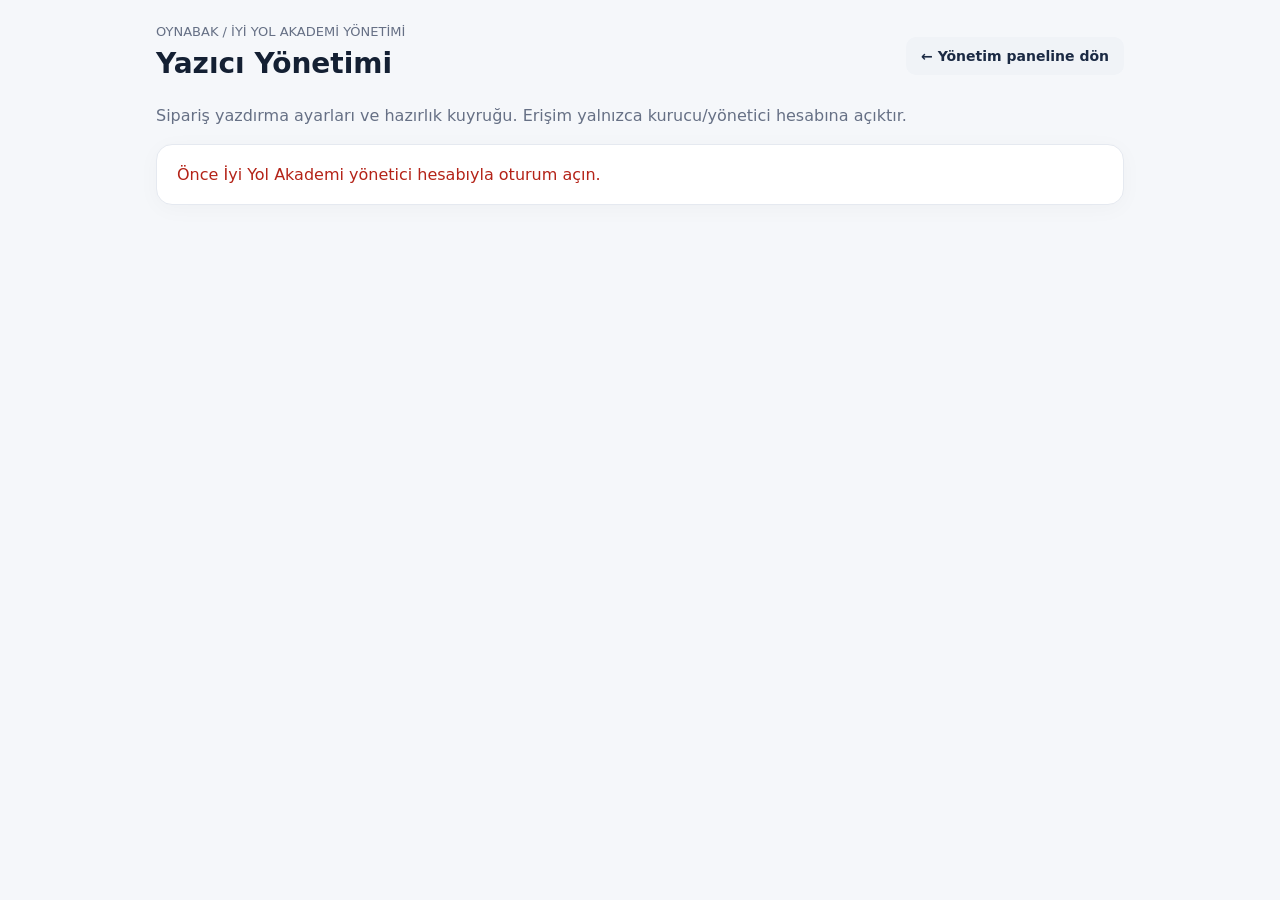
<file: printer-admin.html>
<!doctype html>
<html lang="tr"><head><meta charset="utf-8"><meta name="viewport" content="width=device-width,initial-scale=1">
<title>OynaBak · Yazıcı Yönetimi</title>
<style>
:root{font-family:Inter,system-ui,-apple-system,sans-serif;color:#142033;background:#f5f7fa}
*{box-sizing:border-box}body{margin:0}main{max-width:1000px;margin:auto;padding:24px 16px 60px}
header{display:flex;justify-content:space-between;align-items:center;gap:16px;flex-wrap:wrap}
h1{font-size:28px;margin:8px 0}p{color:#667085;line-height:1.5}.card{background:white;border:1px solid #e5e9f0;border-radius:16px;padding:20px;margin:16px 0;box-shadow:0 4px 22px #10182808}
.grid{display:grid;grid-template-columns:repeat(auto-fit,minmax(210px,1fr));gap:14px}
label{display:grid;gap:6px;font-weight:650;font-size:13px}select,input{padding:12px;border:1px solid #cdd5df;border-radius:10px;background:white;color:#142033;max-width:100%;font:inherit}
button,.btn{border:0;border-radius:10px;padding:11px 15px;background:#192b44;color:#fff;font:700 14px system-ui;cursor:pointer;text-decoration:none}
button:disabled{opacity:.5;cursor:not-allowed}.light{background:#f0f3f7;color:#1b2a44}.muted{color:#667085;font-size:13px}
.notice{background:#fff8e6;border:1px solid #f5daa0;border-radius:10px;padding:12px;color:#704b0b;font-size:13px}
.status{font-weight:700}.item{border-top:1px solid #edf0f3;padding:12px 0;display:flex;justify-content:space-between;gap:12px;flex-wrap:wrap}
pre{overflow:auto;background:#f7f9fc;padding:12px;border-radius:10px;white-space:pre-wrap}
#error{color:#b42318;font-weight:700}.ok{color:#067647}
</style></head><body><main>
<header><div><div class="muted">OYNABAK / İYİ YOL AKADEMİ YÖNETİMİ</div><h1>Yazıcı Yönetimi</h1></div><a class="btn light" href="/#panel">← Yönetim paneline dön</a></header>
<p>Sipariş yazdırma ayarları ve hazırlık kuyruğu. Erişim yalnızca kurucu/yönetici hesabına açıktır.</p>
<div id="message" class="card">Güvenli oturum kontrol ediliyor…</div>
<div id="content" hidden>
<div class="card"><label>İşletme<select id="venue"></select></label></div>
<div class="card"><h2 style="margin-top:0">Windows Akıllı Uygulama Denetimi Engeli İçin Tarayıcıdan Yazdırma</h2>
<p>İmzasız Windows EXE programı engelleniyorsa OynaBak'ın tarayıcı yazdırma merkezini kullanın. Bu yöntem özel EXE veya Windows güvenliğini kapatmayı gerektirmez.</p>
<a href="./printer-browser.html" target="_blank" rel="noopener noreferrer" class="btn">Tarayıcı Yazdırma Merkezini Aç</a>
<div class="notice">Tarayıcı yöntemi, her fiş için Windows yazdırma penceresinden çalışan onayı gerektirir; tam otomatik sessiz baskı değildir. Yazıcı Windows'ta kurulmuş ve doğru varsayılan yazıcı olarak seçilmiş olmalıdır. Aynı işletmede eski otomatik EXE bağlantısını eşzamanlı çalıştırmayın.</div>
</div>
<div class="card"><h2 style="margin-top:0">Windows Hızlı Yazıcı Kurulumu</h2>
<p>İşletmenin Windows bilgisayarına Node.js kurmadan tek programla yazıcı bağlayın. Yazıcı Ethernet kablosuyla aynı ağa bağlı olmalı.</p>
<div class="notice">Ücretsiz bağlantı yöntemi: resmî Node.js LTS kurulumu + OynaBak bağlantı dosyası. Ücretli sertifika veya imzasız özel EXE gerektirmez. Windows güvenliğini kapatmayın.</div>
<a href="https://github.com/iyiyolakademi-cpu/oynabak/releases/tag/printer-free-v1" target="_blank" rel="noopener noreferrer" class="btn">Ücretsiz Yazıcı Bağlantısını İndir</a>
<p class="muted">Önce <a href="https://nodejs.org/en/download" target="_blank" rel="noopener noreferrer">resmî Node.js LTS</a> kurulur. ZIP dosyası ayıklanır, <b>KURULUM-BASLAT.cmd</b> çift tıklanır. Cihaz Eşleştir → Yazıcıyı Seç → Test Fişi → Etkinleştir. ZIP henüz yayımlanmadıysa önce derleme tamamlanmalıdır.</p>
</div>
<div class="card"><h2 style="margin-top:0">Yazıcı ayarları</h2>
<div class="notice">Gerçek yazıcı testi tamamlanmadan otomatik yazdırmayı etkinleştirmeyin. Cihaz eşleştirme ve test sonrası yalnızca İyi Yol Akademi yöneticisi etkinleştirebilir.</div>
<form id="settings" style="margin-top:18px">
<div class="grid">
<label>Bağlantı türü<select name="connection_type"><option value="ethernet">Ethernet / Ağ</option></select></label>
<label>Kağıt genişliği<select name="paper_width_mm"><option value="80">80 mm</option><option value="58">58 mm</option></select></label>
<label>Fiş yönlendirmesi<select name="station"><option value="all">Tüm ürünler (QR siparişleri)</option></select></label>
</div>
<div class="notice" style="margin-top:14px">Gerçek yazıcıdan deneme fişi çıkmadan otomatik yazdırmayı açmayın. İşletme bilgisayarında KURULUM-BASLAT.cmd çalıştırıp kâğıt ve Türkçe karakterleri doğrulayın.</div>
<div style="display:grid;gap:10px;margin:14px 0">
<label style="display:flex;gap:9px;align-items:center"><input type="checkbox" name="enabled" id="printerEnabled"> Yazıcı servisini etkinleştir</label>
<label style="display:flex;gap:9px;align-items:center"><input type="checkbox" name="auto_print" id="printerAuto"> Müşteri QR siparişi verdiğinde doğrudan yazıcıya gönder</label>
<label style="display:flex;gap:9px;align-items:center"><input type="checkbox" id="physicalTest"> Gerçek test fişini aldım, kâğıdı ve Türkçe karakterleri kontrol ettim</label>
</div>
<button type="submit" id="save">Yazıcı Ayarlarını Kaydet</button>
</form></div>
<div class="card"><h2 style="margin-top:0">Otomatik Kasa + Mutfak (2 Ayrı Yazıcı)</h2>
<div class="notice">Bu modda aynı QR siparişi için iki ayrı iş oluşturulur: <b>Mutfak fişi</b> ve <b>Kasa fişi</b>. İşler birbirinden bağımsız tamamlanır. Eski tek yazıcı agentini kapatın, iki yazıcı kurulumunu kullanın.</div>
<p>Windows bilgisayara ücretsiz, resmi Node.js LTS kurun. <b>KASA-MUTFAK-KURULUM.cmd</b> ile kasa ve mutfak yazıcılarını ayrı ayrı eşleştirin. Her ikisinden de gerçek test fişi aldıktan sonra iki yazıcı modunu açın.</p>
<p><a class="btn light" href="https://github.com/iyiyolakademi-cpu/oynabak/releases/tag/printer-dual-free-v1" target="_blank" rel="noopener noreferrer">2 Yazıcı Ücretsiz Kurulumu</a></p>
<label style="display:flex;gap:9px;align-items:center;margin:12px 0"><input type="checkbox" id="dualMode"> Kasa + Mutfak iki ayrı otomatik yazıcı modu</label>
<div style="display:flex;gap:10px;flex-wrap:wrap"><button id="saveDual" type="button">2 Yazıcı Ayarını Kaydet</button><button class="light" id="refreshDual" type="button">Kasa ve Mutfak Kuyruğunu Yenile</button></div>
<p class="muted">Önce yukarıdaki genel yazıcı ayarlarında servisi etkinleştirin ve otomatik yazdırmayı açın. İki gerçek test fişini doğrulayın; ardından bu modu etkinleştirin. Yazdırılmamış işleri olan aktif iki yazıcı modu kapatılamaz.</p>
<div id="dualJobs"></div>
</div>
<div class="card"><h2 style="margin-top:0">Eşleştirilmiş Yazıcı Cihazları</h2>
<p class="muted">Her bilgisayara yalnızca seçili işletmenin sipariş kuyruğunu açan özel cihaz anahtarı verilir. Anahtar yalnızca oluşturulurken görüntülenir.</p>
<div class="grid"><label>Cihaz adı<input id="deviceName" placeholder="Ör. Mutfak bilgisayarı" maxlength="80" value="Mutfak bilgisayarı"></label>
<div style="align-self:end"><button id="pairDevice" type="button">+ Cihaz Eşleştir</button></div></div>
<div id="secretBox" hidden class="notice" style="margin-top:12px"><b>Cihaz anahtarı – şimdi kopyala ve güvenle sakla:</b><pre id="deviceToken"></pre><button id="copyToken" type="button">Anahtarı Kopyala</button><p class="muted">Bu anahtar tekrar gösterilmeyecek. Kimseyle paylaşmayın.</p></div>
<div id="deviceList" style="margin-top:12px"></div></div>
<div class="card"><h2 style="margin-top:0">Yazdırma kuyruğu</h2><p class="muted">Yalnızca yönetici görebilir. Yazdırma işlemi bu sayfadan başlatılmaz.</p>
<button id="refresh" type="button" class="light">Kuyruğu yenile</button><div id="jobs"></div></div>
</div>
</main>
<script src="assets/supabase-client.bundle.js"></script>
<script>
'use strict';
const db=window.supabase?.createClient('https://qacmubkcierbpxmdtsph.supabase.co','sb_publishable_RU5vtZxlqK2dMD-LWuwUaA_Eak6b9cj');
const $=id=>document.getElementById(id);
const esc=x=>String(x??'').replace(/[&<>"']/g,c=>({'&':'&amp;','<':'&lt;','>':'&gt;','"':'&quot;',"'":'&#39;'}[c]));
let venueList=[],selected='';
function notice(s,bad=false){$('message').hidden=false;$('message').textContent=s;$('message').style.color=bad?'#b42318':'#067647'}
async function verify(){
 if(!db)throw Error('Supabase bağlantısı kurulamadı.');
 const {data:session,error:se}=await db.auth.getUser();
 if(se||!session?.user)throw Error('Önce İyi Yol Akademi yönetici hesabıyla oturum açın.');
 const {data:me,error:meErr}=await db.rpc('ob_me');
 if(meErr||me?.role!=='admin')throw Error('Bu bölüme yalnızca İyi Yol Akademi kurucu/yönetici hesabı erişebilir.');
 const {data:admin,error:ae}=await db.rpc('ob_admin_data');
 if(ae)throw Error(ae.message);
 venueList=admin?.venues||[];
 $('venue').innerHTML=venueList.map(v=>'<option value="'+esc(v.id)+'">'+esc(v.name)+'</option>').join('');
 if(!venueList.length)throw Error('Henüz işletme bulunamadı.');
 $('content').hidden=false;
 notice('Yönetici oturumu doğrulandı. Otomatik yazdırma devre dışı.');
 await load();
}
async function load(){
 selected=$('venue').value;
 $('secretBox').hidden=true;
 $('deviceToken').textContent='';
 const [settings,jobs]=await Promise.all([
  db.from('ob_printer_settings').select('venue_id,connection_type,paper_width_mm,station,enabled,auto_print').eq('venue_id',selected).maybeSingle(),
  db.from('ob_print_jobs').select('id,order_request_id,table_no,status,station,created_at,payload,last_error').eq('venue_id',selected).order('created_at',{ascending:false}).limit(30)
 ]);
 if(settings.error)throw Error(settings.error.message);
 if(jobs.error)throw Error(jobs.error.message);
 await loadDevices();
 await loadDual();
 const s=settings.data||{};
 for(const name of ['connection_type','paper_width_mm','station']){
  $('settings').elements[name].value=String(s[name]??({connection_type:'ethernet',paper_width_mm:80,station:'all'}[name]));
 }
 $('printerEnabled').checked=Boolean(s.enabled);
 $('printerAuto').checked=Boolean(s.auto_print);
 $('physicalTest').checked=false;
 if(s.enabled||s.auto_print)notice('Dikkat: Bu işletme için eski yapılandırmada yazdırma açık görünüyor. Bu ekran etkinleştirme yapmaz.',true);
 const list=jobs.data||[];
 $('jobs').innerHTML=list.length?list.map(j=>'<div class="item"><div><b>Masa '+esc(j.table_no)+'</b> · '+esc(j.station)+'<div class="muted">'+esc(new Date(j.created_at).toLocaleString('tr-TR'))+'</div></div><div><strong class="status">'+esc(j.status)+'</strong> '+(['printing','failed','printed'].includes(j.status)?'<button class="light" type="button" data-retry="'+esc(j.id)+'">Kontrollü tekrar</button>':'')+'</div></div>').join(''):'<p>Henüz yazdırma görevi yok.</p>';
}
async function loadDevices(){
 const {data,error}=await db.rpc('ob_print_admin_devices',{p_venue_id:selected});
 if(error)throw Error(error.message);
 const rows=Array.isArray(data)?data:[];
 $('deviceList').innerHTML=rows.length?rows.map(d=>'<div class="item"><div><b>'+esc(d.name)+'</b><div class="muted">'+(d.active?'Aktif':'İptal edildi')+' · Son iletişim: '+(d.last_seen_at?esc(new Date(d.last_seen_at).toLocaleString('tr-TR')):'Henüz yok')+'</div></div>'+(d.active?'<button type="button" class="light" data-revoke="'+esc(d.id)+'">Erişimi Kapat</button>':'')+'</div>').join(''):'<p class="muted">Bu işletmede henüz eşleştirilmiş cihaz yok.</p>';
}
async function isDeviceRecentlyOnline(){
 const {data,error}=await db.rpc('ob_print_admin_devices',{p_venue_id:selected});
 if(error)throw Error(error.message);
 const cutoff=Date.now()-10*60*1000;
 return Array.isArray(data)&&data.some(d=>d.active&&d.last_seen_at&&new Date(d.last_seen_at).getTime()>cutoff);
}
$('pairDevice').addEventListener('click',async()=>{
 const button=$('pairDevice');button.disabled=true;
 try{
  const p_name=$('deviceName').value.trim();
  if(!p_name)throw Error('Cihaz adı gerekli.');
  const {data,error}=await db.rpc('ob_print_admin_pair',{p_venue_id:selected,p_name});
  if(error)throw Error(error.message);
  $('deviceToken').textContent=data.device_token;
  $('secretBox').hidden=false;
  await loadDevices();
  notice('Cihaz anahtarı oluşturuldu. Yalnızca bir kez gösterilir.');
 }catch(e){notice(e.message,true)}finally{button.disabled=false}
});
$('copyToken').addEventListener('click',async()=>{
 try{await navigator.clipboard.writeText($('deviceToken').textContent);notice('Anahtar kopyalandı. Güvenli saklayın.')}
 catch(e){notice('Panoya kopyalama başarısız. Anahtarı elle kopyalayın.',true)}
});
$('deviceList').addEventListener('click',async(e)=>{
 const id=e.target.closest('[data-revoke]')?.dataset.revoke;
 if(!id||!confirm('Bu cihazın OynaBak yazdırma erişimi hemen kapatılsın mı?'))return;
 const {data,error}=await db.rpc('ob_print_admin_revoke',{p_id:id});
 if(error||!data){notice(error?.message||'Cihaz bulunamadı.',true);return}
 await loadDevices();notice('Cihaz erişimi kapatıldı.');
});
$('jobs').addEventListener('click',async(e)=>{
 const id=e.target.closest('[data-retry]')?.dataset.retry;
 if(!id)return;
 if(!confirm('DİKKAT: Fiş daha önce basılmış olabilir. Fiziksel yazıcıyı ve siparişi kontrol ettiniz mi?'))return;
 const reason=prompt('Tekrar yazdırma gerekçesi (en az 5 karakter):');
 if(reason===null)return;
 if(reason.trim().length<5){notice('Gerekçe en az 5 karakter olmalı.',true);return}
 const {data,error}=await db.rpc('ob_print_admin_retry',{p_job_id:id,p_reason:reason.trim()});
 if(error||!data){notice(error?.message||'Yeniden kuyruğa alınamadı',true);return}
 notice('Kontrollü tekrar kaydedildi. İş kuyruğuna eklendi.');
 await load();
});


let dualEnabled=false;
async function loadDual(){
 const {data,error}=await db.rpc('ob_dual_admin_status',{p_venue_id:selected});
 if(error)throw Error(error.message);
 dualEnabled=Boolean(data?.enabled);
 $('dualMode').checked=dualEnabled;
 const outputs=Array.isArray(data?.outputs)?data.outputs:[];
 $('dualJobs').innerHTML=outputs.length?outputs.map(o=>{
  const station=o.station==='kitchen'?'MUTFAK':'KASA';
  const date=new Date(o.created_at).toLocaleString('tr-TR');
  const needs=['printing','failed','printed'].includes(o.status);
  return '<div class="item"><div><b>'+station+' · Masa '+esc(o.table_no)+'</b>'+
    '<div class="muted">'+esc(date)+' · '+esc(o.status)+(o.last_error?' · '+esc(o.last_error):'')+'</div></div>'+
    '<div>'+(needs?'<button type="button" class="light" data-dual-retry="'+esc(o.id)+'">Yalnız '+station+' fişini tekrar bas</button>':'')+'</div></div>';
 }).join(''):'<p class="muted">Bu işletmede henüz iki yazıcıya ait yazdırma görevi yok.</p>';
}
$('saveDual').addEventListener('click',async()=>{
 const enabled=$('dualMode').checked;
 const b=$('saveDual');b.disabled=true;
 try{
  if(enabled){
   if(!$('printerEnabled').checked||!$('printerAuto').checked)
    throw Error('Önce genel Yazıcı Ayarları bölümünden servis ve otomatik yazdırmayı kaydedin.');
   if(!$('physicalTest').checked)
    throw Error('Mutfak VE kasa için gerçek fiziksel test fişlerini aldıysan yukarıdaki fiziksel test kutusunu işaretle.');
   if(!await isDeviceRecentlyOnline())
    throw Error('İşletmedeki OynaBak yazdırma bilgisayarı çevrimiçi görünmüyor.');
   if(!confirm('İKİ YAZICI fiziksel olarak test edildi mi? Eski tek yazıcı programı kapalı mı? Onayla: Kasa ve mutfak ikisine de otomatik fiş gönderilecek.'))return;
  }else if(!confirm('İki yazıcı modunu devre dışı bırakmak istiyor musun? Bekleyen işler varsa reddedilecektir.'))return;
  const {data,error}=await db.rpc('ob_dual_admin_config',{p_venue_id:selected,p_enabled:enabled});
  if(error||!data)throw Error(error?.message||'İki yazıcı ayarı kaydedilemedi.');
  notice(enabled?'Kasa + mutfak otomatik baskısı etkinleştirildi.':'İki yazıcı modu kapatıldı.');
  await loadDual();
 }catch(err){$('dualMode').checked=dualEnabled;notice(err.message,true)}
 finally{b.disabled=false}
});
$('refreshDual').addEventListener('click',()=>loadDual().catch(e=>notice(e.message,true)));
$('dualJobs').addEventListener('click',async event=>{
 const id=event.target.closest('[data-dual-retry]')?.dataset.dualRetry;
 if(!id)return;
 if(!confirm('DİKKAT: Fiş daha önce basılmış olabilir. İlgili yazıcıdan çıkan fiziksel fişi kontrol ettiniz mi?'))return;
 const reason=prompt('Yalnız bu yazıcıya tekrar basma gerekçesi (en az 5 karakter):');
 if(reason===null)return;
 if(reason.trim().length<5){notice('Gerekçe en az 5 karakter olmalı.',true);return}
 const {data,error}=await db.rpc('ob_dual_admin_retry',{p_output_id:id,p_reason:reason.trim()});
 if(error||!data){notice(error?.message||'Tekrar baskı kaydedilemedi',true);return}
 notice('Yalnız seçilen yazıcıya kontrollü tekrar baskı kuyruğa alındı.');
 await loadDual();
});

$('venue').addEventListener('change',()=>load().catch(e=>notice(e.message,true)));
$('refresh').addEventListener('click',()=>load().catch(e=>notice(e.message,true)));
$('settings').addEventListener('submit',async e=>{
 e.preventDefault();
 const b=$('save');b.disabled=true;
 try{
  const f=new FormData($('settings'));
  const {data:user,error:ue}=await db.auth.getUser();if(ue||!user?.user)throw Error('Oturum bulunamadı.');
  const enable=Boolean(f.get('enabled')),auto=Boolean(f.get('auto_print'));
  if(auto&&!enable)throw Error('Otomatik yazdırma için yazıcı servisi etkin olmalı.');
  if(enable){
   if(!await isDeviceRecentlyOnline())throw Error('Bu işletmede son 10 dakikada çevrimiçi olmuş eşleştirilmiş cihaz yok. Yerel servisi çalıştırın.');
   if(!$('physicalTest').checked)throw Error('Önce gerçek test fişini kontrol ettiğinizi işaretleyin.');
   if(!confirm('Gerçek yazıcı testini doğruladınız. Bu işletmenin siparişleri yazıcıya gönderilsin mi?'))return;
  }
  const payload={venue_id:selected,connection_type:String(f.get('connection_type')),paper_width_mm:Number(f.get('paper_width_mm')),station:String(f.get('station')),enabled:enable,auto_print:auto,updated_at:new Date().toISOString(),updated_by:user.user.id};
  const {error}=await db.from('ob_printer_settings').upsert(payload,{onConflict:'venue_id'});
  if(error)throw Error(error.message);
  notice(auto?'Otomatik yazdırma yalnızca seçilen işletme için etkin.':enable?'Yazıcı servisi etkin, otomatik baskı kapalı.':'Ayarlar kaydedildi. Otomatik yazdırma kapalı.');
  await load();
 }catch(err){notice(err.message,true)}finally{b.disabled=false}
});
verify().catch(e=>notice(e.message,true));
</script></body></html>
</file>
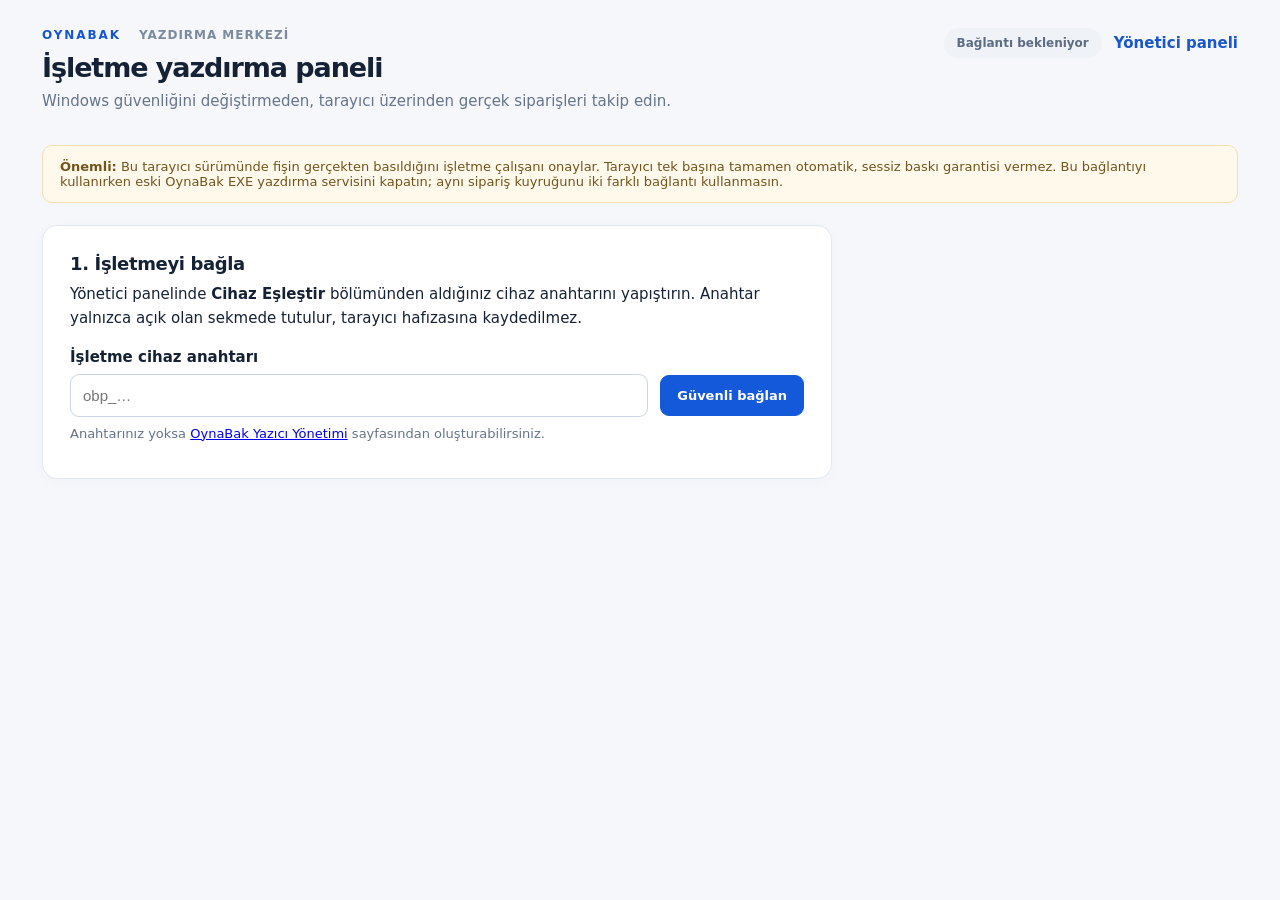
<file: printer-browser.html>
<!doctype html>
<html lang="tr">
<head>
<meta charset="utf-8">
<meta name="viewport" content="width=device-width,initial-scale=1">
<meta name="robots" content="noindex,nofollow">
<meta http-equiv="Content-Security-Policy" content="default-src 'none'; script-src 'self'; style-src 'self'; connect-src https://qacmubkcierbpxmdtsph.supabase.co; img-src 'self' data:; base-uri 'none'; form-action 'none'; frame-ancestors 'none'">
<title>OynaBak Yazdırma Merkezi | Tarayıcı</title>
<link rel="stylesheet" href="./printer-browser.css">
</head>
<body>
<main class="app" id="app">
  <header>
    <div><div class="brand">OYNABAK <span>YAZDIRMA MERKEZİ</span></div>
      <h1>İşletme yazdırma paneli</h1>
      <p class="muted">Windows güvenliğini değiştirmeden, tarayıcı üzerinden gerçek siparişleri takip edin.</p></div>
    <div class="top-actions"><span class="pill muted-pill" id="state">Bağlantı bekleniyor</span>
      <a href="./printer-admin.html" target="_blank" rel="noopener">Yönetici paneli</a></div>
  </header>
  <div class="notice" role="note"><strong>Önemli:</strong> Bu tarayıcı sürümünde fişin gerçekten basıldığını işletme çalışanı onaylar. Tarayıcı tek başına tamamen otomatik, sessiz baskı garantisi vermez. Bu bağlantıyı kullanırken eski OynaBak EXE yazdırma servisini kapatın; aynı sipariş kuyruğunu iki farklı bağlantı kullanmasın.</div>

  <section class="panel login" id="pairing">
    <h2>1. İşletmeyi bağla</h2>
    <p>Yönetici panelinde <strong>Cihaz Eşleştir</strong> bölümünden aldığınız cihaz anahtarını yapıştırın. Anahtar yalnızca açık olan sekmede tutulur, tarayıcı hafızasına kaydedilmez.</p>
    <label for="token">İşletme cihaz anahtarı</label>
    <div class="input-row"><input id="token" type="password" spellcheck="false" autocomplete="off" placeholder="obp_…">
      <button id="pair" class="primary">Güvenli bağlan</button></div>
    <p class="small muted">Anahtarınız yoksa <a href="./printer-admin.html" target="_blank" rel="noopener">OynaBak Yazıcı Yönetimi</a> sayfasından oluşturabilirsiniz.</p>
  </section>

  <section id="business" hidden>
    <div class="panel overview">
      <div><p class="eyebrow">BAĞLI İŞLETME</p><h2 id="venue">—</h2><p class="muted" id="device">—</p></div>
      <div class="side"><span class="pill" id="auto-state">—</span><button id="disconnect" class="light">Bağlantıyı kes</button></div>
    </div>
    <div class="metrics">
      <article class="panel"><div class="number" id="printed">—</div><div class="muted">Bugün gönderilen fiş</div></article>
      <article class="panel"><div class="number" id="pending">—</div><div class="muted">Bekleyen fiş</div></article>
      <article class="panel"><div class="number" id="failed">—</div><div class="muted">Hatalı fiş</div></article>
      <article class="panel"><div class="number" id="review">—</div><div class="muted">Kontrol gereken</div></article>
    </div>
    <div class="split">
      <section class="panel">
        <div class="panel-title"><div><h2>Son siparişler</h2><p class="muted small">Yalnızca eşleştirilmiş işletmeye ait gerçek kayıtlar</p></div><button id="refresh" class="light">Yenile</button></div>
        <div class="tablewrap"><table><thead><tr><th>Zaman</th><th>Masa</th><th>Ürünler</th><th>Durum</th></tr></thead><tbody id="rows"><tr><td colspan="4">Henüz sipariş yok.</td></tr></tbody></table></div>
        <p class="small muted" id="updated">Henüz güncellenmedi</p>
      </section>
      <aside class="panel controls">
        <h2>Yazdırma işlemleri</h2>
        <p class="muted">Bu bilgisayarda yazıcı sürücüsünü kurup Windows'ta varsayılan yazıcı olarak seçin.</p>
        <button id="test" class="light wide">Fiziksel test fişi aç</button>
        <button id="claim" class="primary wide">Sıradaki siparişi hazırla</button>
        <p class="small muted">Önce test fişini Windows yazdırma penceresinden basın. Gerçek kâğıdı doğrulayın. Bir sipariş hazırlanırken sayfayı kapatmayın.</p>
        <div class="divider"></div>
        <p class="small" id="instructions">Siparişler ancak yönetici panelinden otomatik yazdırma/kuyruk etkinleştirildiğinde alınabilir. Bu tarayıcı yönteminde operatör onayı gerekir.</p>
      </aside>
    </div>
  </section>
  <p class="alert" id="alert" role="status" aria-live="polite"></p>
</main>

<div class="overlay" id="print-modal" hidden>
  <div class="print-dialog">
    <div class="dialog-header"><div><h2 id="print-heading">Yazdırılacak fiş</h2><p id="print-context" class="small muted">Gerçek basımı kontrol edin</p></div></div>
    <div class="receipt" id="receipt"></div>
    <div class="print-actions">
      <button id="print-now" class="primary">Yazdırma penceresini aç</button>
      <button id="confirm" class="success" hidden>Fiş kâğıda çıktı, onayla</button>
      <button id="close-modal" class="light">Kapat</button>
    </div>
    <p id="print-warning" class="small muted"></p>
  </div>
</div>
<script src="./printer-browser.js" defer></script>
</body>
</html>
</file>
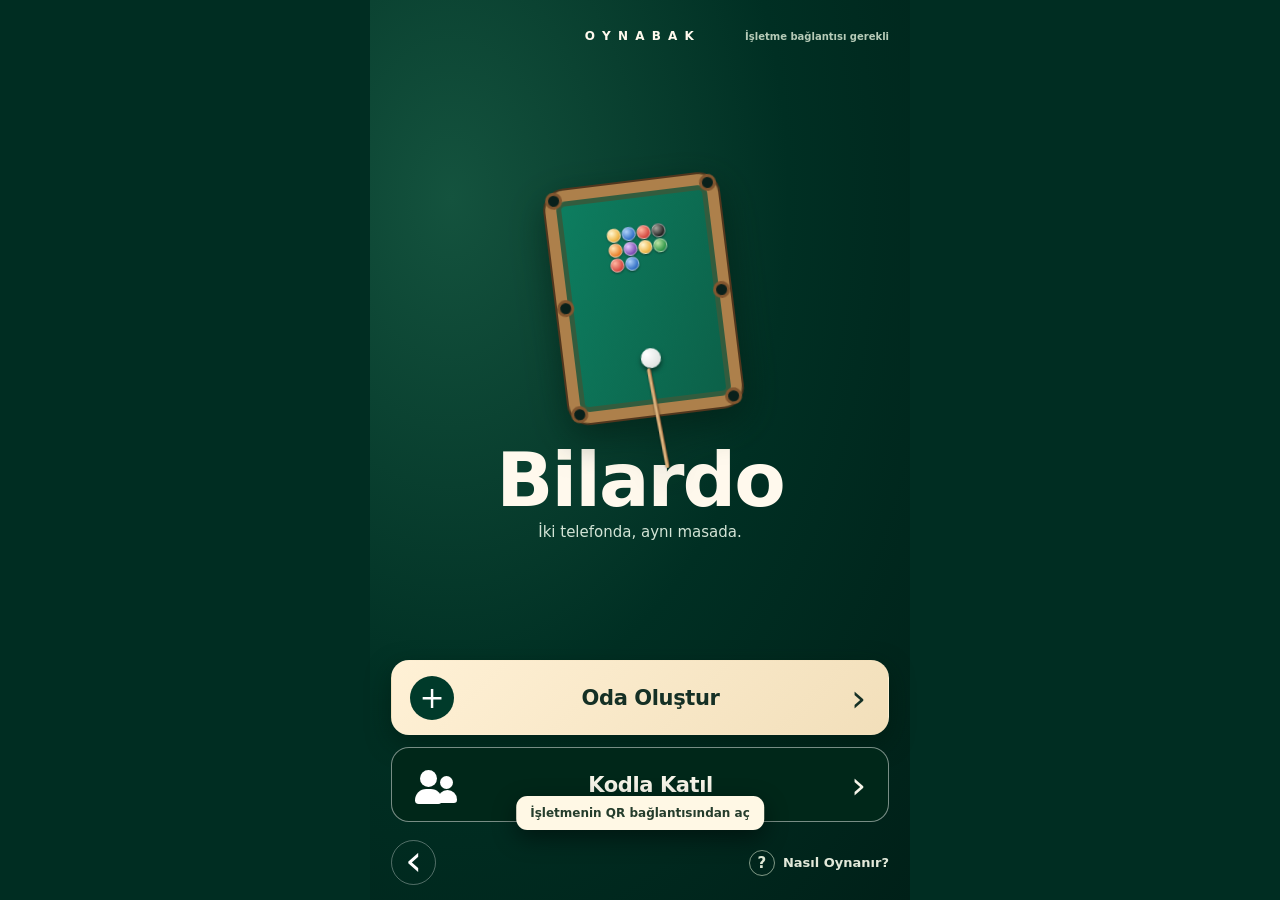
<file: games/bilardo.html>
<!doctype html>
<html lang="tr">
<head>
<meta charset="utf-8">
<meta name="viewport" content="width=device-width,initial-scale=1,viewport-fit=cover">
<meta name="theme-color" content="#003226">
<meta name="robots" content="noindex,nofollow">
<title>Bilardo · OynaBak</title>
<link rel="stylesheet" href="./bilardo.css?v=20261030-scorefix9">
<script src="../assets/supabase-client.bundle.js"></script>
<script defer src="./bilardo.js?v=20261030-scorefix9"></script>
</head>
<body>
<main>
<section id="lobby" class="lobby">
 <div id="welcome" class="welcome">
  <header class="brand-head"><strong>O Y N A B A K</strong><span id="network">Bağlanıyor</span></header>
  <div class="welcome-center">
   <div class="cover-art" aria-hidden="true">
    <div class="cover-table"><span class="cover-pocket tl"></span><span class="cover-pocket tr"></span><span class="cover-pocket bl"></span><span class="cover-pocket br"></span><span class="cover-pocket ml"></span><span class="cover-pocket mr"></span>
     <div class="cover-rack">
      <span class="cover-ball yellow"></span><span class="cover-ball blue"></span><span class="cover-ball red"></span><span class="cover-ball black"></span><span class="cover-ball orange"></span><span class="cover-ball purple"></span><span class="cover-ball yellow"></span><span class="cover-ball green"></span><span class="cover-ball red"></span><span class="cover-ball blue"></span>
     </div>
     <span class="cover-cueball"></span><span class="cover-stick"></span>
    </div>
   </div>
   <h1>Bilardo</h1><p>İki telefonda, aynı masada.</p>
  </div>
  <div class="welcome-bottom">
   <div class="actions">
    <button id="createChoose" class="cta primary" type="button"><span class="cta-icon">+</span><strong>Oda Oluştur</strong><span class="cta-arrow">›</span></button>
    <button id="joinChoose" class="cta outlined" type="button"><span class="players-mark" aria-hidden="true"><i></i><i></i></span><strong>Kodla Katıl</strong><span class="cta-arrow">›</span></button>
   </div>
   <button id="resume" class="resume" type="button" hidden>Son masama dön</button>
   <footer><a id="back" href="../#play" aria-label="Oyun listesine geri dön">‹</a><button id="rulesOpen" type="button"><span class="help-dot">?</span> Nasıl Oynanır?</button></footer>
  </div>
 </div>
 <div id="setup" class="setup" hidden>
  <header><button id="setupBack" aria-label="Geri dön" type="button">‹</button><strong>OYNABAK / BİLARDO</strong><small>2 KİŞİ</small></header>
  <div class="setup-heading"><div class="setup-ball" aria-hidden="true">8</div><span>CANLI BİLARDO</span><h2 id="setupTitle">Yeni masa oluştur</h2><p id="setupDesc">Masanı oluştur, 4 haneli kodunu arkadaşına gönder.</p></div>
  <div class="setup-card">
   <label for="name">OYUNCU ADIN</label><input id="name" type="text" minlength="2" maxlength="18" placeholder="Adını yaz" autocomplete="nickname">
   <form id="createForm"><p>Bir kişi kırmızı, diğeri mavi toplarla oynar.</p><button type="submit">Oda Oluştur <span>→</span></button></form>
   <form id="joinForm" hidden><label for="code">4 HANELİ ODA KODU</label><input id="code" type="text" maxlength="4" inputmode="numeric" pattern="[0-9]{4}" placeholder="0000" autocomplete="one-time-code"><p>Arkadaşından aldığın kodu yaz.</p><button type="submit">Masaya Katıl <span>→</span></button></form>
  </div><p class="setup-small">Telefonu çevirmeden, dikey ekranda oyna.</p>
 </div>
</section>
<section id="game" class="game" hidden>
 <div class="table-shell">
  <div class="table-wrap">
   <canvas id="table" aria-label="Dikey bilardo masası. Beyaz topu geriye doğru sürükleyip bırakarak vur."></canvas>
   <div id="waiting" class="table-wait"><strong>Rakip bekleniyor</strong><p>4 haneli kodunu arkadaşınla paylaş.</p></div>
   <div id="ballHint" class="ball-hint" hidden>Beyaz topu yerleştirmek için masaya dokun.</div>
  </div>
  <div class="game-header" aria-live="polite">
   <button id="copy" type="button" class="room" aria-label="Oda kodunu kopyala"><small>ODA</small><strong id="roomLabel">----</strong></button>
   <div class="game-status"><strong id="status">Rakip bekleniyor</strong><small id="presence">Bağlanıyor</small></div>
  </div>
  <div class="players" aria-hidden="true">
   <div class="person opp"><span class="colour-dot blue"></span><span><small>RAKİP</small><strong id="oppName">Bekleniyor</strong></span><b id="oppScore">7</b></div>
   <div class="person me"><span class="colour-dot red"></span><span><small>SEN</small><strong id="myName">Oyuncu</strong></span><b id="myScore">7</b></div>
  </div>
  <div id="turnAnnouncement" class="turn-announcement" role="status" aria-live="polite" aria-atomic="true" hidden><strong id="turnAnnouncementText">Sıra sende</strong><span id="turnAnnouncementColor">MAVİ OYNUYOR</span></div>
  <div class="side-score" aria-label="Kalan mavi ve kırmızı toplar">
    <strong id="bluePotted" class="score-blue">0</strong>
    <span class="score-separator">·</span>
    <strong id="redPotted" class="score-red">0</strong>
  </div>
  <button id="leave" class="side-exit" type="button" aria-label="Bilardo oyunundan çık">EXIT</button>
  <div class="controls"><div class="control-copy"><strong id="turnLabel">Rakip bekleniyor</strong><span id="actionHint">İki oyuncu katılınca başlayacak.</span></div><div class="power"><span>GÜÇ</span><div class="track"><div id="powerFill"></div></div></div></div>
 </div>
</section>
</main>
<div id="toast" class="toast" role="alert" hidden></div>
<div id="rulesModal" class="rules-overlay" hidden><div class="rules-box" role="dialog" aria-modal="true" aria-labelledby="rulesTitle">
 <div class="rules-head"><span>BİLARDO · OYNABAK</span><button id="rulesClose" type="button" aria-label="Kapat">×</button></div>
 <h2 id="rulesTitle">Nasıl Oynanır?</h2>
 <p>OynaBak Bilardo, iki kişilik 8-top oyununun kırmızı-mavi uyarlamasıdır. Telefonu çevirmeden beyaz topu geriye çekip bırakarak vuruş yaparsın.</p>
 <ol>
  <li><strong>Kırmızı ve Mavi:</strong> Bir oyuncu 7 kırmızı, diğeri 7 mavi topu toplar. Oyuna ilk başlayan oyuncu açılış vuruşunu yapar.</li>
  <li><strong>Geçerli vuruş:</strong> Açılış hariç önce kendi rengindeki topa temas etmelisin. Ardından bir top cebe girmeli veya herhangi bir top banta değmelidir.</li>
  <li><strong>Sıra:</strong> Kurallara uygun şekilde kendi topunu cebe sokarsan yeniden oynarsın. Sokamazsan sıra rakibe geçer.</li>
  <li><strong>Faul:</strong> Beyaz topu cebe sokmak, yanlış renge veya siyah 8'e erken vurmak, hiçbir topa değmemek ya da temas sonrasında cep/bant olmaması fauldür.</li>
  <li><strong>Faul sonrası:</strong> Sıra rakibe geçer ve rakip beyaz topu masadaki boş bir yere yerleştirerek devam eder.</li>
  <li><strong>Siyah 8:</strong> Kendi rengindeki 7 topu bitirdikten sonra oynarsın. Önce masada gireceği cebi seç. 8'i yanlış cebe, erken veya faulle sokarsan kaybedersin.</li>
  <li><strong>İki telefon:</strong> Masanın kenar rengi sırası gelen oyuncuyu gösterir. O oyuncuda “Sıra sende”, diğerinde “Sıra onda” yazar.</li>
 </ol>
 <p class="rules-note">Bu, mobil oynanışa uyarlanmış 8-top modudur; profesyonel turnuvalardaki tüm açılış seçenekleri ve her vuruşta cep beyanı bulunmaz; siyah 8 için cep seçimi zorunludur.</p>
 <button id="rulesDone" type="button">Anladım</button>
 </div></div>
<div id="winnerModal" class="winner-overlay" hidden><div class="winner-box"><div class="winner-ball">8</div><h2 id="winnerTitle">Maç tamamlandı</h2><p id="winnerText"></p><button id="winnerExit" type="button">Oyunlara dön</button></div></div>
</body>
</html>
</file>
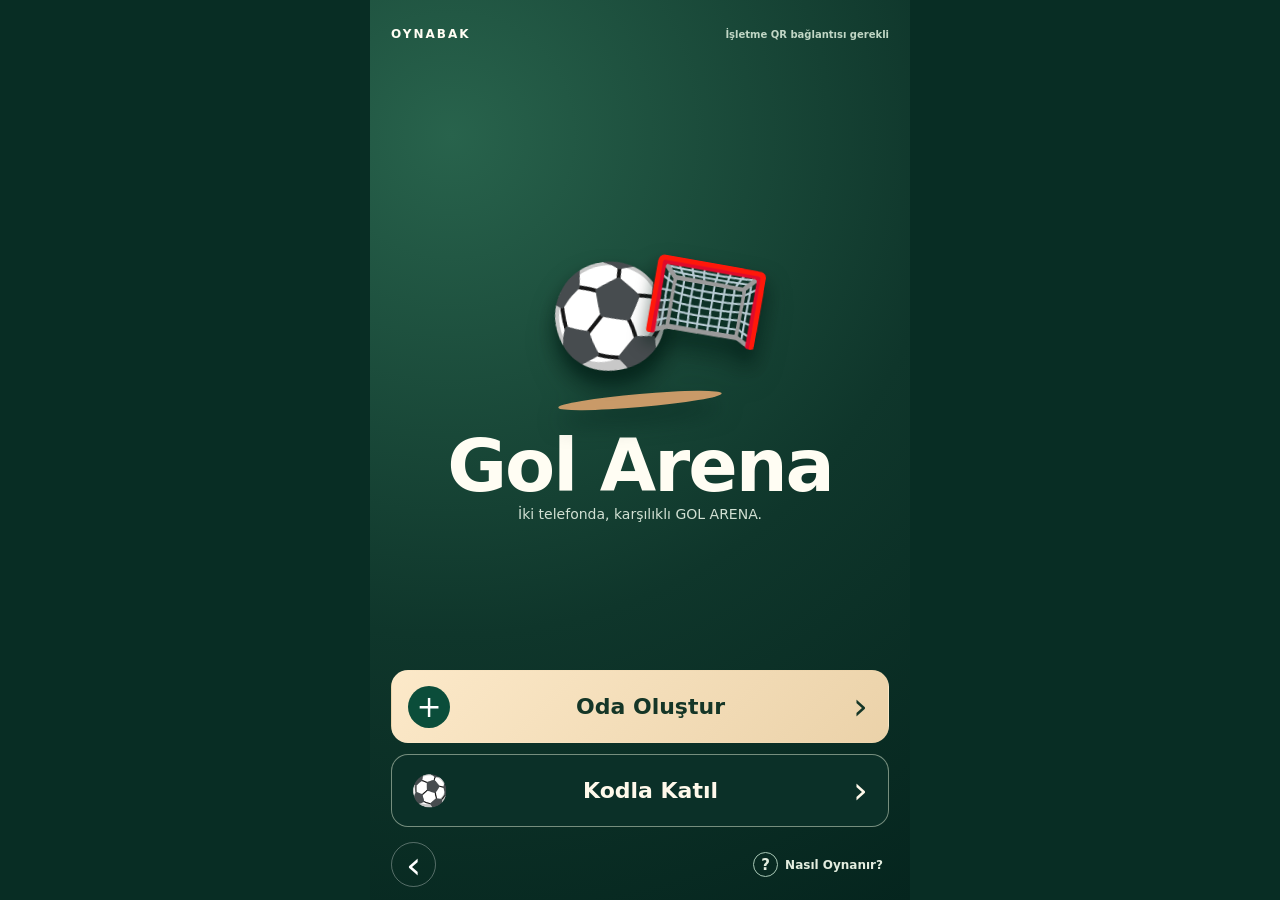
<file: games/gol-arena.html>
<!doctype html>
<html lang="tr">
<head>
<meta charset="utf-8">
<meta name="viewport" content="width=device-width,initial-scale=1,viewport-fit=cover">
<meta name="theme-color" content="#0e352b">
<meta name="robots" content="noindex,nofollow">
<title>Gol Arena · OynaBak</title>
<link rel="stylesheet" href="./gol-arena.css?v=20261030-turnsync5">
<script src="../assets/supabase-client.bundle.js"></script>
<script defer src="./gol-arena.js?v=20261030-turnsync5"></script>
</head>
<body>
<main>
 <section id="lobby" class="lobby">
  <div id="welcome" class="welcome">
   <header class="lobby-header"><b>OYNABAK</b><span id="network">Bağlanıyor</span></header>
   <div class="welcome-hero">
    <div class="chess-art" aria-hidden="true"><span class="art-light">⚽</span><span class="art-dark">🥅</span><span class="art-board"></span></div>
    <h1>Gol Arena</h1><p>İki telefonda, karşılıklı GOL ARENA.</p>
   </div>
   <div class="welcome-actions">
    <button id="chooseCreate" class="lobby-action primary" type="button"><span class="action-icon">+</span><strong>Oda Oluştur</strong><span class="chevron">›</span></button>
    <button id="chooseJoin" class="lobby-action secondary" type="button"><span class="action-icon users">⚽</span><strong>Kodla Katıl</strong><span class="chevron">›</span></button>
    <button id="resume" type="button" class="resume" hidden>Son oyuna dön</button>
   </div>
   <footer class="lobby-footer"><a id="back" href="../#play" aria-label="Oyunlara geri dön">‹</a><button id="rulesOpen" type="button"><span class="question">?</span> Nasıl Oynanır?</button></footer>
  </div>
  <div id="setup" class="setup" hidden>
   <header><button id="setupBack" type="button" aria-label="Geri">‹</button><b>OYNABAK / GOL ARENA</b><span>2 KİŞİ</span></header>
   <div class="setup-intro"><div class="setup-symbol">⚽</div><small>CANLI GOL ARENA</small><h2 id="setupTitle">Oda oluştur</h2><p id="setupDescription">Oda kodunu paylaş, karşılıklı futbol oyna.</p></div>
   <div class="setup-card">
    <label for="playerName">OYUNCU ADIN</label>
    <input id="playerName" type="text" maxlength="18" minlength="2" placeholder="Adını yaz" autocomplete="nickname">
    <form id="createForm"><p>Mavi ve kırmızı takımlar otomatik belirlenir.</p>
<label for="goalTarget">MAÇ UZUNLUĞU</label><select id="goalTarget"><option value="3">İlk 3 Gol</option><option value="5">İlk 5 Gol</option></select><button type="submit">Oda Oluştur <span>→</span></button></form>
    <form id="joinForm" hidden><label for="roomCode">4 HANELİ KOD</label><input id="roomCode" type="text" inputmode="numeric" maxlength="4" pattern="[0-9]{4}" placeholder="0000" autocomplete="one-time-code"><p>Arkadaşının oluşturduğu oda kodunu yaz.</p><button type="submit">Masaya Katıl <span>→</span></button></form>
   </div>
   <p class="setup-note">Mavi ve kırmızı takım oyuncuları kendi sahalarını alttan görür.</p>
  </div>
 </section>
 <section id="game" class="game" hidden>
 <header class="game-bar">
  <button id="copyRoom" class="room-code" type="button"><small>ODA</small><b id="roomLabel">----</b></button>
  <div class="game-label"><b>Gol Arena</b><span id="presence">Rakip bekleniyor</span></div>
  <button id="exit" class="exit" type="button">Çıkış</button>
 </header>
 <div class="game-inner">
  <div class="score-panel"><div class="team-score blue"><small id="blueName">Mavi</small><b id="blueScore">0</b></div><div class="score-center"><span id="scoreMode">İLK 3 GOL</span><b id="gameStatus">Rakip bekleniyor</b></div><div class="team-score red"><small id="redName">Kırmızı</small><b id="redScore">0</b></div></div>
  <div class="pitch-wrap">
   <canvas id="pitch" aria-label="Gol Arena sahası. Kendi mavi veya kırmızı oyuncunu geriye sürükleyip bırak." width="600" height="940"></canvas>
   <div id="waiting" class="wait-layer" hidden><span class="waiting-piece">⚽</span><b>Rakip bekleniyor</b><small>Oda kodunu paylaş.</small></div>
   <div id="goalBanner" class="goal-banner" hidden>GOOOL!</div>
  </div>
  <div class="turn-bar"><span id="turnDot" class="turn-dot"></span><b id="turnText">Rakip bekleniyor</b><span id="turnHint">Önce kendi oyuncuna dokun</span></div>
  <div class="game-tools"><button id="rulesInGame" type="button">? Kurallar</button><button id="resign" type="button">Pes Et</button></div>
 </div>
 <div id="turnAnnouncement" class="turn-announcement" hidden><b id="announcementTitle">Sıra sende</b><span id="announcementSubtitle">MAVİ OYNUYOR</span></div>
</section>
</main>
<div id="confirmModal" class="overlay" hidden><div class="dialog"><h2>Maçtan ayrılmak istiyor musun?</h2><p>Maç rakibin galibiyetiyle sonuçlanır.</p><div class="dialog-actions"><button id="cancelResign" class="outline" type="button">Vazgeç</button><button id="confirmResign" type="button">Pes Et</button></div></div></div>
<div id="finishModal" class="overlay" hidden><div class="dialog finish-dialog"><span class="finish-icon">🏆</span><h2 id="finishTitle">Maç sona erdi</h2><p id="finishReason"></p><button id="finishExit" type="button">Oyunlara Dön</button></div></div>
<div id="rulesModal" class="overlay" hidden><div class="dialog rules-dialog"><div class="rules-heading"><span>OYNABAK · GOL ARENA</span><button id="rulesClose" type="button" aria-label="Kapat">×</button></div><h2>Nasıl Oynanır?</h2><p>Gol Arena iki telefonda oynanan sıra tabanlı futbol düellosudur. Her oyuncu kendi beş futbolcusunu ekranın altından görür.</p><ol><li>Bir mavi, bir kırmızı takım vardır. Mavi takım başlar.</li><li>Sıra sendeyken kendi futbolcuna dokunarak seç, ardından parmağını geriye çekip bırak. Oyuncu topa çarparak kaleye göndermeye çalışır.</li><li>Top veya oyuncular durana kadar yeni şut atılamaz. Sonra sıra rakibe geçer.</li><li>Top rakip kaleye girerse gol kazanırsın. 3 veya 5 gole ilk ulaşan takım maçı kazanır.</li><li>Oda koduyla iki farklı telefon veya bilgisayar bağlanabilir.</li></ol><button id="rulesDone" type="button">Anladım</button></div></div>
<div id="toast" class="toast" role="alert" hidden></div>
</body>
</html>
</file>
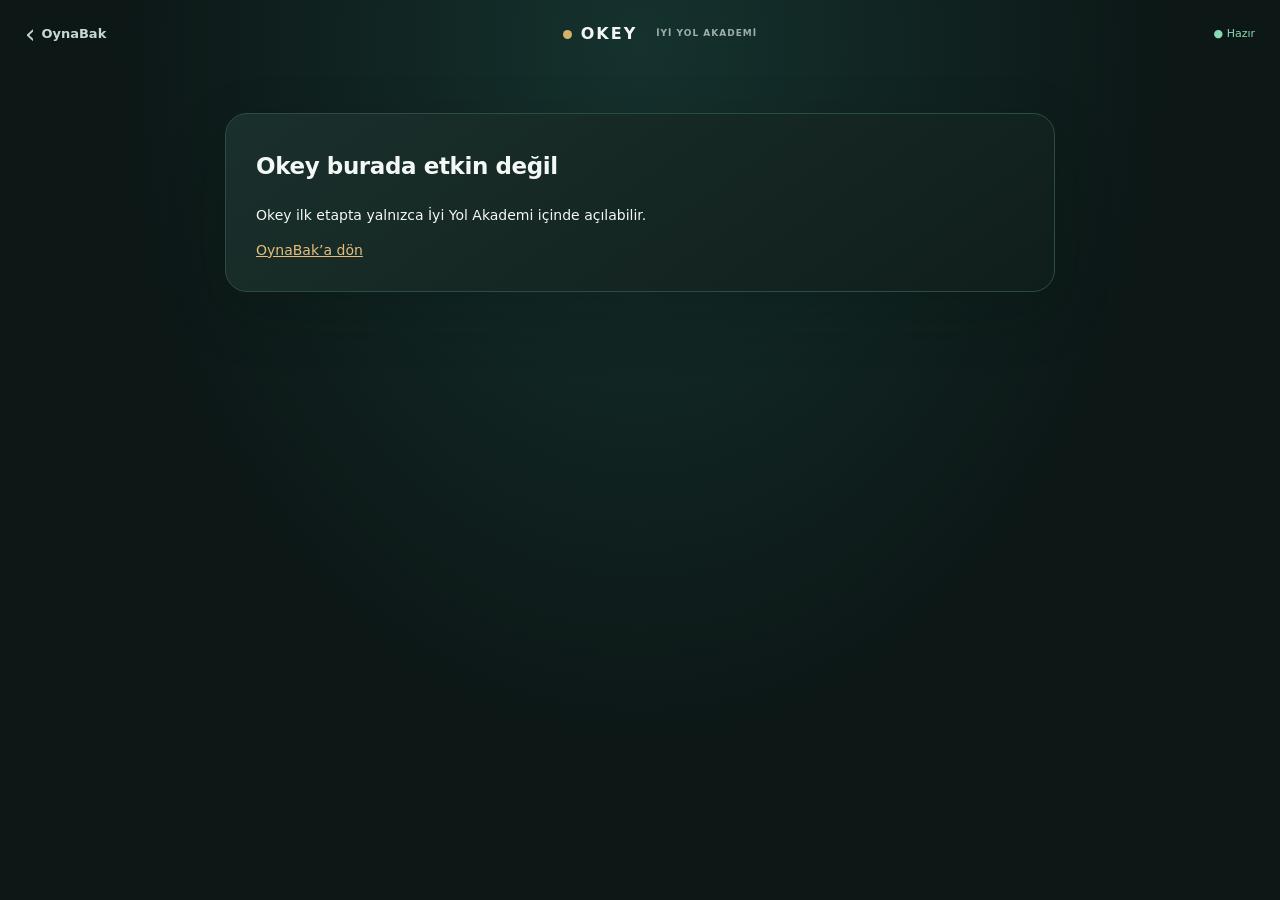
<file: games/okey.html>
<!doctype html>
<html lang="tr">
<head>
<meta charset="utf-8">
<meta name="viewport" content="width=device-width,initial-scale=1,viewport-fit=cover">
<meta name="theme-color" content="#112c25">
<meta name="robots" content="noindex,nofollow">
<meta name="referrer" content="strict-origin-when-cross-origin">
<title>Okey · OynaBak</title>
<link rel="icon" href="../favicon.png">
<link rel="stylesheet" href="./okey.css">
<link rel="stylesheet" href="./okey-landscape.css">
<script src="../assets/supabase-client.bundle.js"></script>
<script defer src="./okey-touch.js"></script>
<script defer src="./okey.js"></script>
</head>
<body>
<header class="topbar">
 <a class="back" id="goBack" href="../#play" aria-label="OynaBak oyunlarına dön">‹ <span>OynaBak</span></a>
 <div class="brand"><span class="brand-dot"></span> OKEY <small>İYİ YOL AKADEMİ</small></div>
 <div id="connection" class="connection" aria-live="polite">● Bağlanıyor</div>
</header>
<main>
 <section id="lobby" class="lobby" aria-labelledby="lobby-title">
  <div class="hero"><p class="kicker">4 KİŞİ · KLASİK OKEY</p><h1 id="lobby-title">Okey masasına hoş geldin.</h1><p>Adını yaz, masanı kur ya da arkadaşının masasına katıl.</p></div>
  <div class="panel lobby-simple">
   <label class="name-label" for="playerName">Oyuncu adın</label>
   <input id="playerName" name="playerName" maxlength="18" minlength="2" autocomplete="nickname" placeholder="Örneğin: Berke" required>
   <div class="lobby-choice" role="tablist" aria-label="Nasıl oynamak istersin?">
    <button id="modeCreate" role="tab" type="button" aria-selected="true" aria-controls="newGame" class="choice active">+ <b>Masa Kur</b><small>Arkadaşlarını davet et</small></button>
    <button id="modeJoin" role="tab" type="button" aria-selected="false" aria-controls="joinGame" class="choice">⌗ <b>Kodla Katıl</b><small>Hazır masaya gir</small></button>
   </div>
   <form id="newGame"><p class="fine">Tek dokunuşla masa açılır. Oluşan kodu üç arkadaşına gönder.</p><button type="submit" class="primary">Masayı Kur <span>→</span></button></form>
   <form id="joinGame" hidden>
    <label for="roomCode">Arkadaşının 6 karakterli masa kodu</label>
    <input id="roomCode" name="code" maxlength="6" minlength="6" spellcheck="false" autocapitalize="characters" autocomplete="off" placeholder="Örn. A1B2C3" required>
    <button type="submit" class="primary">Masaya Katıl <span>→</span></button>
   </form>
  </div>
  <button id="resume" class="resume" type="button" hidden>Son oyununa geri dön</button>
  <p class="rules-note">Dört kişi katılınca oyun otomatik başlar. Telefonu yatay tutarak tam ekranda oynayabilirsin.</p>
 </section>
 <section id="tableView" class="game" hidden>
  <div class="game-meta">
   <div><small>MASA KODU</small><button id="copyRoom" class="room-code" aria-label="Masa kodunu kopyala"><span id="roomText">------</span> <span class="copy-icon">⧉</span></button></div>
   <div id="roundStatus" class="round-status" aria-live="polite">Oyuncular bekleniyor</div>
   <button id="shareRoom" class="secondary share-room" type="button">↗ Davet Et</button>
   <button id="fullscreenBtn" class="secondary fullscreen-toggle" type="button" aria-label="Yatay tam ekranı aç">⛶ Tam Ekran</button>
   <button id="leaveTable" class="secondary" title="Başka masaya geç">↔ Başka masa</button>
  </div>
  <div class="felt-wrap">
    <div class="table-surface">
      <div class="table-glow" aria-hidden="true"></div>
      <div id="north" class="seat north"><span class="avatar">?</span><span class="seat-name">Bekleniyor</span><small>0 taş</small></div>
      <div id="west" class="seat west"><span class="avatar">?</span><span class="seat-name">Bekleniyor</span><small>0 taş</small></div>
      <div id="east" class="seat east"><span class="avatar">?</span><span class="seat-name">Bekleniyor</span><small>0 taş</small></div>
      <div class="board-center">
        <div class="deck-title">GÖSTERGE <span id="jokerLabel">Okey —</span></div>
        <div class="center-tiles">
          <div class="indicator-tile" id="indicator"></div>
          <button id="drawStack" class="stack" aria-label="Ortadan taş çek"><span class="stack-backs" aria-hidden="true"></span><b>Taş Çek</b><small id="stockCount">— taş</small></button>
          <button id="takeDiscard" class="last-discard" aria-label="Atılan taşı al"><span id="discardTile" class="mini-placeholder">—</span><small>Yerden Al</small></button>
        </div>
        <div id="waitingPanel" class="waiting-panel">Diğer oyuncular bekleniyor…</div>
      </div>
      <div id="south" class="seat south"><span class="avatar">?</span><span class="seat-name">Sen</span><small>0 taş</small></div>
    </div>
  </div>
  <section class="rack-wrap" aria-label="Elindeki taşlar">
   <div class="rack-toolbar"><div><strong>TAŞLARIN</strong><small id="handCount">0 taş</small></div><div class="toolbar-actions"><button id="sortColors" type="button">Renklere göre</button><button id="sortNumbers" type="button">Sayıya göre</button></div></div>
   <div id="rack" class="rack" role="list" aria-live="off"></div>
   <div id="rackDropHint" class="rack-drop-hint" aria-hidden="true">Taşı buraya sürükleyerek çek</div>
   <div class="rack-footer">
    <span id="turnHint">Dört oyuncu katılınca oyun başlar.</span>
    <div class="rack-actions">
      <button id="moveLeft" type="button" class="secondary" aria-label="Seçili taşı sola kaydır">←</button>
      <button id="moveRight" type="button" class="secondary" aria-label="Seçili taşı sağa kaydır">→</button>
      <button id="discardBtn" type="button" class="accent" disabled>Taş At</button>
      <button id="finishBtn" type="button" class="finish" disabled>Bitir ✓</button>
    </div>
   </div>
  </section>
  <p class="game-help">Bir taşı seçerek sola/sağa taşıyabilir veya sürükleyerek dizilimini değiştirebilirsin. Bitir'e basınca son taşı atarsın; kalan 14 taşın kurallara uygunluğu sunucuda kontrol edilir.</p>
 </section>
</main>
<div id="toast" class="toast" role="alert" hidden></div>
<div id="gameEnd" class="end-overlay" hidden><div class="end-card"><div class="end-trophy">🏆</div><h2 id="endTitle">Oyun bitti</h2><p id="endDescription"></p><button id="newRound" type="button" class="primary">Yeni masa kur</button><button id="closeEnd" type="button" class="secondary">Masada kal</button></div></div>
</body></html>
</file>
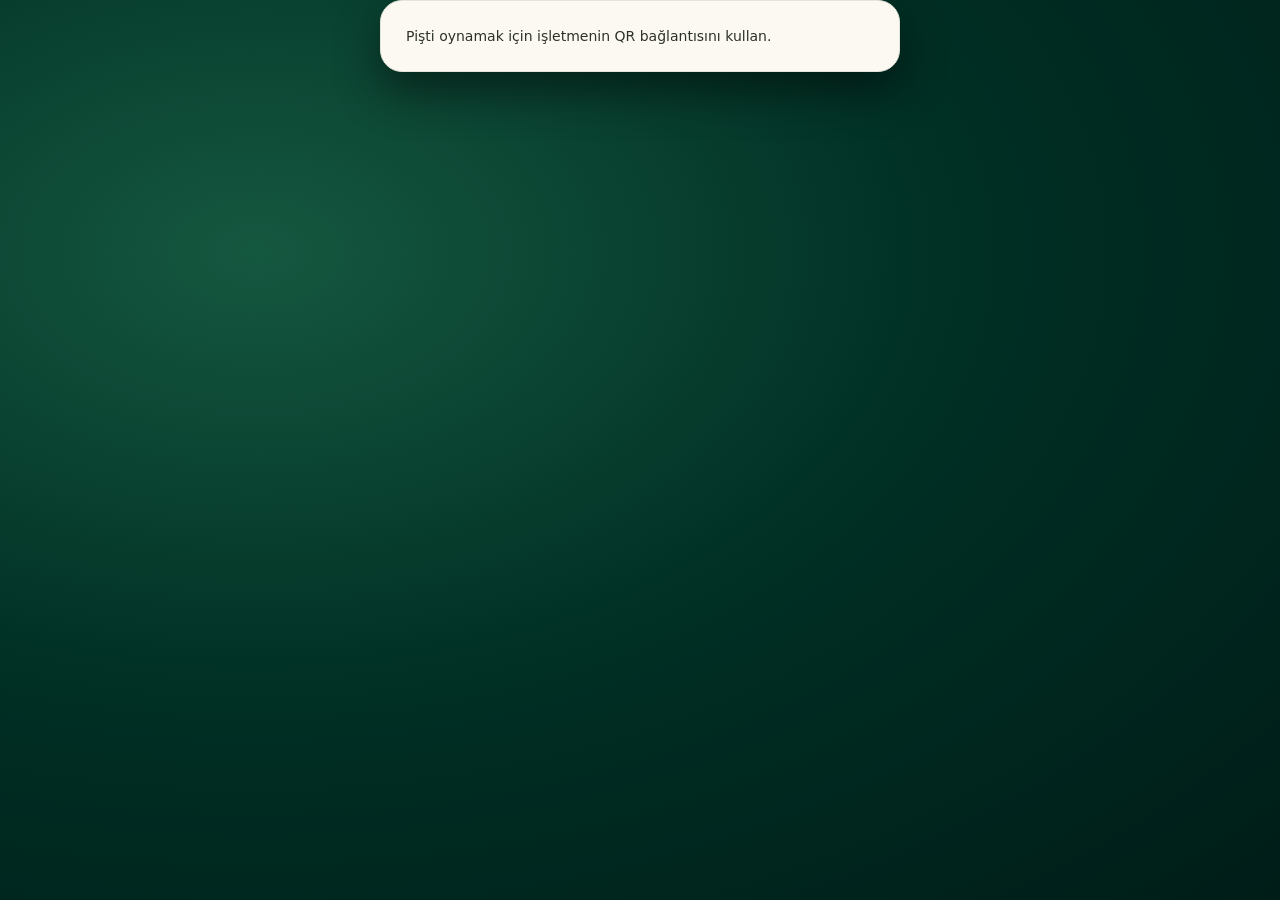
<file: games/pisti.html>
<!doctype html>
<html lang="tr">
<head>
<meta charset="utf-8">
<meta name="viewport" content="width=device-width,initial-scale=1,viewport-fit=cover">
<meta name="theme-color" content="#112c25">
<meta name="robots" content="noindex,nofollow">
<title>Pişti · OynaBak</title>
<link rel="stylesheet" href="./pisti.css?v=20261030-portrait3">
<script src="../assets/supabase-client.bundle.js"></script>
<script defer src="./pisti.js?v=20261030-responsive2"></script>
</head>
<body>

<main>
 <section id="lobby" class="lobby pisti-lobby-v3" aria-labelledby="lobbyTitle">
  <div id="lobbyHome" class="welcome-stage">
   <div class="welcome-top">
    <span class="welcome-wordmark">OYNABAK</span>
    <span id="network" class="network welcome-network" role="status" aria-live="polite">Bağlanıyor</span>
   </div>
   <div class="welcome-center">
    <div class="welcome-art" aria-hidden="true">
      <div class="playing-card ace-card">
       <span class="card-rank">A<small>♠</small></span><span class="card-suit-large">♠</span><span class="card-rank card-rank-bottom">A<small>♠</small></span>
      </div>
      <div class="playing-card king-card">
       <span class="card-rank">K<small>♥</small></span><span class="king-crown">♛</span><span class="card-suit-large">♥</span><span class="card-rank card-rank-bottom">K<small>♥</small></span>
      </div>
     </div>
     <h1 id="lobbyTitle">Pişti</h1>
     <p class="welcome-subtitle">Arkadaşınla klasik kart oyunu.</p>
   </div>
   <div class="welcome-bottom">
    <div class="welcome-actions">
     <button id="chooseCreate" type="button" class="welcome-action welcome-create" aria-label="Pişti için yeni oda oluştur">
      <span class="welcome-action-symbol" aria-hidden="true">+</span><strong>Oda Oluştur</strong><span class="welcome-action-chevron" aria-hidden="true">›</span>
     </button>
     <button id="chooseJoin" type="button" class="welcome-action welcome-join" aria-label="Dört haneli kodla Pişti odasına katıl">
      <span class="welcome-action-symbol people-symbol" aria-hidden="true"><span></span><span></span></span><strong>Kodla Katıl</strong><span class="welcome-action-chevron" aria-hidden="true">›</span>
     </button>
    </div>
    <button id="resume" class="resume welcome-resume" type="button" hidden>Son masama dön</button>
    <div class="welcome-footer">
     <a id="back" class="welcome-back" href="../#play" aria-label="OynaBak oyunlarına geri dön">‹</a>
     <button id="rulesOpen" class="welcome-rules" type="button"><span class="rules-info-icon" aria-hidden="true">?</span> Nasıl Oynanır?</button>
    </div>
   </div>
  </div>
  <div id="lobbySetup" class="setup-stage" hidden>
   <div class="setup-bar">
    <button id="setupBack" class="setup-back" type="button" aria-label="Oda seçim ekranına dön">‹</button>
    <span>OYNABAK <em>/</em> PİŞTİ</span>
    <span class="setup-tag">2 KİŞİLİK</span>
   </div>
   <div class="setup-heading">
    <div class="setup-suit" aria-hidden="true">♠</div>
    <p>CANLI PİŞTİ</p>
    <h2 id="pistiFormTitle">Yeni oyun oluştur</h2>
    <span id="setupDescription">Oda oluştur, modunu seç ve dört haneli kodunu arkadaşınla paylaş.</span>
   </div>
   <div class="lobby-card setup-card">
    <label for="playerName">OYUNCU ADIN</label>
    <input id="playerName" type="text" maxlength="18" minlength="2" autocomplete="nickname" placeholder="Nasıl hitap edelim?">
    <form id="createForm">
    <fieldset class="match-mode-fieldset">
      <legend>OYUN MODUNU SEÇ</legend>
      <div id="matchModes" class="match-mode-grid" role="group" aria-label="Pişti maç türü">
        <button type="button" class="mode-card" data-mode="quick" aria-pressed="false"><span class="mode-value">51</span><span class="mode-copy"><strong>Hızlı Maç</strong><small>51 puana ilk ulaşan</small></span></button>
        <button type="button" class="mode-card active" data-mode="classic" aria-pressed="true"><span class="mode-value">101</span><span class="mode-copy"><strong>Klasik Maç</strong><small>101 puana ilk ulaşan</small></span></button>
        <button type="button" class="mode-card" data-mode="long" aria-pressed="false"><span class="mode-value">151</span><span class="mode-copy"><strong>Uzun Maç</strong><small>151 puana ilk ulaşan</small></span></button>
        <button type="button" class="mode-card" data-mode="single" aria-pressed="false"><span class="mode-value mode-one-round">1 EL</span><span class="mode-copy"><strong>Tek El</strong><small>Bir destede en yüksek puan</small></span></button>
      </div>
    </fieldset>
     <p class="form-help">Seçtiğin oyun modunu arkadaşın da aynı şekilde oynayacak.</p>
     <button type="submit" class="start-button"><span>Odayı Oluştur</span><span aria-hidden="true">→</span></button>
    </form>
    <form id="joinForm" hidden>
     <label for="joinCode">ODA KODU <span>4 RAKAM</span></label>
     <input id="joinCode" maxlength="4" minlength="4" inputmode="numeric" pattern="[0-9]{4}" autocomplete="one-time-code" spellcheck="false" placeholder="0000">
     <p class="form-help">Arkadaşının paylaştığı kodu gir. Oyun modu otomatik uygulanacak.</p>
     <button type="submit" class="start-button"><span>Masaya Katıl</span><span aria-hidden="true">→</span></button>
    </form>
   </div>
   <p class="setup-help">İki farklı telefondan aynı masaya bağlanabilirsiniz.</p>
  </div>
 </section>
 <section id="game" class="game" hidden>
  <div class="game-topline">
   <div class="room-box"><small>MASA KODU</small><button id="copyCode" type="button" aria-label="Masa kodunu kopyala"><span id="roomLabel">----</span> <span>⧉</span></button></div>
   <div id="statusText" class="turn-pill" aria-live="polite">Oyuncu bekleniyor</div>
   <button id="invite" class="mini-action" type="button">↗ Davet</button>
   <button id="switchRoom" class="mini-action exit-action" type="button">Çıkış</button>
  </div>
  <div class="scoreboard" aria-label="Maç puanları">
   <div class="score-person opponent-score"><span id="opponentName">Rakip bekleniyor</span><strong id="opponentPoints">0</strong><small id="opponentCollected">0 kart topladı</small></div>
   <div class="score-center"><span id="targetCaption">HEDEF</span><strong id="targetValue">101</strong><small id="roundLabel">1. EL</small></div>
   <div class="score-person self-score"><span id="selfName">Sen</span><strong id="selfPoints">0</strong><small id="selfCollected">0 kart topladın</small></div>
  </div>
  <div id="openingBanner" class="first-turn-banner" aria-live="polite" hidden><span class="banner-mark" aria-hidden="true">01</span><span id="openingText">İlk oyuncu belirleniyor</span></div>
  <div id="felt" class="felt">
   <div class="felt-pattern" aria-hidden="true"></div>
   <div class="opponent-area">
    <div id="opponentAvatar" class="player-avatar">?</div>
    <div class="opponent-label"><b id="topOpponentName">Rakip bekleniyor</b><small id="opponentTurn">Diğer oyuncu bağlanıyor…</small></div>
    <div id="opponentHand" class="opponent-hand" aria-label="Rakibin kapalı kartları"></div>
   </div>
   <div id="pileDrop" class="play-area" aria-label="Kart oynama alanı">
    <div id="cardDeck" class="stock-pile"><span class="card-back"></span><small id="stockLabel">40 kart</small></div>
    <div id="centerPile" class="center-pile"><span id="pileCard" class="empty-pile">Kartlar buraya</span><small id="pileLabel">Ortada 0 kart</small></div>
    <span id="playHint" class="play-hint">Bir kart oyna</span>
   </div>
   <div class="player-area"><div class="player-dot"></div><span id="bottomName">Sen</span><small id="bottomTurn">Oyuncular bekleniyor</small></div>
  </div>
  <div class="my-rack">
   <div class="rack-caption"><span>ELİNDEKİ KARTLAR</span><span id="handLabel">0 kart</span></div>
   <div id="hand" class="hand" aria-label="Elindeki kartlar"></div>
   <div class="help-line"><span id="actionHint">İkinci oyuncu katılınca oyun başlayacak.</span><span>Karta dokun veya ortaya sürükle</span></div>
  </div>
 </section>
</main>
<div id="toast" class="toast" role="alert" hidden></div>
<div id="rulesModal" class="rules-overlay" hidden>
 <section class="rules-dialog" role="dialog" aria-modal="true" aria-labelledby="rulesHeading">
  <div class="rules-dialog-top"><span>OYNABAK · PİŞTİ</span><button id="rulesClose" type="button" aria-label="Kuralları kapat">×</button></div>
  <h2 id="rulesHeading">Nasıl Oynanır?</h2>
  <p>İki kişi sırayla birer kart oynar. Amaç kartları ve puanları toplamaktır.</p>
  <ol>
   <li>Her oyuncuya dört kart dağıtılır. Dört kart da masaya açılır; üstteki kart görünür.</li>
   <li>Yerdeki üst kartla aynı değerde kart veya vale atarsan yerdeki kartları alırsın.</li>
   <li>Yerde yalnızca bir kart varken aynı değerli kartla alırsan <strong>Pişti +10</strong>; vale ile pişti yaparsan <strong>+20</strong> puan alırsın.</li>
   <li>Kartlar bitince toplanan kartlar ve bonus puanlar hesaplanır.</li>
  </ol>
  <p><strong>Oyun modları:</strong> 51, 101, 151 puanlık maç ya da tek destelik Tek El.</p>
  <button id="rulesDone" class="rules-done" type="button">Anladım</button>
 </section>
</div>

<div id="resultModal" class="modal" hidden>
 <div class="result-card"><div class="result-symbol" id="resultSymbol" aria-hidden="true">♠</div><p class="eyebrow" id="resultEyebrow">EL TAMAMLANDI</p><h2 id="resultTitle">El bitti</h2>
  <div class="result-scores"><div><span id="resultName0">Oyuncu 1</span><strong id="resultScore0">0</strong></div><div><span id="resultName1">Oyuncu 2</span><strong id="resultScore1">0</strong></div></div>
  <p id="resultMessage">Maç devam ediyor.</p>
  <button id="readyButton" type="button" class="start-button">Yeni Ele Hazırım →</button>
  <button id="dismissResult" type="button" class="flat-button">Masayı görüntüle</button>
 </div>
</div>
</body>
</html>
</file>
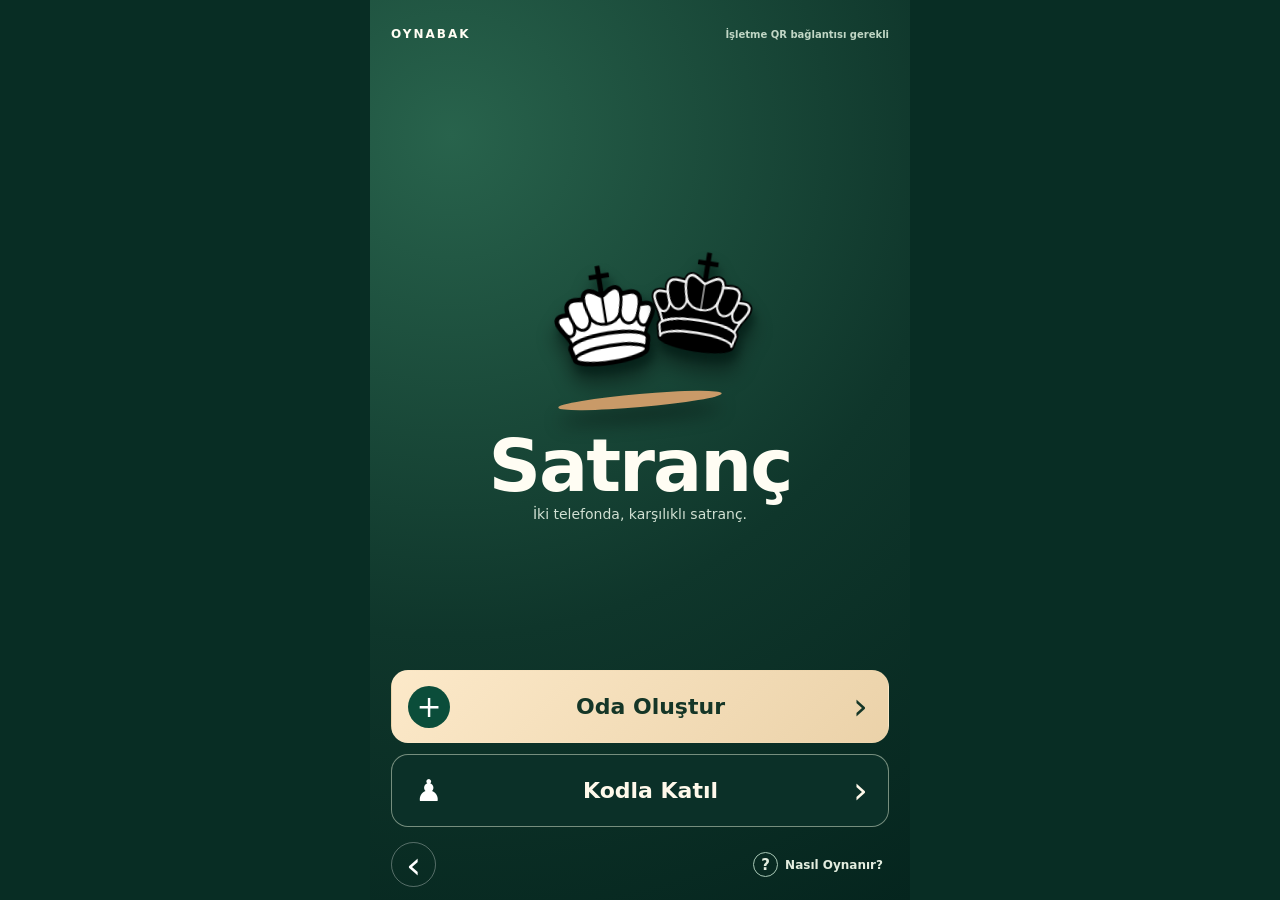
<file: games/satranc.html>
<!doctype html>
<html lang="tr">
<head>
<meta charset="utf-8">
<meta name="viewport" content="width=device-width,initial-scale=1,viewport-fit=cover">
<meta name="theme-color" content="#0e352b">
<meta name="robots" content="noindex,nofollow">
<title>Satranç · OynaBak</title>
<link rel="stylesheet" href="./satranc.css?v=20261030-mono4">
<script src="../assets/supabase-client.bundle.js"></script>
<script defer src="./satranc-pieces.js?v=20261030-mono4"></script>
<script defer src="./satranc-engine.js?v=20261030-mono4"></script>
<script defer src="./satranc.js?v=20261030-mono4"></script>
</head>
<body>
<main>
 <section id="lobby" class="lobby">
  <div id="welcome" class="welcome">
   <header class="lobby-header"><b>OYNABAK</b><span id="network">Bağlanıyor</span></header>
   <div class="welcome-hero">
    <div class="chess-art" aria-hidden="true"><span class="art-light">♔</span><span class="art-dark">♚</span><span class="art-board"></span></div>
    <h1>Satranç</h1><p>İki telefonda, karşılıklı satranç.</p>
   </div>
   <div class="welcome-actions">
    <button id="chooseCreate" class="lobby-action primary" type="button"><span class="action-icon">+</span><strong>Oda Oluştur</strong><span class="chevron">›</span></button>
    <button id="chooseJoin" class="lobby-action secondary" type="button"><span class="action-icon users">♟</span><strong>Kodla Katıl</strong><span class="chevron">›</span></button>
    <button id="resume" type="button" class="resume" hidden>Son oyuna dön</button>
   </div>
   <footer class="lobby-footer"><a id="back" href="../#play" aria-label="Oyunlara geri dön">‹</a><button id="rulesOpen" type="button"><span class="question">?</span> Nasıl Oynanır?</button></footer>
  </div>
  <div id="setup" class="setup" hidden>
   <header><button id="setupBack" type="button" aria-label="Geri">‹</button><b>OYNABAK / SATRANÇ</b><span>2 KİŞİ</span></header>
   <div class="setup-intro"><div class="setup-symbol">♞</div><small>CANLI SATRANÇ</small><h2 id="setupTitle">Oda oluştur</h2><p id="setupDescription">Dört haneli kodla arkadaşını davet et.</p></div>
   <div class="setup-card">
    <label for="playerName">OYUNCU ADIN</label>
    <input id="playerName" type="text" maxlength="18" minlength="2" placeholder="Adını yaz" autocomplete="nickname">
    <form id="createForm"><p>Beyaz ve siyah taraflar otomatik belirlenir.</p><button type="submit">Oda Oluştur <span>→</span></button></form>
    <form id="joinForm" hidden><label for="roomCode">4 HANELİ KOD</label><input id="roomCode" type="text" inputmode="numeric" maxlength="4" pattern="[0-9]{4}" placeholder="0000" autocomplete="one-time-code"><p>Arkadaşının oluşturduğu oda kodunu yaz.</p><button type="submit">Masaya Katıl <span>→</span></button></form>
   </div>
   <p class="setup-note">Beyaz oyuncu beyazları, siyah oyuncu siyahları alttan görür.</p>
  </div>
 </section>
 <section id="game" class="game" hidden>
  <header class="game-bar"><button id="copyRoom" class="room-code" type="button"><small>ODA</small><b id="roomLabel">----</b></button><div class="game-label"><b>Satranç</b><span id="presence">Rakip bekleniyor</span></div><button id="exit" type="button" class="exit">Çıkış</button></header>
  <div class="game-inner">
   <div class="opponent player-panel" id="opponentPanel"><span class="player-avatar" id="opponentIcon">♚</span><span class="player-info"><small>RAKİP</small><b id="opponentName">Bekleniyor</b><span id="opponentColor">Siyah</span></span><span id="opponentTurn" class="turn-marker">○</span></div>
   <div class="board-surround">
    <div id="board" class="chessboard" role="grid" aria-label="Canlı satranç tahtası"></div>
    <div id="waiting" class="wait-layer" hidden><span class="waiting-piece">♞</span><b>Rakip bekleniyor</b><small>Oda kodunu arkadaşına gönder.</small></div>
   </div>
   <div class="self player-panel" id="selfPanel"><span class="player-avatar" id="selfIcon">♔</span><span class="player-info"><small>SEN</small><b id="selfName">Oyuncu</b><span id="selfColor">Beyaz</span></span><span id="selfTurn" class="turn-marker">○</span></div>
   <div class="turn-bar" aria-live="polite"><span id="turnDot" class="turn-dot"></span><b id="turnText">Rakip bekleniyor</b><span id="checkInfo"></span></div>
   <div class="game-tools"><button id="drawOffer" type="button">½ Beraberlik Teklif Et</button><button id="resign" type="button">Pes Et</button></div>
   <div class="move-row"><span>HAMLELER</span><div id="moveHistory">İlk hamleyi bekliyor</div></div>
  </div>
  <div id="turnAnnouncement" class="turn-announcement" hidden aria-live="polite"><b id="announcementTitle">Sıra sende</b><span id="announcementSubtitle">BEYAZ OYNUYOR</span></div>
 </section>
</main>
<div id="promotionModal" class="overlay" hidden><div class="dialog"><h2>Piyon terfisi</h2><p>Piyonun hangi taşa dönüşsün?</p><div class="promotion-pieces" id="promotionPieces"></div><button id="cancelPromotion" class="outline" type="button">Vazgeç</button></div></div>
<div id="drawModal" class="overlay" hidden><div class="dialog"><h2>Beraberlik teklifi</h2><p id="drawMessage">Rakibin beraberlik teklif ediyor.</p><div class="dialog-actions"><button id="declineDraw" class="outline" type="button">Reddet</button><button id="acceptDraw" type="button">Kabul Et</button></div></div></div>
<div id="confirmModal" class="overlay" hidden><div class="dialog"><h2>Pes etmek istiyor musun?</h2><p>Pes ettiğinde rakibin maçı kazanır.</p><div class="dialog-actions"><button id="cancelResign" class="outline" type="button">Vazgeç</button><button id="confirmResign" type="button">Pes Et</button></div></div></div>
<div id="finishModal" class="overlay" hidden><div class="dialog finish-dialog"><span class="finish-icon">♛</span><h2 id="finishTitle">Maç sona erdi</h2><p id="finishReason"></p><button id="finishExit" type="button">Oyunlara Dön</button></div></div>
<div id="rulesModal" class="overlay" hidden><div class="dialog rules-dialog"><div class="rules-heading"><span>OYNABAK · SATRANÇ</span><button id="rulesClose" type="button" aria-label="Kapat">×</button></div><h2>Nasıl Oynanır?</h2><p>Satranç iki kişiyle oynanır. Beyaz ilk hamleyi yapar. Oda koduyla katılan oyuncu, kendi rengindeki taşları ekranın altından görür.</p><ol><li>Taşa dokun, ardından vurgulanan yasal hedef kareyi seç.</li><li>Rakibin şahını tehdit altında bırakabilirsin, ancak kendi şahını tehlikede bırakacak hamle yapamazsın.</li><li>Rok, geçerken alma ve son sıraya ulaşan piyonun terfisi desteklenir.</li><li>Şah mat kazanır. Pat, yeterli taşın olmaması veya uygun tekrar/hamle kuralı durumlarında maç berabere biter.</li><li>Beraberlik teklifi gönderebilir veya pes edebilirsin.</li></ol><button id="rulesDone" type="button">Anladım</button></div></div>
<div id="toast" class="toast" role="alert" hidden></div>
</body>
</html>
</file>
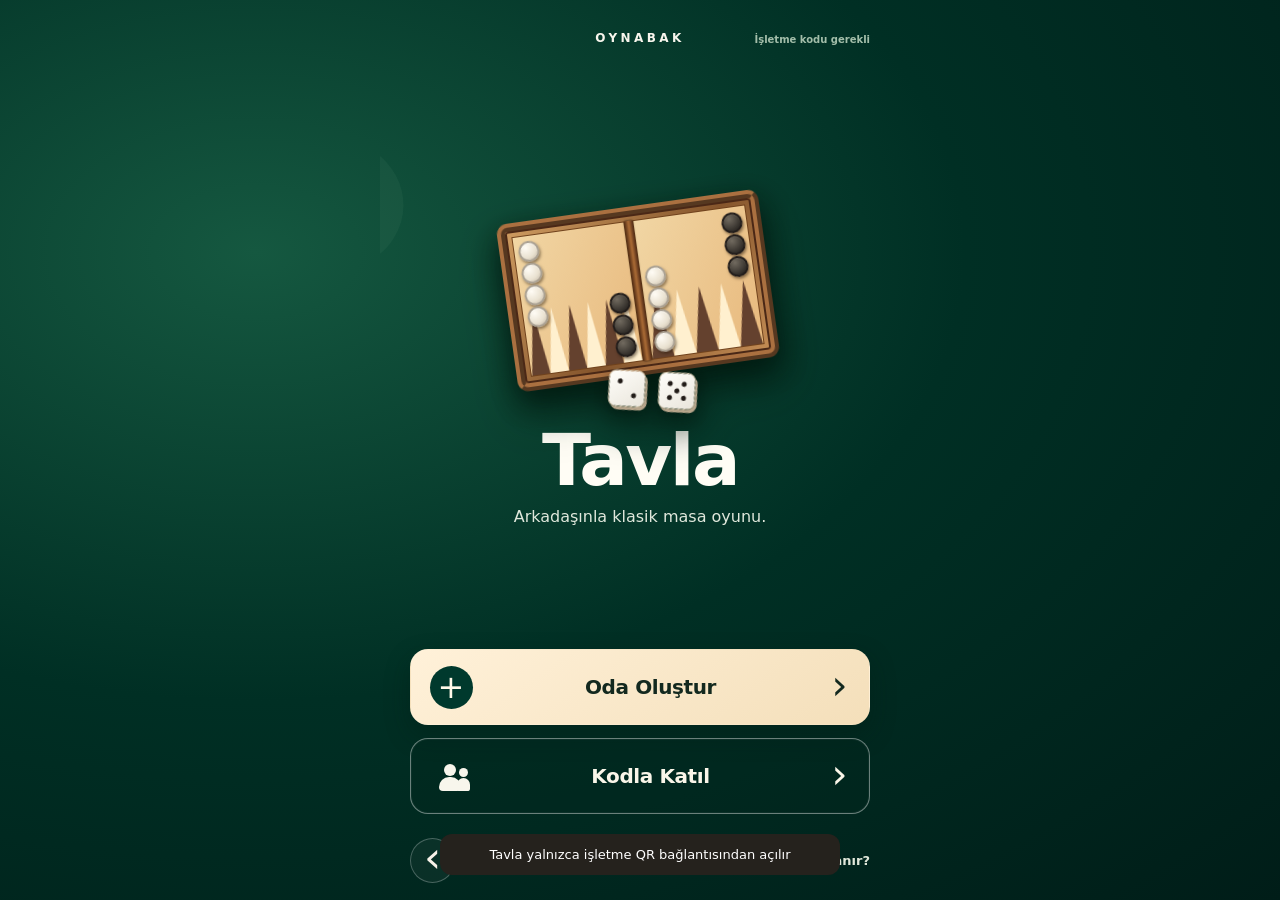
<file: games/tavla.html>
<!doctype html>
<html lang="tr"><head><meta charset="utf-8"><meta name="viewport" content="width=device-width, initial-scale=1, viewport-fit=cover"><meta name="theme-color" content="#002d22"><meta name="robots" content="noindex,nofollow"><title>Tavla · OynaBak</title><link rel="stylesheet" href="./tavla.css?v=20261030-green4"><script src="../assets/supabase-client.bundle.js"></script><script defer src="./tavla.js?v=20261030-green4"></script></head>
<body>
<main><section id="lobby" class="lobby tavla-lobby-v3" aria-labelledby="lobbyTitle">
 <div id="lobbyHome" class="welcome-stage">
  <div class="welcome-top">
   <span class="welcome-wordmark">OYNABAK</span>
   <span id="network" class="welcome-network" role="status" aria-live="polite">Bağlanıyor</span>
  </div>
  <div class="welcome-center">
   <div class="welcome-art" aria-hidden="true">
    <div class="cover-board">
     <div class="cover-half">
      <div class="cover-points top"><i></i><i></i><i></i><i></i><i></i><i></i></div>
      <div class="cover-points bottom"><i></i><i></i><i></i><i></i><i></i><i></i></div>
      <span class="cover-stones cover-stones-light"><b></b><b></b><b></b><b></b></span>
      <span class="cover-stones cover-stones-bottom cover-stones-dark"><b></b><b></b><b></b></span>
     </div>
     <div class="cover-bar"></div>
     <div class="cover-half">
      <div class="cover-points top"><i></i><i></i><i></i><i></i><i></i><i></i></div>
      <div class="cover-points bottom"><i></i><i></i><i></i><i></i><i></i></div>
      <span class="cover-stones cover-stones-dark"><b></b><b></b><b></b></span>
      <span class="cover-stones cover-stones-bottom cover-stones-light"><b></b><b></b><b></b><b></b></span>
     </div>
    </div>
    <div class="cover-dice"><span class="cover-die die-two"><i></i><i></i></span><span class="cover-die die-five"><i></i><i></i><i></i><i></i><i></i></span></div>
   </div>
   <h1 id="lobbyTitle">Tavla</h1>
   <p class="welcome-subtitle">Arkadaşınla klasik masa oyunu.</p>
  </div>
  <div class="welcome-bottom">
   <div class="welcome-actions">
    <button id="createMode" type="button" class="welcome-action welcome-create" aria-label="Tavla için yeni oda oluştur">
     <span class="welcome-action-symbol" aria-hidden="true">+</span><strong>Oda Oluştur</strong><span class="welcome-action-chevron" aria-hidden="true">›</span>
    </button>
    <button id="joinMode" type="button" class="welcome-action welcome-join" aria-label="Dört haneli kodla Tavla odasına katıl">
     <span class="welcome-action-symbol people-symbol" aria-hidden="true"><span></span><span></span></span><strong>Kodla Katıl</strong><span class="welcome-action-chevron" aria-hidden="true">›</span>
    </button>
   </div>
   <button type="button" id="resume" class="lobby-resume welcome-resume" hidden>Son masama dön</button>
   <div class="welcome-footer">
    <a id="back" class="welcome-back" href="../#play" aria-label="OynaBak oyunlarına geri dön">‹</a>
    <button id="rulesOpen" class="welcome-rules" type="button"><span class="rules-book" aria-hidden="true">▤</span> Nasıl Oynanır?</button>
   </div>
  </div>
 </div>
 <div id="lobbySetup" class="setup-stage" hidden>
  <div class="setup-bar">
   <button id="setupBack" class="setup-back" type="button" aria-label="Oda seçim ekranına dön">‹</button>
   <span>OYNABAK <em>/</em> TAVLA</span><span class="setup-tag">2 KİŞİLİK</span>
  </div>
  <div class="setup-heading">
   <div class="setup-suit" aria-hidden="true"><span class="setup-checker"></span></div>
   <p>CANLI TAVLA</p>
   <h2 id="lobbyModeTitle">Yeni bir masa kur</h2>
   <span id="setupDescription">Masanı oluştur, dört haneli kodunu arkadaşına gönder.</span>
  </div>
  <div class="panel lobby-panel setup-card">
   <label for="name">OYUNCU ADIN</label>
   <input id="name" maxlength="18" minlength="2" placeholder="Nasıl hitap edelim?" autocomplete="nickname" enterkeyhint="done">
   <form id="createForm"><p class="lobby-form-note">Masana özel dört rakamlı kod oluşturulacak. Arkadaşın bu kodla bağlanabilir.</p>
    <button class="primary" type="submit"><span>Oda Oluştur</span><span aria-hidden="true">→</span></button>
   </form>
   <form id="joinForm" hidden>
    <label for="code">ODA KODU <span>4 RAKAM</span></label>
    <input id="code" maxlength="4" minlength="4" inputmode="numeric" pattern="[0-9]{4}" placeholder="0000" autocomplete="one-time-code" spellcheck="false">
    <p class="lobby-form-note">Arkadaşının paylaştığı dört haneli kodu gir.</p>
    <button class="primary" type="submit"><span>Masaya Katıl</span><span aria-hidden="true">→</span></button>
   </form>
  </div>
  <p class="setup-help">İki telefonda aynı tahta · Adil başlangıç zarı</p>
 </div>
</section>
<section id="game" hidden>
<div class="roomline">
  <div class="room-code-block"><small>ODA KODU</small><button type="button" id="copy" aria-label="Oda kodunu kopyala"><strong id="roomCode">----</strong> <span aria-hidden="true">⧉</span></button></div>
  <div class="match-status"><strong id="state" aria-live="polite">Rakip bekleniyor</strong><span id="connection" aria-live="polite">○ Bekleniyor</span></div>
  <div class="room-actions"><button type="button" id="share">Davet</button><button type="button" id="leave">Çıkış</button></div>
</div>
<div class="players">
  <div class="player"><div class="player-title"><small>RAKİP</small><strong id="oppName">Bekleniyor</strong></div><span id="oppOff" class="player-detail">Toplanan: 0 · Bar: 0</span></div>
  <div class="player you"><div class="player-title"><small>SEN</small><strong id="myName">Oyuncu</strong></div><span id="myOff" class="player-detail">Toplanan: 0 · Bar: 0</span></div>
</div>
<div id="openingPanel" class="opening-panel" aria-live="polite" hidden>
  <div class="opening-title"><span>İLK ZARLAR</span><strong id="openingMessage">Başlangıç zarı bekleniyor</strong></div>
  <div class="opening-comparison">
    <div class="opening-side"><span>Sen</span><div id="openingMyDie" class="opening-die die-face" aria-label="Henüz atılmadı"></div><b id="openingMyValue">—</b></div>
    <span class="opening-versus" aria-hidden="true">/</span>
    <div class="opening-side"><span>Rakip</span><div id="openingOpponentDie" class="opening-die die-face" aria-label="Henüz atılmadı"></div><b id="openingOpponentValue">—</b></div>
  </div>
</div>
<div class="board-frame">
  <div id="board" class="board" aria-label="Tavla tahtası"></div>
  <div class="bar-area"><button id="barButton" type="button" aria-label="Bardaki kırılan taşları oyuna sok"><span>Kırılan taş</span> <strong id="barCount">0</strong><span class="bar-arrow" aria-hidden="true">↪</span></button></div>
</div>
<div class="controls">
  <div id="diceStage" class="dice-stage" aria-label="Oyun zarları"><div id="dieOne" class="die-face" aria-label="Zar atılmadı"></div><div id="dieTwo" class="die-face" aria-label="Zar atılmadı"></div></div>
  <div class="rolls"><div><span>SON ZAR</span><b id="lastDice">—</b></div><div><span>KALAN</span><b id="dice">—</b></div></div>
  <button id="roll" class="primary" type="button" disabled>Rakip bekleniyor</button>
</div>
<div id="moveChoices" class="choices" hidden><span id="selectedHint"></span><div id="moves"></div><button id="cancel" type="button">Vazgeç</button></div>
<div id="feedback" class="feedback" aria-live="polite">Oda oluştur ve arkadaşını davet et.</div></section></main>
<div id="toast" role="alert" hidden></div><div id="rulesModal" class="rules-overlay" hidden>
 <section class="rules-dialog" role="dialog" aria-modal="true" aria-labelledby="rulesHeading">
  <div class="rules-dialog-top"><span>OYNABAK · TAVLA</span><button id="rulesClose" type="button" aria-label="Kuralları kapat">×</button></div>
  <h2 id="rulesHeading">Nasıl Oynanır?</h2>
  <p>İki kişi kendi taşlarını zarlarla ilerletir. Tüm taşlarını ilk toplayan kazanır.</p>
  <ol>
   <li>İki oyuncu başlangıç zarı atar. Yüksek atan ilk hamleyi yapar; eşitse tekrar atılır.</li>
   <li>Zarların gösterdiği sayılar kadar taşlarını oynat. Mümkünse iki zarı da kullanmalısın.</li>
   <li>Çift zar gelirse aynı sayı dört hamle için kullanılabilir.</li>
   <li>Rakibin yalnız kalan taşının üzerine gelirsen taşı kırarsın. Kırılan taş önce oyuna geri sokulmalıdır.</li>
   <li>Bütün taşların kendi evine gelince onları toplamaya başlayabilirsin.</li>
  </ol>
  <p>Arkadaşınla oynamak için bir masa oluştur ve dört haneli kodu onunla paylaş.</p>
  <button id="rulesDone" class="rules-done" type="button">Anladım</button>
 </section>
</div>
<div id="finish" class="finish" hidden><div class="finish-card"><div class="trophy">🏆</div><h2 id="finishTitle">Maç bitti</h2><p id="finishDescription"></p><button id="finishClose" class="primary">Oyunlara Dön</button></div></div></body></html>
</file>
<file: printer-browser.css>
:root{font-family:Inter,"Segoe UI",system-ui,sans-serif;color:#152235;background:#f5f7fb;font-size:15px}*{box-sizing:border-box}body{margin:0}.app{max-width:1240px;margin:0 auto;padding:28px 22px 70px}header{display:flex;justify-content:space-between;align-items:flex-start;gap:22px;margin-bottom:25px}.brand{font-size:12px;letter-spacing:.16em;color:#1555cf;font-weight:800}.brand span{margin-left:12px;color:#7c8a9d;letter-spacing:.08em}h1{margin:10px 0 5px;font-size:27px;letter-spacing:-.04em}h2{margin:0 0 9px;font-size:18px;letter-spacing:-.02em}p{line-height:1.55;margin:7px 0}.muted{color:#65748a}.small{font-size:13px}.eyebrow{font-size:11px;font-weight:700;color:#617086;letter-spacing:.13em}.top-actions,.side,.panel-title,.input-row,.print-actions{display:flex;align-items:center;gap:12px;flex-wrap:wrap}.top-actions a{color:#1a56cc;text-decoration:none;font-weight:650}.panel{background:#fff;border:1px solid #e2e8f1;border-radius:15px;padding:23px;box-shadow:0 3px 14px rgba(17,40,78,.025)}.notice{background:#fff9eb;border:1px solid #f3dfb5;color:#73541c;padding:13px 17px;border-radius:10px;margin-bottom:22px;font-size:13px}.login{max-width:790px;padding:27px}.login label{display:block;font-weight:650;margin:18px 0 8px}.input-row{flex-wrap:nowrap}.input-row input{flex:1;min-width:80px}input{height:43px;border:1px solid #cbd6e5;border-radius:9px;padding:0 12px;font-size:15px;outline-color:#2865e5}button{font:inherit;font-weight:700;font-size:13px;border-radius:9px;padding:12px 16px;border:1px solid #cbd5e5;cursor:pointer;transition:background .15s}button:disabled{opacity:.5;cursor:not-allowed}.primary{background:#1459d9;color:#fff;border-color:#1459d9}.primary:hover:enabled{background:#0f49b9}.light{background:#fff;color:#203854}.light:hover:enabled{background:#f3f6fc}.success{background:#138b52;border-color:#138b52;color:#fff}.wide{display:block;width:100%;margin:10px 0;text-align:center}.pill{display:inline-flex;border-radius:999px;background:#ebf5ed;color:#19623e;font-size:12px;font-weight:750;padding:8px 13px}.muted-pill{background:#eff2f7;color:#5d6c82}.overview{display:flex;justify-content:space-between;align-items:center;margin-bottom:16px}.metrics{display:grid;grid-template-columns:repeat(4,1fr);gap:14px;margin-bottom:17px}.metrics .panel{padding:19px}.number{font-weight:800;font-size:31px;letter-spacing:-.04em}.split{display:grid;grid-template-columns:1.85fr 1fr;gap:16px;align-items:start}.panel-title{justify-content:space-between;margin-bottom:15px}.tablewrap{overflow:auto;max-height:540px}table{width:100%;border-collapse:collapse;font-size:13px}th{text-align:left;color:#66758a;font-weight:700;background:#f4f7fc}th,td{padding:13px 11px;border-bottom:1px solid #eaf0f6;vertical-align:top}td:nth-child(3){min-width:155px}.controls .divider{border-top:1px solid #edf0f5;margin:18px 0}.alert{color:#a62931;min-height:25px;font-size:13px;font-weight:650}.overlay{position:fixed;inset:0;z-index:100;display:grid;place-items:center;background:rgba(16,29,46,.72);padding:15px;overflow-y:auto}.overlay[hidden],[hidden]{display:none!important}.print-dialog{background:white;border-radius:13px;max-width:600px;width:100%;max-height:94vh;overflow:auto;padding:25px}.dialog-header{margin-bottom:16px}.receipt{width:80mm;max-width:100%;margin:0 auto;padding:12px 10px;background:#fff;border:1px dashed #b5c1cc;font:14px/1.45 "Courier New",monospace;color:#111;white-space:pre-wrap;overflow-wrap:anywhere}.print-actions{justify-content:center;margin:18px 0}.print-dialog .small{font-size:12px}.receipt .center{text-align:center;font-weight:bold}.receipt .rule{border-top:1px dashed #111;margin:8px 0}.receipt .big{font-size:19px;font-weight:bold;margin:8px 0}.receipt .item{margin:5px 0}.receipt .note{font-weight:bold}.receipt .footer{text-align:center;margin-top:12px;font-weight:bold}@media(max-width:850px){.metrics{grid-template-columns:repeat(2,1fr)}.split{grid-template-columns:1fr}header{flex-direction:column}.app{padding:15px}.input-row{flex-wrap:wrap}.input-row input{width:100%;flex:auto}}@page{size:80mm auto;margin:3mm}@media print{html,body{width:80mm!important;background:#fff!important;overflow:visible!important}body *{visibility:hidden!important}.overlay{position:static!important;background:transparent!important;display:block!important;padding:0!important}.print-dialog{max-height:none!important;overflow:visible!important;padding:0!important;border:0!important}.receipt,.receipt *{visibility:visible!important}.receipt{position:absolute;top:0;left:0;width:74mm!important;max-width:74mm!important;border:0!important;padding:0!important;background:#fff!important;font-size:12px!important}.print-actions,.dialog-header,#print-warning{display:none!important}}
</file>
<file: games/bilardo.css>
:root{color-scheme:dark;--green:#003b2d;--cream:#f6e6ca;--felt:#0e7054;--wood:#9a6337}
*{box-sizing:border-box;-webkit-tap-highlight-color:transparent}
html,body{width:100%;min-height:100%;margin:0;background:#002d22;color:#fff9ed;font-family:Inter,-apple-system,BlinkMacSystemFont,"Segoe UI",system-ui,sans-serif;overscroll-behavior:none}
button,input{font:inherit}button{cursor:pointer}button:disabled{cursor:not-allowed;opacity:.65}button:focus-visible,a:focus-visible,input:focus-visible{outline:3px solid #eccb94;outline-offset:2px}
[hidden]{display:none!important}
main{min-height:100dvh}.lobby{max-width:540px;margin:0 auto}
.welcome{min-height:100vh;min-height:100dvh;display:flex;flex-direction:column;padding:max(16px,env(safe-area-inset-top)) 21px max(14px,env(safe-area-inset-bottom));background:radial-gradient(ellipse at 15% 22%,#14533e,#002f23 52%,#002018)}
.brand-head{display:flex;min-height:40px;justify-content:center;align-items:center;position:relative;font-size:12px;font-weight:900;letter-spacing:1.5px}
.brand-head #network{position:absolute;right:0;font-size:10px;color:#b6cbb8;letter-spacing:0;font-weight:650}
.welcome-center{flex:1;min-height:0;display:flex;flex-direction:column;align-items:center;justify-content:center;padding:10px 0}
.welcome-center h1{font-size:clamp(53px,13vw,75px);line-height:1.02;letter-spacing:-2px;margin:10px 0 4px}
.welcome-center p{margin:0;color:#d3e4d6;font-size:15px;line-height:1.45}
.cover-art{position:relative;width:215px;height:260px;filter:drop-shadow(0 13px 18px #0019108f);transform:rotate(-7deg)}
.cover-table{position:absolute;left:24px;top:10px;width:174px;height:234px;background:linear-gradient(115deg,#0d7e60,#0c6048);border:11px solid #ad804b;border-radius:20px;box-shadow:inset 0 0 0 5px #325c3e,0 0 0 2px #51361d}
.cover-pocket{position:absolute;width:17px;height:17px;background:#09201b;border:3px solid #82562f;border-radius:50%;z-index:2}
.cover-pocket.tl{top:-10px;left:-10px}.cover-pocket.tr{top:-10px;right:-10px}.cover-pocket.bl{bottom:-10px;left:-10px}.cover-pocket.br{bottom:-10px;right:-10px}.cover-pocket.ml{top:calc(50% - 8px);left:-11px}.cover-pocket.mr{top:calc(50% - 8px);right:-11px}
.cover-rack{position:absolute;left:50%;top:33px;transform:translateX(-50%);width:72px;display:grid;grid-template-columns:repeat(4,14px);gap:1px;justify-content:center}
.cover-ball{width:14px;height:14px;border-radius:50%;border:1px solid #ffffff70;box-shadow:0 1px 2px #0007;background:radial-gradient(circle at 33% 30%,#fff7d3,#f0b84b 65%,#bb781a)}
.cover-ball.blue{background:radial-gradient(circle at 33% 30%,#afd2f9,#306ec5 70%,#184681)}
.cover-ball.red{background:radial-gradient(circle at 33% 30%,#ffb7a1,#d3463e 70%,#8e181e)}
.cover-ball.black{background:radial-gradient(circle at 33% 30%,#a8a69e,#201f1f 70%,#100e0e)}
.cover-ball.orange{background:radial-gradient(circle at 33% 30%,#ffe7b7,#e97d27 70%,#9d4913)}
.cover-ball.purple{background:radial-gradient(circle at 33% 30%,#e7cbff,#7a4bb1 70%,#44206c)}
.cover-ball.green{background:radial-gradient(circle at 33% 30%,#bee5a5,#2c9647 70%,#0c5b31)}
.cover-cueball{position:absolute;bottom:36px;left:calc(50% - 10px);height:20px;width:20px;border-radius:50%;background:radial-gradient(circle at 30% 28%,#fff,#d4d9d6);box-shadow:0 3px 5px #0008}
.cover-stick{position:absolute;width:4px;height:101px;left:calc(50% - 2px);bottom:-65px;background:linear-gradient(90deg,#c5a072,#e3ba81,#7e502b);transform:rotate(-4deg);border-radius:4px;box-shadow:0 0 2px #0008}
.welcome-bottom{width:100%;flex-shrink:0}.actions{display:flex;flex-direction:column;gap:12px;margin:0 0 17px}
.cta{border:1.5px solid transparent;display:grid;grid-template-columns:44px minmax(0,1fr) 23px;align-items:center;justify-items:center;gap:7px;border-radius:18px;min-height:75px;padding:10px 18px;width:100%}
.cta strong{font-size:clamp(16px,4.5vw,21px);font-weight:850;letter-spacing:-.4px}.cta.primary{color:#153025;background:linear-gradient(135deg,#fff1d6,#f2dfba);box-shadow:0 8px 23px #00170e80}
.cta.outlined{background:#002719;color:#f6f4e9;border-color:#ffffff78}
.cta-icon{height:44px;width:44px;border-radius:50%;display:grid;place-items:center;font-size:30px;background:#003a2a;color:#fff}
.cta-arrow{font-size:38px;font-weight:250;line-height:1}.players-mark{width:44px;height:44px;position:relative;display:block}
.players-mark i{position:absolute;width:17px;height:17px;left:10px;top:7px;background:#fff;border-radius:50%}
.players-mark i::after{content:"";position:absolute;left:-5px;top:19px;width:27px;height:15px;background:#fff;border-radius:15px 15px 5px 5px}
.players-mark i:last-child{width:13px;height:13px;left:30px;top:13px}.players-mark i:last-child::after{left:-2px;top:14px;width:19px;height:13px}
.welcome footer{display:flex;align-items:center;justify-content:space-between;min-height:47px;gap:12px}
.welcome footer a{height:45px;width:45px;border:1px solid #ffffff52;border-radius:50%;display:grid;place-items:center;text-decoration:none;color:white;font-size:43px;line-height:.8;padding-bottom:5px}
.welcome footer button{border:0;background:none;color:#e2e9da;display:flex;align-items:center;gap:8px;font-size:13px;font-weight:750;padding:9px 0}
.help-dot{width:26px;height:26px;border:1px solid #cbdcc3a1;border-radius:50%;display:grid;place-items:center;color:#e0e9d6;font-size:15px}
.resume{align-self:center;display:block;margin:1px auto 12px;border:1px solid #8caa907a;border-radius:10px;background:#082d26;color:#dbefdc;font-size:12px;padding:10px 14px;max-width:100%}
.setup{min-height:100dvh;padding:max(17px,env(safe-area-inset-top)) 17px max(17px,env(safe-area-inset-bottom));background:radial-gradient(ellipse at 16% 20%,#145640,#003023 59%,#001d18)}
.setup header{display:grid;grid-template-columns:40px 1fr auto;gap:10px;align-items:center;font-size:11px;letter-spacing:1px}.setup header button{width:39px;height:39px;background:#ffffff1c;border:1px solid #ffffff5b;border-radius:11px;color:white;font-size:31px}
.setup header small{font-size:9px;color:#bdd1bd}.setup-heading{text-align:center;padding:26px 0 17px}.setup-heading>span{font-size:10px;font-weight:900;letter-spacing:2px;color:#a8caac}.setup-heading h2{font-size:clamp(26px,6vw,34px);margin:8px 0;letter-spacing:-1px}.setup-heading p{max-width:320px;margin:auto;font-size:12px;line-height:1.6;color:#c3d6c7}
.setup-ball{height:57px;width:57px;border-radius:50%;display:grid;place-items:center;margin:0 auto 15px;font-weight:950;font-size:31px;color:#fff;background:radial-gradient(circle at 30% 28%,#6c7471,#151c1b 65%,#090d0b);border:3px solid #e2e2d5;box-shadow:0 5px 15px #00190c8f}
.setup-card{max-width:455px;margin:0 auto;padding:23px 19px;background:#faf8f2;border-radius:21px;box-shadow:0 20px 50px #00190d7c;color:#243e2c}
.setup-card label{font-size:10px;display:block;letter-spacing:1px;font-weight:900;color:#55735c;margin:0 0 8px}
.setup-card input{width:100%;min-height:51px;padding:11px 14px;border:1px solid #ceddce;border-radius:11px;background:white;color:#1d3727;font-size:16px;outline:none}.setup-card #code{text-align:center;font-size:24px;letter-spacing:10px;font-weight:900}.setup-card #joinForm label{margin-top:18px}
.setup-card form p{font-size:12px;color:#7c917d;line-height:1.5;margin:13px 0}
.setup-card form button{width:100%;display:flex;justify-content:space-between;align-items:center;padding:12px 15px;min-height:52px;background:#0a4e37;border:0;color:white;border-radius:11px;font-size:15px;font-weight:850}.setup-card form button span{font-size:22px}
.setup-small{text-align:center;font-size:11px;color:#abc8b0;margin-top:18px}
body.playing{overflow:hidden;position:fixed;inset:0}
body.playing main{width:100%;height:100dvh;overflow:hidden}
.game{height:100dvh;display:grid;grid-template-rows:auto auto minmax(0,1fr) auto;gap:6px;padding:max(5px,env(safe-area-inset-top)) max(6px,env(safe-area-inset-right)) max(5px,env(safe-area-inset-bottom)) max(6px,env(safe-area-inset-left));background:#003427;min-width:0;overflow:hidden}
.game-header{display:grid;grid-template-columns:auto minmax(0,1fr) auto;gap:7px;align-items:center;background:#fffaf0;color:#2c4937;border-radius:12px;min-height:51px;padding:5px 8px}
.room{display:flex;flex-direction:column;align-items:flex-start;border:0;background:#e7eee2;color:#144832;border-radius:9px;padding:5px 9px;min-width:77px}
.room small{font-size:8px;font-weight:850;letter-spacing:.4px}.room strong{font-size:19px;letter-spacing:1px;line-height:1.2}
.game-status{min-width:0;display:flex;flex-direction:column;align-items:center;gap:2px}.game-status strong{font-size:clamp(11px,3vw,14px);white-space:nowrap;overflow:hidden;text-overflow:ellipsis;max-width:100%;text-align:center}.game-status small{font-size:10px;color:#698270;text-align:center}
.exit{background:#2e4937;color:#fff;border:0;border-radius:9px;min-height:37px;padding:7px 10px;font-size:12px;font-weight:800}
.players{display:grid;grid-template-columns:repeat(2,minmax(0,1fr));gap:6px}
.person{display:flex;align-items:center;gap:7px;min-width:0;background:#f8f7ee;color:#193c2c;border-radius:11px;padding:7px 8px;min-height:50px}
.person>span:nth-child(2){min-width:0;display:flex;flex-direction:column;gap:2px;flex:1}.person small{font-size:9px;color:#65806e;font-weight:800}.person strong{max-width:100%;overflow:hidden;text-overflow:ellipsis;white-space:nowrap;font-size:13px}.person b{font-size:20px;min-width:22px;text-align:right}
.colour-dot{width:14px;height:14px;flex:none;border-radius:50%;box-shadow:0 1px 2px #0006}
.colour-dot.red{background:radial-gradient(circle at 30% 25%,#f6a8a2,#d9453d 70%)}.colour-dot.blue{background:radial-gradient(circle at 30% 25%,#a6c9ff,#2678ce 70%)}
.table-wrap{position:relative;min-height:0;overflow:hidden;touch-action:none;border:6px solid #996b3a;border-radius:29px;background:#0c6a50;box-shadow:inset 0 0 0 2px #c09a64,0 4px 17px #001b1480}
.table-wrap canvas{width:100%;height:100%;display:block;touch-action:none}
.table-wait{position:absolute;inset:0;display:flex;flex-direction:column;align-items:center;justify-content:center;gap:5px;padding:15px;text-align:center;background:#001b17ac;backdrop-filter:blur(2px)}.table-wait strong{font-size:17px}.table-wait p{font-size:12px;margin:0;color:#d1ead7}
.ball-hint{position:absolute;bottom:12px;left:50%;transform:translateX(-50%);background:#fff9e8;color:#24452d;padding:8px 12px;border-radius:9px;text-align:center;font-size:11px;font-weight:850;max-width:90%;width:max-content;pointer-events:none}
.controls{display:flex;align-items:center;gap:10px;min-height:64px;padding:7px 10px;background:#fbf8eb;color:#193c2c;border-radius:12px}
.control-copy{display:flex;flex-direction:column;gap:3px;min-width:0;flex:1}
.control-copy strong{font-size:13px;white-space:nowrap;overflow:hidden;text-overflow:ellipsis}.control-copy span{font-size:10px;color:#6d8674;line-height:1.3}
.power{flex:0 0 104px;display:flex;flex-direction:column;gap:6px}.power span{font-size:9px;font-weight:900;color:#6f806c}.track{height:9px;background:#dddacc;border-radius:99px;overflow:hidden}.track div{height:100%;width:0;background:linear-gradient(90deg,#8fd396,#f1c477,#c75a42);border-radius:inherit;transition:width .07s}
.toast{position:fixed;z-index:1100;bottom:max(70px,env(safe-area-inset-bottom));left:50%;transform:translateX(-50%);background:#fff8e5;color:#253d2c;border-radius:11px;padding:10px 14px;font-size:12px;font-weight:800;max-width:85%;text-align:center;box-shadow:0 8px 23px #0007}
.rules-overlay,.winner-overlay{position:fixed;inset:0;z-index:1200;display:grid;place-items:center;padding:16px;background:#001910c4;backdrop-filter:blur(5px)}
.rules-box,.winner-box{width:min(100%,440px);background:#faf9f2;color:#193b2a;border-radius:22px;padding:23px;max-height:90dvh;overflow:auto;text-align:left}
.rules-head{display:flex;align-items:center;justify-content:space-between;color:#829486;font-size:10px;font-weight:850;letter-spacing:1px}.rules-head button{width:36px;height:36px;border:0;border-radius:9px;background:#e9eee6;font-size:25px;color:#203c2d}
.rules-box h2{font-size:27px;margin:8px 0 9px}.rules-box p,.rules-box li{font-size:13px;line-height:1.6;color:#45604d}.rules-box ol{padding-left:20px}.rules-box li{padding-bottom:5px}.rules-box>button,.winner-box button{margin-top:10px;width:100%;min-height:48px;border-radius:11px;background:#0a4e38;border:0;color:#fff;font-weight:850}
.winner-box{text-align:center}.winner-ball{width:65px;height:65px;border:3px solid #ddd;border-radius:50%;display:grid;place-items:center;margin:auto;background:radial-gradient(circle at 30% 25%,#6f7570,#151815);font-size:30px;font-weight:950;color:#fff}.winner-box h2{font-size:28px}.winner-box p{font-size:13px;color:#45604d}
@media(max-height:700px){.game{gap:4px}.game-header{min-height:43px;padding:3px 6px}.person{min-height:42px;padding:4px 6px}.controls{min-height:53px;padding:5px 8px}.room strong{font-size:16px}.table-wrap{border-width:5px;border-radius:23px}}
@media(max-width:360px){.welcome{padding-left:15px;padding-right:15px}.cover-art{transform:scale(.88) rotate(-7deg);margin:-10px}.cta{padding:9px 12px;min-height:69px}.person strong{font-size:11px}.game-status small{font-size:9px}.power{flex-basis:81px}}
@media(orientation:landscape) and (max-height:520px){body.playing .game{grid-template-columns:120px minmax(0,1fr) 145px;grid-template-rows:auto minmax(0,1fr);gap:4px}.game-header{grid-column:1/-1}.players{grid-column:1;grid-row:2;display:flex;flex-direction:column}.table-wrap{grid-column:2;grid-row:2}.controls{grid-column:3;grid-row:2;flex-direction:column;justify-content:center}.power{flex:none;width:100%}}
@media(prefers-reduced-motion:reduce){.cta,.power .track div{transition:none}}


/* Reference-matched portrait pool table: mobile-first with a desktop play surface.
   The cloth, pockets, rails and moving balls are painted by canvas rather than
   placing a static image above the interactive game. */
body.playing,body.playing main{background:#f49b7f;overflow:hidden;touch-action:none}
body.playing .game{
 box-sizing:border-box;position:fixed;inset:0;
 display:flex;align-items:center;justify-content:center;
 width:100vw;height:100vh;height:100dvh;
 padding:0;background:#f49b7f;overflow:hidden;
}
body.playing .table-shell{
 position:relative;flex:0 1 auto;box-sizing:border-box;
 height:100%;width:min(100vw,calc(100dvh * 0.495));
 max-width:625px;max-height:1100px;
 margin:0 auto;overflow:visible;
 filter:drop-shadow(0 5px 14px #3b1b0b21);
}
body.playing .table-wrap{
 box-sizing:border-box;
 display:block;position:absolute;inset:0;
 border:0;border-radius:0;box-shadow:none;
 background:#f49b7f;overflow:hidden;touch-action:none;
}
body.playing .table-wrap canvas{width:100%;height:100%;display:block;touch-action:none;user-select:none;-webkit-user-select:none}
body.playing .game-header{
 position:absolute;z-index:5;top:max(3px,env(safe-area-inset-top));left:50%;
 transform:translateX(-50%);
 display:flex;align-items:center;justify-content:center;
 width:max-content;max-width:70%;min-height:0;
 gap:5px;padding:3px 6px;
 border:1px solid #fff8e496;
 border-radius:12px;background:#fff9e8e8;color:#274734;
 box-shadow:0 3px 9px #0002;
 backdrop-filter:blur(6px);
 pointer-events:auto;
}
body.playing .game-header .room{
 display:flex;flex-direction:row;align-items:center;gap:5px;
 min-width:0;padding:2px 4px;border-radius:7px;border:0;
 background:transparent;color:#2d3c34;
}
body.playing .game-header .room small{font-size:8px;white-space:nowrap}
body.playing .game-header .room strong{font-size:13px;line-height:1;letter-spacing:0;font-variant-numeric:tabular-nums}
body.playing .game-status{min-width:0;gap:0;max-width:160px}
body.playing .game-status strong{font-size:10px;line-height:1.15;color:#37634e}
body.playing .game-status small{display:none}
body.playing .players{display:none}
body.playing .side-score,
body.playing .side-exit{
 display:flex;position:absolute;top:50%;z-index:6;box-sizing:border-box;
 transform:translateY(-50%);
 align-items:center;justify-content:center;
 width:72px;height:98px;
 background:linear-gradient(150deg,#ffffff,#f2f1ee);color:#263238;
 border:1px solid #d9dedc;
 box-shadow:0 4px 16px #00170d47;
}
body.playing .side-score{
 flex-direction:column;gap:0;
 left:-28px;border-radius:0 54px 54px 0;padding-left:17px;
 pointer-events:none;
}
body.playing .side-score strong{font-size:27px;font-weight:900;line-height:1.08;font-variant-numeric:tabular-nums}
body.playing .side-score .score-blue{color:#159eea}
body.playing .side-score .score-red{color:#e65e57}
body.playing .side-score .score-separator{color:#636363;font-size:18px;line-height:14px;font-weight:900}
body.playing .side-exit{
 right:-28px;border-radius:54px 0 0 54px;
 padding:0 10px 0 0;border:1px solid #d9dedc;
 font-size:16px;font-weight:950;letter-spacing:-.6px;color:#3d4147;
 writing-mode:vertical-rl;transform:translateY(-50%) rotate(180deg);
 cursor:pointer;
}
body.playing .side-exit:active{background:#dedfdc}
body.playing .controls{
 position:absolute;z-index:5;left:50%;bottom:max(20px,calc(env(safe-area-inset-bottom) + 7px));
 transform:translateX(-50%);
 box-sizing:border-box;width:min(82%,390px);
 display:flex;align-items:center;justify-content:center;gap:7px;
 min-height:0;padding:5px 10px;
 border-radius:12px;
 background:#fffaf0d9;border:1px solid #e9d6ac9c;
 box-shadow:0 3px 8px #3a1b1540;
 color:#3e4a43;backdrop-filter:blur(5px);
 pointer-events:none;
}
body.playing .control-copy{flex:1 1 auto;min-width:0;gap:0}
body.playing .control-copy strong{font-size:11px;line-height:1.15;white-space:normal;text-align:center}
body.playing .control-copy span{display:none}
body.playing .controls .power{flex:0 0 73px;gap:3px}
body.playing .controls .power span{font-size:7px}
body.playing .controls .track{height:6px;background:#c7c7c0}
body.playing .table-wait{
 position:absolute;z-index:3;inset:0;
 background:#001d159a;color:#fff;
 backdrop-filter:blur(2px);
}
body.playing .table-wait strong{font-size:18px}
body.playing .table-wait p{font-size:12px}
body.playing .ball-hint{z-index:4;bottom:70px;max-width:75%;font-size:11px}
@media(min-width:720px){
 body.playing .table-shell{
   width:min(520px,calc(94dvh * .495));height:min(94dvh,1050px);
   margin:auto;
 }
 body.playing .side-score{left:-31px}
 body.playing .side-exit{right:-31px}
 body.playing .controls{bottom:22px}
}
@media(max-width:390px){
 body.playing .side-score,body.playing .side-exit{width:61px;height:86px}
 body.playing .side-score{left:-23px;padding-left:13px}
 body.playing .side-exit{right:-23px;font-size:14px}
 body.playing .side-score strong{font-size:24px}
 body.playing .game-header{max-width:76%;padding:3px 5px}
 body.playing .controls{width:75%;bottom:max(13px,env(safe-area-inset-bottom));padding:4px 7px}
}
@media(orientation:landscape){
 body.playing .game{display:flex;grid-template-columns:none;grid-template-rows:none}
 body.playing .table-shell{width:min(83vw,calc(96dvh * .495));height:96dvh;margin:auto}
 body.playing .game-header{top:2px}
 body.playing .controls{bottom:11px}
 body.playing .side-score,body.playing .side-exit{width:62px;height:72px}
 body.playing .side-score strong{font-size:20px}
 body.playing .side-exit{font-size:13px}
}

/* 2026-10-30 — Expand the portrait table and reserve the narrower
   former peach margins for the current player's blue/red turn color. */
body.playing.turn-blue,
body.playing.turn-blue main,
body.playing.turn-blue .game,
body.playing.turn-blue .table-wrap{background:#278de8}
body.playing.turn-red,
body.playing.turn-red main,
body.playing.turn-red .game,
body.playing.turn-red .table-wrap{background:#eb5d60}
body.playing .table-shell{
  width:min(100vw,calc(100dvh * .54));
  max-width:640px;
}
body.playing .turn-announcement{
  position:absolute;
  left:50%;
  top:22%;
  z-index:9;
  width:max-content;
  max-width:84%;
  padding:13px 20px;
  border-radius:15px;
  background:rgba(4,24,20,.9);
  color:#fff;
  border:2px solid rgba(255,255,255,.65);
  box-shadow:0 5px 24px rgba(0,0,0,.35);
  font-weight:900;
  font-size:clamp(17px,5.2vw,26px);
  text-align:center;
  letter-spacing:-.4px;
  line-height:1.15;
  white-space:nowrap;
  pointer-events:none;
  opacity:0;
  transform:translate(-50%,-10px) scale(.94);
}
body.playing .turn-announcement.turn-blue{
  border-color:#65bdff;
  box-shadow:0 5px 24px rgba(0,0,0,.35),0 0 15px #389bff6b;
}
body.playing .turn-announcement.turn-red{
  border-color:#ffaaaa;
  box-shadow:0 5px 24px rgba(0,0,0,.35),0 0 15px #fc4a5a6b;
}
@keyframes billiards-turn-badge{
  0%{opacity:0;transform:translate(-50%,-12px) scale(.92)}
  17%{opacity:1;transform:translate(-50%,0) scale(1.04)}
  27%,75%{opacity:1;transform:translate(-50%,0) scale(1)}
  100%{opacity:0;transform:translate(-50%,8px) scale(.98)}
}
body.playing .turn-announcement.show{
  animation:billiards-turn-badge 1.75s ease-in-out both;
}
@media (min-width:720px){
  body.playing .table-shell{
    width:min(580px,calc(94dvh * .54));
    max-width:640px;
  }
}
@media (orientation:landscape){
  body.playing .table-shell{
    width:min(83vw,calc(96dvh * .54));
  }
}
@media (max-width:360px){
  body.playing .turn-announcement{padding:10px 13px;font-size:16px}
}
@media (prefers-reduced-motion: reduce){
  body.playing .turn-announcement.show{
    animation:none;
    opacity:1;
    transform:translate(-50%,0) scale(1);
  }
}

/* Mobile: true edge-to-edge billiards. Remove the former pink footer entirely. */
html:has(body.playing),body.playing,body.playing main,body.playing .game{
  overflow:hidden!important;
  margin:0!important;
  padding:0!important;
  background:#103c31!important;
}
body.playing.turn-blue,body.playing.turn-blue main,body.playing.turn-blue .game{
  background:#278de8!important;
}
body.playing.turn-red,body.playing.turn-red main,body.playing.turn-red .game{
  background:#eb5d60!important;
}
body.playing .table-shell{
  width:100vw;
  height:100vh;
  height:100dvh;
  max-width:none;
  max-height:none;
  margin:0;
  filter:none;
}
body.playing .table-wrap{
  inset:0;
  background:#103c31;
  border:0;
  box-shadow:none;
}
body.playing .game-header,
body.playing .controls{
  -webkit-backdrop-filter:none;
  backdrop-filter:none;
}
body.playing .table-wait{
  -webkit-backdrop-filter:none;
  backdrop-filter:none;
}
@media(min-width:720px){
  body.playing .game{
    width:100vw;
    height:100dvh;
    display:flex;
    align-items:center;
    justify-content:center;
  }
  body.playing .table-shell{
    height:min(100dvh,1100px);
    width:min(600px,calc(100dvh * .56));
    max-width:600px;
    margin:0 auto;
  }
}
@media(orientation:landscape) and (max-height:600px){
  body.playing .table-shell{
    width:min(100vw,calc(100dvh * .56));
    height:100dvh;
  }
}
@media (max-width:719px) and (orientation:portrait){
  body.playing .table-shell{width:100vw;height:100dvh}
  body.playing .table-wrap canvas{height:100%;width:100%}
  body.playing .controls{bottom:max(8px,env(safe-area-inset-bottom))}
}

/* Keep floating score and exit fully reachable on edge-to-edge narrow screens. */
@media (max-width:719px){
  body.playing .side-score{left:0;border-radius:0 45px 45px 0;padding-left:6px;width:50px;height:76px}
  body.playing .side-exit{right:0;border-radius:45px 0 0 45px;padding:0 5px 0 0;width:50px;height:76px}
  body.playing .side-score strong{font-size:21px}
  body.playing .side-score .score-separator{font-size:12px;line-height:10px}
  body.playing .side-exit{font-size:12px}
}
@media(max-width:350px){
  body.playing .side-score,body.playing .side-exit{width:42px;height:66px}
  body.playing .side-score strong{font-size:18px}
}

/* Make turn colour visible on actual phone glass, not just behind a full-bleed
   canvas. The 7px edge stays entirely on the wooden rail, outside the felt. */
body.playing .table-shell{
 --pool-edge:#103c31;
}
body.playing.turn-blue .table-shell{--pool-edge:#268fff}
body.playing.turn-red .table-shell{--pool-edge:#fb5262}
body.playing .table-shell::after{
 content:"";
 position:absolute;
 inset:0;
 z-index:4;
 pointer-events:none;
 box-shadow:
   inset 7px 0 0 var(--pool-edge),
   inset -7px 0 0 var(--pool-edge);
}
body.playing .game-header{z-index:7}
body.playing .turn-announcement{z-index:9}
body.playing .controls{z-index:7}
body.playing .side-score,body.playing .side-exit{z-index:8}
@media(min-width:720px){
 body.playing .table-shell::after{
  box-shadow:inset 8px 0 0 var(--pool-edge),inset -8px 0 0 var(--pool-edge);
 }
}

/* Personal turn callout: the same blue/red theme on both phones,
   different instruction depending on which seat owns this device. */
body.playing .turn-announcement{
 flex-direction:column;
 align-items:center;
 justify-content:center;
 gap:5px;
 min-width:168px;
}
body.playing .turn-announcement:not([hidden]){display:flex}
body.playing .turn-announcement strong{
 display:block;
 font-size:clamp(19px,5.7vw,27px);
 font-weight:950;
 line-height:1.1;
}
body.playing .turn-announcement span{
 display:block;
 font-size:11px;
 line-height:1.2;
 font-weight:850;
 letter-spacing:1.1px;
 color:#e4e9df;
}
body.playing.turn-blue .game-header .game-status strong{color:#036caf}
body.playing.turn-red .game-header .game-status strong{color:#a92937}
body.playing .game-header .game-status strong{
 font-weight:900;
 font-size:clamp(11px,3vw,14px);
}
body.playing .rules-note{font-size:11px}
</file>
<file: games/gol-arena.css>
:root{color-scheme:dark;--bg:#0e352b;--cream:#f4e6cd;--green:#125742;--ink:#173b2c;--muted:#bed2c5}*{box-sizing:border-box;-webkit-tap-highlight-color:transparent}html,body{margin:0;min-height:100%;background:#082d24;color:#fffdf3;font-family:Inter,-apple-system,BlinkMacSystemFont,"Segoe UI",system-ui,sans-serif}button,input{font:inherit}button{cursor:pointer}button:disabled{opacity:.5;cursor:not-allowed}button:focus-visible,a:focus-visible,input:focus-visible{outline:3px solid #ffdd9c;outline-offset:2px}[hidden]{display:none!important}main{min-height:100dvh}
.lobby{max-width:540px;margin:0 auto;min-height:100dvh;background:radial-gradient(circle at 15% 15%,#28634c,#0f362b 56%,#05251e)}.welcome{padding:max(15px,env(safe-area-inset-top)) 21px max(13px,env(safe-area-inset-bottom));min-height:100dvh;display:flex;flex-direction:column}
.lobby-header{display:flex;align-items:center;justify-content:space-between;font-size:12px;letter-spacing:2px;min-height:38px}.lobby-header span{font-size:10px;letter-spacing:0;color:#c0d6c5;font-weight:650}
.welcome-hero{flex:1;display:flex;flex-direction:column;justify-content:center;align-items:center;min-height:0;text-align:center}.welcome-hero h1{font-size:clamp(48px,13vw,73px);letter-spacing:-2px;line-height:1.05;margin:10px 0 2px}.welcome-hero p{color:#d1e0d3;margin:0;font-size:14px}.chess-art{width:218px;height:217px;position:relative;display:grid;grid-template-columns:1fr 1fr;align-items:center;justify-items:center;filter:drop-shadow(0 13px 11px #001c1580)}.art-light,.art-dark{font-size:135px;text-shadow:4px 8px 2px #001510b8;position:relative;z-index:1}.art-light{color:#f3e5c6;transform:rotate(-9deg) translate(11px,7px)}.art-dark{color:#11251f;-webkit-text-stroke:2px #d1b990;transform:rotate(9deg) translate(-13px,-6px)}.art-board{position:absolute;bottom:11px;width:164px;height:13px;border-radius:50%;background:#c99a68;transform:rotate(-5deg)}
.welcome-actions{display:flex;flex-direction:column;gap:11px;margin-bottom:15px}.lobby-action{display:grid;grid-template-columns:44px 1fr 23px;align-items:center;gap:10px;width:100%;border:1.5px solid transparent;min-height:73px;border-radius:17px;padding:10px 16px;color:#153627}.lobby-action strong{font-size:clamp(17px,5vw,22px);font-weight:850}.lobby-action.primary{background:linear-gradient(135deg,#fce9c9,#ebd2a9)}.lobby-action.secondary{color:#fff9eb;border-color:#eff8e077;background:#0b3028}.action-icon{font-size:30px;border-radius:50%;width:42px;height:42px;background:#0b4d3a;color:white;display:grid;place-items:center}.action-icon.users{background:transparent;color:white;font-size:30px}.chevron{font-size:37px;line-height:1}.resume{display:block;margin:2px auto 0;color:#fff0d0;background:#ffffff18;border:1px solid #ffffff5c;border-radius:11px;padding:8px 12px;font-size:12px}.lobby-footer{display:flex;align-items:center;justify-content:space-between;gap:10px}.lobby-footer a{display:grid;place-items:center;width:45px;height:45px;border-radius:50%;border:1px solid #ffffff50;color:white;text-decoration:none;font-size:38px;line-height:1}.lobby-footer button{background:transparent;color:#e3eddf;border:0;display:flex;align-items:center;gap:7px;font-size:12px;font-weight:750}.question{display:grid;place-items:center;width:25px;height:25px;border:1px solid #a7c7b5;border-radius:50%;font-size:15px}
.setup{min-height:100dvh;padding:max(16px,env(safe-area-inset-top)) 17px max(15px,env(safe-area-inset-bottom))}.setup header{display:grid;grid-template-columns:37px 1fr auto;align-items:center;gap:8px;font-size:11px;letter-spacing:1px}.setup header button{border:1px solid #ffffff73;border-radius:10px;background:#ffffff1e;color:white;font-size:27px;width:36px;height:36px}.setup header span{font-size:9px}.setup-intro{text-align:center;padding:25px 0 20px}.setup-intro .setup-symbol{font-size:65px;color:#ebd5b3;line-height:1.25}.setup-intro small{font-size:10px;letter-spacing:2px;color:#aec4b7;font-weight:850}.setup-intro h2{font-size:32px;letter-spacing:-1px;margin:9px 0}.setup-intro p{font-size:12px;color:#b8d0bd}.setup-card{background:#fbf8f0;color:#254331;border-radius:20px;padding:22px 18px;box-shadow:0 18px 35px #00170e6b}.setup-card label{display:block;font-size:10px;font-weight:850;letter-spacing:.8px;margin-bottom:8px}.setup-card input{background:white;color:#172f24;border:1px solid #bfd2c0;border-radius:10px;width:100%;min-height:50px;padding:11px 13px;font-size:16px}.setup-card #roomCode{letter-spacing:10px;font-size:25px;text-align:center}.setup-card form p{font-size:11px;color:#718773;margin:15px 0}.setup-card form label{margin:14px 0 7px}.setup-card form button,.dialog button:not(.outline){width:100%;display:flex;align-items:center;justify-content:space-between;border:0;border-radius:11px;padding:13px 16px;background:#0c543b;color:white;font-weight:850;font-size:14px}.setup-card form button span{font-size:23px}.setup-note{text-align:center;font-size:11px;color:#b1ceba;margin-top:18px}
body.playing{height:100dvh;overflow:hidden;background:#102c23}body.playing main{height:100dvh;overflow:hidden}.game{height:100dvh;padding:max(7px,env(safe-area-inset-top)) max(8px,env(safe-area-inset-right)) max(7px,env(safe-area-inset-bottom)) max(8px,env(safe-area-inset-left));display:flex;flex-direction:column;gap:7px;max-width:730px;margin:0 auto;background:radial-gradient(ellipse at 40% 0,#225641,#0d3229 62%,#091e19)}.game-bar{display:flex;justify-content:space-between;align-items:center;gap:8px;padding:5px 6px;background:#fff8e8;color:#153c2a;border-radius:11px;min-height:47px}.room-code{display:flex;align-items:center;gap:6px;background:#e7eee2;color:#194e33;border:0;border-radius:8px;padding:8px 9px;font-weight:900;white-space:nowrap}.room-code small{font-size:9px}.room-code b{font-size:15px}.game-label{display:flex;flex-direction:column;align-items:center;min-width:0;gap:1px}.game-label b{font-size:14px}.game-label span{font-size:10px;color:#67816a;white-space:nowrap;overflow:hidden;text-overflow:ellipsis;max-width:150px}.exit{border:0;border-radius:9px;background:#275a43;color:#fff;padding:10px 12px;font-size:12px;font-weight:800}
.game-inner{flex:1;min-height:0;display:flex;flex-direction:column;align-items:center;justify-content:center;gap:7px}.player-panel{align-self:center;width:min(100%,min(95vw,510px));display:flex;align-items:center;gap:9px;padding:8px 10px;background:#f4f5eb;border-radius:11px;color:#234130;min-height:51px}.player-avatar{width:35px;height:35px;display:grid;place-items:center;border-radius:9px;background:#cedacb;color:#1b3729;font-size:27px}.player-panel.self .player-avatar{background:#e4d6b4}.player-info{min-width:0;display:flex;flex-direction:column;flex:1;line-height:1.1;gap:2px}.player-info small{font-size:8px;color:#7c9381;font-weight:850}.player-info b{max-width:100%;font-size:13px;white-space:nowrap;overflow:hidden;text-overflow:ellipsis}.player-info span{font-size:9px;color:#6d816e}.turn-marker{background:#d8e4d7;border-radius:50%;width:25px;height:25px;display:grid;place-items:center}.player-panel.active{border:2px solid #c7a85a;padding:6px 8px}.player-panel.active .turn-marker{background:#0c7045;color:#fff}
.board-surround{width:min(100%,min(95vw,510px),calc((100dvh - 330px)));aspect-ratio:1;min-height:0;position:relative;padding:5px;background:#a17a51;border-radius:5px;box-shadow:0 6px 21px #0007}.chessboard{width:100%;height:100%;display:grid;grid-template-columns:repeat(8,minmax(0,1fr));grid-template-rows:repeat(8,minmax(0,1fr));overflow:hidden;touch-action:manipulation}.square{border:0;border-radius:0;display:grid;place-items:center;padding:0;position:relative;min-width:0;min-height:0;aspect-ratio:1;font-size:clamp(24px,7.3vw,55px);font-family:"Segoe UI Symbol","DejaVu Sans",serif;line-height:1;user-select:none;-webkit-user-select:none;cursor:pointer}.square.light{background:#ecddbf;color:#181a1b}.square.dark{background:#75937b;color:#181a1b}.square .piece{display:grid;place-items:center;width:100%;height:100%;position:relative;z-index:2;text-shadow:0 2px 1px #0008}.square .piece.white{color:#fffbee;-webkit-text-stroke:.8px #292c23}.square .piece.black{color:#121914;-webkit-text-stroke:.5px #f1ebe0}.square.selected{box-shadow:inset 0 0 0 4px #ffda73}.square.last{background-image:linear-gradient(#f4e85d45,#f4e85d45)}.square.hint:before{content:"";width:23%;height:23%;background:#1d623b8c;border-radius:50%;position:absolute;z-index:3}.square.hint:has(.piece):before{width:78%;height:78%;background:transparent;border:4px solid #237b4b;border-radius:50%;pointer-events:none}.square.check{background:#e06555!important}.square .coordinate{position:absolute;left:2px;top:2px;font:800 9px system-ui;opacity:.55;z-index:4}.wait-layer{position:absolute;inset:5px;display:flex;flex-direction:column;align-items:center;justify-content:center;gap:4px;background:#052b26cd;color:#fff;z-index:6}.waiting-piece{font-size:64px}.wait-layer b{font-size:18px}.wait-layer small{font-size:12px}
.turn-bar{width:min(100%,min(95vw,510px));border-radius:10px;background:#f6f2e8;color:#254b35;display:flex;align-items:center;gap:8px;padding:8px 11px;min-height:40px}.turn-dot{height:13px;width:13px;border-radius:50%;background:#f0e3c6;border:2px solid #a2b4a0}.turn-dot.black{background:#17241e}.turn-bar b{font-size:13px;flex:1}.turn-bar #checkInfo{font-size:10px;color:#ab4635;font-weight:800}.game-tools{display:grid;grid-template-columns:1fr 1fr;gap:8px;width:min(100%,min(95vw,510px))}.game-tools button{background:#1e5d42;border:1px solid #9bb7a48c;border-radius:9px;color:#fff;padding:10px 5px;font-size:11px;font-weight:850}.game-tools button:last-child{background:#3a332d}.move-row{width:min(100%,min(95vw,510px));display:flex;gap:8px;align-items:center;min-height:25px;overflow:hidden}.move-row>span{font-size:9px;font-weight:900;color:#bbcdb8;letter-spacing:1px;white-space:nowrap}#moveHistory{font-size:11px;color:#ecf1dd;white-space:nowrap;overflow:hidden;text-overflow:ellipsis;flex:1;text-align:right}
.turn-announcement{position:absolute;z-index:15;left:50%;top:35%;transform:translate(-50%,-10px) scale(.93);opacity:0;text-align:center;background:#082b23ee;padding:14px 20px;border:2px solid #f2dca5;border-radius:15px;box-shadow:0 10px 26px #0008;pointer-events:none;display:flex;flex-direction:column;gap:4px;min-width:174px}.turn-announcement b{font-size:23px}.turn-announcement span{font-size:10px;color:#d9e9d8;letter-spacing:1px;font-weight:800}.turn-announcement.show{animation:turn-appear 1.5s ease-in-out both}@keyframes turn-appear{0%{opacity:0;transform:translate(-50%,-10px) scale(.9)}20%,76%{opacity:1;transform:translate(-50%,0) scale(1)}100%{opacity:0;transform:translate(-50%,8px)}}.overlay{position:fixed;inset:0;z-index:100;background:#051e17c9;display:grid;place-items:center;padding:15px;backdrop-filter:blur(4px)}.dialog{background:#fffaf1;color:#264030;padding:22px;border-radius:20px;width:min(100%,430px);max-height:90dvh;overflow:auto}.dialog h2{font-size:24px;margin:2px 0 10px}.dialog p,.dialog li{font-size:13px;line-height:1.6;color:#52715b}.dialog-actions{display:flex;gap:10px;margin-top:18px}.dialog-actions button{flex:1;justify-content:center!important}.dialog .outline{width:100%;border-radius:11px;border:1px solid #c3d1be;color:#234734;background:white;padding:12px;font-weight:800}.promotion-pieces{display:grid;grid-template-columns:repeat(4,1fr);gap:7px;margin:15px 0}.promotion-pieces button{font-size:37px;display:grid;place-items:center;border:1px solid #b6c5b0;border-radius:10px;min-height:58px;background:#eef2e8;color:#1d3028}.rules-heading{display:flex;justify-content:space-between;align-items:center;font-size:10px;letter-spacing:1px;color:#788e7f;font-weight:850}.rules-heading button{border:0;color:#345a42;background:#e8ede4;border-radius:9px;font-size:24px;width:34px;height:34px}.rules-dialog ol{padding-left:19px}.finish-dialog{text-align:center}.finish-icon{font-size:60px;color:#cc9a60}.finish-dialog button{justify-content:center!important;margin-top:15px}.toast{position:fixed;z-index:150;left:50%;bottom:env(safe-area-inset-bottom,12px);transform:translateX(-50%);width:max-content;max-width:85%;border-radius:10px;background:#fff8e2;color:#24412d;box-shadow:0 5px 22px #0008;padding:10px 14px;font-size:12px;text-align:center;font-weight:800}
@media(max-height:700px){.game{gap:4px}.game-inner{gap:4px}.game-bar{min-height:39px;padding:3px 4px}.player-panel{padding:4px 7px;min-height:39px}.player-avatar{height:27px;width:27px;font-size:22px}.board-surround{width:min(100%,min(95vw,510px),calc((100dvh - 269px)))}.turn-bar{min-height:32px;padding:5px 10px}.game-tools button{padding:7px 5px}.move-row{min-height:17px}}@media(min-width:720px){.board-surround{width:min(510px,calc(100dvh - 300px))}.game-inner{gap:9px}.square{font-size:52px}}@media(prefers-reduced-motion:reduce){.turn-announcement.show{animation:none;opacity:1;transform:translate(-50%,0)}}

/* Gol Arena portrait: keep both goals and your own five disks in view. */
.game{background:radial-gradient(ellipse at 30% 0,#174a3b,#091e19 64%,#071a16)}
.game-inner{gap:7px;max-height:100%;justify-content:center}
.score-panel{display:grid;grid-template-columns:minmax(0,1fr) auto minmax(0,1fr);align-items:center;gap:7px;width:min(100%,min(95vw,510px));min-height:59px;background:#f8f7eb;border-radius:12px;padding:7px;color:#213d2d}
.team-score{display:flex;align-items:center;gap:6px;min-width:0}
.team-score.red{flex-direction:row-reverse}
.team-score small{font-size:12px;font-weight:900;overflow:hidden;text-overflow:ellipsis;white-space:nowrap}
.team-score b{width:30px;height:34px;border-radius:7px;background:#e7ece4;display:grid;place-items:center;font-size:22px}
.team-score.blue small{color:#138bc9}.team-score.red small{color:#cf4c4c}
.score-center{display:flex;flex-direction:column;align-items:center;gap:4px;min-width:80px}
.score-center span{font-size:9px;color:#6f866b;font-weight:850;letter-spacing:.7px}
.score-center b{font-size:11px;max-width:120px;text-align:center;overflow:hidden;text-overflow:ellipsis;white-space:nowrap}
.pitch-wrap{width:min(100%,min(95vw,510px),calc((100dvh - 233px)*.64));max-width:510px;height:auto;aspect-ratio:600/940;min-height:0;max-height:calc(100dvh - 235px);border:4px solid #e7d3a7;background:#258d30;position:relative;border-radius:13px;box-shadow:0 7px 23px #0007;overflow:hidden;touch-action:none}
.pitch-wrap canvas{height:100%;width:100%;display:block;touch-action:none;user-select:none;-webkit-user-select:none}
.goal-banner{position:absolute;top:45%;left:50%;transform:translate(-50%,-50%);font-size:50px;font-weight:1000;color:#fffce4;text-shadow:0 5px 14px #000;letter-spacing:-2px;pointer-events:none}
.game-tools button{padding:9px 7px}
.turn-bar #turnHint{font-size:9px;line-height:1.1;color:#7d9280;max-width:140px;text-align:right}
.turn-bar #turnText{min-width:0}
.wait-layer{inset:0}
.lobby .chess-art .art-light,.lobby .chess-art .art-dark{font-size:99px;text-shadow:0 12px 15px #001f168e;-webkit-text-stroke:0}
.lobby .chess-art .art-light{transform:rotate(-10deg) translate(16px,10px)}
.lobby .chess-art .art-dark{transform:rotate(10deg) translate(-12px,-7px)}
.setup-card select{width:100%;padding:12px;border-radius:10px;border:1px solid #bdcbb9;background:white;color:#26412f;font-weight:750}
@media(max-height:710px){
 .score-panel{min-height:43px;padding:3px 6px}
 .team-score b{height:30px;font-size:19px}
 .pitch-wrap{max-height:calc(100dvh - 190px);width:min(100%,min(95vw,510px),calc((100dvh - 190px)*.64))}
 .game-tools button{padding:7px}
 .turn-bar{min-height:30px}
}
@media(min-width:720px){
 .pitch-wrap{width:min(450px,calc((100dvh - 265px)*.64));max-height:calc(100dvh - 265px)}
}
@media(orientation:landscape) and (max-height:520px){
 .game-inner{flex-direction:row;flex-wrap:wrap;align-content:center}
 .pitch-wrap{width:min(330px,calc((100dvh - 85px)*.64));max-height:calc(100dvh - 85px)}
 .score-panel,.turn-bar{width:min(200px,28vw)}
 .game-tools{width:min(200px,28vw)}
}

/* Gol Arena v3: maximize reliable touch pitch on Safari / Android.
   Exact measured width and height are set by resize() in gol-arena.js. */
body.playing .game{
 padding:max(3px,env(safe-area-inset-top)) max(4px,env(safe-area-inset-right))
         max(3px,env(safe-area-inset-bottom)) max(4px,env(safe-area-inset-left));
 gap:4px;
}
body.playing .game-inner{gap:4px;justify-content:center;min-height:0;max-width:100%;overflow:hidden}
body.playing .pitch-wrap{
 position:relative;
 box-sizing:border-box;
 display:block;
 width:auto;
 height:auto;
 min-width:0;
 min-height:0;
 max-width:none;
 max-height:none;
 flex:none;
 aspect-ratio:600/940;
 border:3px solid #f3e8c2;
 border-radius:12px;
 overflow:hidden;
 touch-action:none;
 box-shadow:0 3px 13px #0009;
}
body.playing .pitch-wrap canvas{position:absolute;inset:0;width:100%;height:100%;display:block;touch-action:none}
body.playing .score-panel{flex:none;width:min(99%,550px);min-height:47px;padding:5px 8px}
body.playing .team-score b{height:30px;min-width:27px;font-size:19px}
body.playing .team-score small{font-size:12px}
body.playing .score-center span{font-size:9px}
body.playing .score-center b{font-size:12px}
body.playing .turn-bar{width:min(99%,550px);min-height:37px;padding:6px 11px}
body.playing .game-tools{width:min(99%,550px);gap:5px}
body.playing .game-tools button{min-height:35px;padding:7px 6px;font-size:11px}
body.playing.turn-blue .pitch-wrap{border-color:#35b5ff}
body.playing.turn-red .pitch-wrap{border-color:#fd7c79}
body.playing .wait-layer{z-index:4;background:#02271ec4}
body.playing .turn-announcement{z-index:9}
@media (max-width:420px){
 body.playing .game{gap:3px}
 body.playing .game-inner{gap:3px}
 body.playing .score-panel{min-height:42px;padding:3px 6px}
 body.playing .turn-bar{min-height:33px;padding:5px 8px}
 body.playing .game-tools button{min-height:33px;padding:5px}
}
@media (orientation:landscape) and (max-height:520px){
 body.playing .game-inner{flex-direction:column;flex-wrap:nowrap}
 body.playing .score-panel,body.playing .turn-bar,body.playing .game-tools{width:min(99%,550px)}
}
</file>
<file: games/okey.css>
:root{--bg:#0c1716;--ink:#f3f8f6;--muted:#9eaeaa;--line:#28423c;--felt:#126449;--felt2:#06442f;--gold:#d7b06a;--cream:#f3e8d1;--accent:#e9bf7d}
*{box-sizing:border-box}body{margin:0;background:radial-gradient(ellipse at 50% 5%,#15322e,var(--bg) 58%);color:var(--ink);font:14px/1.5 system-ui,-apple-system,"Segoe UI",sans-serif;min-height:100dvh}button,input{font:inherit}button{cursor:pointer}button:disabled{opacity:.42;cursor:not-allowed}button:focus-visible,input:focus-visible,a:focus-visible{outline:3px solid #eab96b;outline-offset:3px}[hidden]{display:none!important}
.topbar{height:68px;max-width:1360px;margin:auto;padding:0 25px;display:flex;align-items:center;justify-content:space-between;gap:20px}.back{color:#c5d9d2;text-decoration:none;font-size:26px;display:flex;align-items:center;gap:6px}.back span{font-size:13px;font-weight:650}.brand{font-weight:900;letter-spacing:2px;font-size:16px;display:flex;align-items:center;gap:9px}.brand small{font-size:9px;font-weight:750;letter-spacing:1px;color:var(--muted);margin-left:10px}.brand-dot{width:9px;height:9px;border-radius:50%;background:var(--gold)}.connection{font-size:11px;color:#a8b9ae;white-space:nowrap}.connection.online{color:#88dab5}.connection.offline{color:#e7aa8c}
main{max-width:1360px;margin:auto;padding:0 20px 30px}.lobby{max-width:830px;margin:5vh auto 70px}.hero{text-align:center;margin:30px 0 45px}.hero .kicker{font-size:11px;color:#e0b572;font-weight:800;letter-spacing:2px}.hero h1{font-size:clamp(38px,7vw,66px);line-height:1.04;letter-spacing:-2px;margin:10px 0 15px}.hero p:not(.kicker){color:#b4c8c1;max-width:500px;margin:auto;line-height:1.8}.lobby-grid{display:grid;grid-template-columns:1fr 1fr;gap:16px}.panel{padding:30px;border:1px solid #2b4c43;border-radius:22px;background:linear-gradient(145deg,#1a302c,#101e1b);box-shadow:0 20px 60px #06120e33}.panel .step{font-size:10px;color:#dcb479;letter-spacing:1.7px;font-weight:800}.panel h2{font-size:23px;margin:5px 0 21px;letter-spacing:-.4px}.panel label{display:block;color:#bacac4;font-size:12px;font-weight:650;margin:14px 0}.panel input{display:block;width:100%;margin-top:6px;background:#0c1917;border:1px solid #35534b;border-radius:12px;color:#fff;padding:15px;min-height:50px;outline:none}.panel input:focus{border-color:#d4b174}.panel input::placeholder{color:#7a8b85}.primary{border:0;border-radius:12px;background:#e2bb7b;color:#1d2720;font-weight:900;padding:15px 18px;min-height:49px}.primary span{float:right}.panel .primary{width:100%;margin-top:12px;text-align:left}.primary.soft{background:#f3efdf}.fine,.rules-note{color:#98aca5;font-size:12px}.fine{margin-bottom:0}.rules-note{text-align:center;margin:28px auto;max-width:650px}.resume{display:block;margin:20px auto;border:1px solid #8f7955;background:#263a2d;color:#f5deb4;padding:14px 18px;border-radius:11px;font-weight:700}
.game-meta{display:grid;grid-template-columns:1fr auto 1fr;align-items:center;gap:10px;margin:1px 0 14px}.game-meta small{display:block;color:#91a69d;font-size:10px;font-weight:750;letter-spacing:1.2px}.room-code{border:0;background:transparent;color:#f4d6a3;font-size:22px;font-weight:900;letter-spacing:2px;padding:0}.copy-icon{font-size:16px}.round-status{border:1px solid #355347;color:#d2e0da;background:#152a23;padding:8px 16px;border-radius:100px;font-weight:750;font-size:12px;text-align:center}.secondary{background:#253a34;border:1px solid #4b6057;border-radius:10px;color:#e1ece5;padding:9px 13px;font-weight:750}.game-meta .secondary{justify-self:end}
.felt-wrap{padding:10px;background:linear-gradient(135deg,#795a39,#301d10 20%,#94724b 60%,#4b2d19);border:3px solid #a08055;border-radius:120px;box-shadow:inset 0 3px 12px #b6956a55,0 18px 70px #0009}.table-surface{position:relative;width:100%;height:clamp(300px,39vw,440px);background:radial-gradient(ellipse at center,#176c4d,var(--felt2) 83%);border:3px solid #0b3729;border-radius:105px;overflow:hidden;box-shadow:inset 0 0 65px #01160eb8}.table-glow{position:absolute;inset:9%;border:1px solid #ffffff09;border-radius:50%;pointer-events:none}.seat{position:absolute;display:flex;align-items:center;gap:7px;z-index:1;background:#09251ed4;border:1px solid #4c836a6e;border-radius:35px;padding:6px 11px;max-width:36%;min-height:47px}.seat .avatar{width:28px;height:28px;border-radius:50%;background:#315d46;display:grid;place-items:center;font-weight:900;color:#e6e9d9;flex:none}.seat .seat-name{font-size:12px;max-width:105px;overflow:hidden;text-overflow:ellipsis;white-space:nowrap;font-weight:800}.seat small{color:#bbd4c7;font-size:10px;white-space:nowrap}.seat.active{box-shadow:0 0 0 2px #ecbd70,0 0 25px #eeb76a55;border-color:#f0c77b}.seat.me{background:#255144}.north{top:14px;left:50%;transform:translateX(-50%)}.south{bottom:13px;left:50%;transform:translateX(-50%)}.west{left:18px;top:50%;transform:translateY(-50%)}.east{right:18px;top:50%;transform:translateY(-50%)}
.board-center{position:absolute;top:50%;left:50%;transform:translate(-50%,-50%);width:min(340px,50%);text-align:center}.deck-title{font-size:10px;letter-spacing:1.5px;color:#d4decc;font-weight:850}.deck-title span{color:#eed19c;margin-left:9px}.center-tiles{display:flex;align-items:center;justify-content:center;gap:17px;margin-top:12px}.indicator-tile{display:grid;place-items:center;width:47px;height:65px;flex:none}.stack,.last-discard{display:flex;align-items:center;justify-content:center;flex-direction:column;gap:3px;background:transparent;border:0;color:#fff;font-weight:850;min-width:65px}.stack-backs{width:42px;height:55px;border:3px solid #fff2cf;display:block;background:repeating-linear-gradient(45deg,#143d37 0 5px,#205b4c 5px 8px);border-radius:7px;box-shadow:-4px -4px 0 #dae5cc77,-8px -8px 0 #dae5cc33}.stack small,.last-discard small{font-size:10px;color:#c2d3c9;white-space:nowrap}.stack b{font-size:11px}.last-discard .mini-placeholder{font-size:22px;color:#dfd2af;display:grid;place-items:center;width:46px;height:58px}.waiting-panel{color:#e5cf9b;font-size:12px;min-height:20px;margin:8px 0 -17px}.waiting-panel:empty{display:none}
.rack-wrap{background:linear-gradient(#31261e,#241a13);border:2px solid #987046;border-top:5px solid #c69a60;border-radius:15px;padding:14px 17px 16px;margin:14px auto 0;box-shadow:inset 0 3px 22px #0008,0 15px 40px #0005;max-width:1110px}.rack-toolbar{display:flex;align-items:center;justify-content:space-between;gap:10px}.rack-toolbar>div:first-child{display:flex;flex-direction:column;line-height:1.2}.rack-toolbar strong{font-size:12px;letter-spacing:1.2px;color:#e2d0b3}.rack-toolbar small{color:#ab977e;font-size:11px}.toolbar-actions{display:flex;gap:5px;flex-wrap:wrap}.toolbar-actions button{color:#efddc1;background:#594234;border:1px solid #7e6147;border-radius:8px;padding:7px 10px;font-size:11px;font-weight:700}.rack{margin:12px 0;display:grid;grid-template-columns:repeat(8,minmax(0,1fr));gap:7px;min-height:158px;align-content:center}.tile{position:relative;display:flex;align-items:center;justify-content:center;flex-direction:column;background:linear-gradient(135deg,#fff9e9,#eadbc5);border:2px solid #dec9ab;border-radius:8px;color:#111;min-height:69px;box-shadow:0 5px 0 #a9906a,0 6px 6px #0005;user-select:none;touch-action:none;padding:2px;cursor:grab;transition:transform .12s,box-shadow .12s}.tile.selected{transform:translateY(-9px);box-shadow:0 0 0 2px #ebbf6f,0 12px 9px #0009}.tile.dragging{opacity:.6}.tile b{font-size:clamp(19px,2.8vw,30px);line-height:1;font-weight:900;text-shadow:0 1px #fff6}.tile .suit{font-size:12px;line-height:1.1}.tile.joker b{font-size:18px}.tile.joker .suit{font-size:16px}.tile.fake b{font-size:13px}.tile[data-color="red"]{color:#b93430}.tile[data-color="yellow"]{color:#ae7b13}.tile[data-color="blue"]{color:#2870c1}.tile[data-color="black"]{color:#27303a}.tile.joker{box-shadow:inset 0 0 0 2px #c69b49,0 5px 0 #a9906a}.tile.mini{min-height:0;width:47px;height:65px;box-shadow:0 3px 0 #b59d77}.tile.mini b{font-size:23px}.tile.mini .suit{font-size:10px}
.rack-footer{display:flex;justify-content:space-between;align-items:center;gap:12px;flex-wrap:wrap}.rack-footer>span{color:#d4c4ab;font-size:12px;flex:1;min-width:140px}.rack-actions{display:flex;gap:6px}.rack-actions button{min-height:42px}.accent{border:0;background:#e6b572;border-radius:10px;color:#2d2319;font-weight:900;padding:10px 15px}.finish{border:1px solid #95deb5;color:#d6f3e4;background:#226344;padding:10px 16px;border-radius:10px;font-weight:850}.game-help{color:#92aba0;text-align:center;font-size:11px;margin:13px 3px}
.toast{position:fixed;z-index:80;bottom:18px;left:50%;transform:translateX(-50%);background:#faf3df;color:#2d3028;border:1px solid #d8b779;border-radius:12px;padding:13px 18px;min-width:230px;max-width:min(560px,92vw);text-align:center;font-weight:750;box-shadow:0 10px 30px #0008}
.end-overlay{position:fixed;z-index:90;inset:0;display:grid;place-items:center;background:#000b;padding:20px}.end-card{max-width:400px;width:100%;background:linear-gradient(145deg,#214133,#0c201a);padding:35px 22px;border:1px solid #a48959;border-radius:22px;text-align:center;box-shadow:0 20px 80px #000b}.end-trophy{font-size:45px}.end-card h2{font-size:32px;margin:8px}.end-card p{color:#ccd9d1}.end-card button{margin:8px auto;display:block;min-width:180px}
@media(max-width:750px){.topbar{padding:0 13px;height:56px}.brand{font-size:13px}.brand small{display:none}.back span{font-size:11px}.connection{font-size:10px}main{padding:0 8px 28px}.lobby{margin:10px auto}.hero{margin:20px 0 25px}.lobby-grid{grid-template-columns:1fr}.panel{padding:23px}.game-meta{grid-template-columns:1fr 1fr;gap:6px}.game-meta .round-status{grid-row:2;grid-column:1/-1}.game-meta .secondary{align-self:center}.felt-wrap{padding:6px;border-radius:68px}.table-surface{height:300px;border-radius:60px}.seat{padding:5px 7px;gap:4px;max-width:38%;min-height:39px}.seat .avatar{width:22px;height:22px;font-size:11px}.seat .seat-name{font-size:10px;max-width:60px}.seat small{display:none}.west{left:7px;top:51%}.east{right:7px;top:51%}.north{top:11px}.south{bottom:11px}.board-center{width:70%}.center-tiles{gap:9px}.deck-title{font-size:9px}.indicator-tile{width:39px;height:55px}.tile.mini{width:39px;height:55px}.stack-backs{width:34px;height:45px}.stack,.last-discard{min-width:50px}.last-discard .mini-placeholder{width:39px;height:51px}.rack-wrap{padding:11px 8px 13px;margin-top:10px}.rack{gap:4px;min-height:130px}.tile{min-height:58px;border-radius:6px}.tile b{font-size:clamp(17px,4vw,26px)}.tile .suit{font-size:10px}.toolbar-actions button{font-size:10px;padding:6px}.rack-footer>span{flex-basis:100%}.rack-actions{width:100%}.rack-actions button{flex:1;padding:8px}.game-help{font-size:10px}}
@media(max-width:380px){.rack{gap:3px}.tile{min-height:52px}.tile b{font-size:18px}.seat .avatar{display:none}.board-center{width:82%}.rack-actions button{font-size:11px}}
@media(prefers-reduced-motion:reduce){.tile{transition:none}}
</file>
<file: games/okey-landscape.css>
/* OynaBak Okey: focused mobile landscape experience and simple lobby */
.lobby-simple{max-width:535px;margin-inline:auto;padding:28px}
.lobby-simple .name-label{font-size:12px;color:#d3e0d8;font-weight:800}
.lobby-simple>input{display:block;margin:7px 0 21px;width:100%;background:#0c1917;border:1px solid #486256;border-radius:12px;color:white;min-height:52px;padding:12px 15px;font-size:16px}
.lobby-choice{display:grid;grid-template-columns:repeat(2,minmax(0,1fr));gap:10px;margin:0 0 20px}
.lobby-choice .choice{display:flex;align-items:flex-start;justify-content:center;flex-direction:column;gap:3px;min-height:97px;border:1px solid #446052;border-radius:14px;background:#12261f;color:#dee6da;padding:13px;font-size:17px;text-align:left}
.lobby-choice .choice b{display:block;font-size:15px}
.lobby-choice .choice small{font-size:11px;color:#b3c6b8;line-height:1.25}
.lobby-choice .choice.active{background:#345540;border-color:#e6bb79;box-shadow:inset 0 0 0 1px #e6bb79;color:#fff3d6}
.lobby-simple form{margin:0}.lobby-simple form[hidden]{display:none}
.lobby-simple form .primary{width:100%;margin-top:12px;text-align:left}
.lobby-simple #joinGame input{width:100%;padding:13px;border-radius:10px;letter-spacing:3px;text-transform:uppercase;font-weight:850;font-size:20px;text-align:center}
.lobby-simple #joinGame label{font-size:12px;color:#c6d5cb}
.lobby-simple .fine{margin:0 0 7px;line-height:1.7}
.fullscreen-toggle{white-space:nowrap}
.rack-drop-hint{display:none;position:absolute;inset:34px 7px 42px;align-items:center;justify-content:center;text-align:center;pointer-events:none;border:2px dashed #d7b477;border-radius:13px;background:#1b4c3acc;color:#fff1ca;font-size:12px;font-weight:900;z-index:12}
.rack-wrap{position:relative}
.rack-wrap.drag-over .rack-drop-hint{display:flex}
.tile.ghost-tile{position:fixed!important;z-index:5000;pointer-events:none;opacity:.97;box-shadow:0 12px 28px #0009!important;min-width:42px;min-height:55px;transform:translate(-50%,-50%) rotate(-6deg) scale(1.08)!important;touch-action:none}
.tile.drag-origin{opacity:.24}
.tile.drop-target{outline:3px solid #e9c47b;outline-offset:2px}
.stack.drag-origin,.last-discard.drag-origin{opacity:.5}
.stack,.last-discard{touch-action:none}
.rack-actions button.drop-active{outline:3px dashed #e6bc79;outline-offset:3px;background:#a7793c;color:#fff}
body.okey-playing{overscroll-behavior:none}
@media(max-width:800px){
 .lobby{max-width:550px}
 .hero h1{font-size:clamp(32px,8vw,48px)}
 .lobby-simple{padding:18px}
}
/* Immersive controls: the browser's fullscreen/orientation APIs are requested
   from a user gesture, and CSS handles iOS Safari where those APIs are limited. */
@media(max-width:1024px) and (pointer:coarse){
 html:has(body.okey-playing),body.okey-playing{overflow:hidden!important;width:100%;height:100%;margin:0}
 body.okey-playing .topbar{display:none}
 body.okey-playing main{margin:0;padding:0;max-width:none}
 body.okey-playing .game{
   position:fixed;inset:0;z-index:40;width:100vw;height:100dvh;
   display:grid;grid-template-rows:38px minmax(100px,1fr) minmax(132px,43%);
   gap:5px;padding:4px max(8px,env(safe-area-inset-right)) max(5px,env(safe-area-inset-bottom)) max(8px,env(safe-area-inset-left));
   background:#0e211c;overflow:hidden
 }
 body.okey-playing .game-meta{margin:0;display:flex;justify-content:space-between;gap:8px;min-height:0}
 body.okey-playing .game-meta>div:first-child{display:flex;align-items:center;gap:7px}
 body.okey-playing .game-meta small{font-size:8px;letter-spacing:.7px}
 body.okey-playing .room-code{font-size:15px;letter-spacing:1px}
 body.okey-playing .round-status{padding:5px 12px;font-size:11px;white-space:nowrap}
 body.okey-playing .fullscreen-toggle{padding:6px 9px;font-size:11px}
 body.okey-playing #leaveTable{padding:6px 10px;font-size:11px;white-space:nowrap}
 body.okey-playing .felt-wrap{min-height:0;border-width:2px;border-radius:72px;padding:4px;box-shadow:0 7px 21px #0008}
 body.okey-playing .table-surface{width:100%;height:100%;min-height:0;border-radius:68px}
 body.okey-playing .seat{min-height:28px;padding:3px 7px;gap:4px;max-width:28%}
 body.okey-playing .seat .avatar{width:20px;height:20px;font-size:10px}
 body.okey-playing .seat .seat-name{font-size:10px;max-width:105px}
 body.okey-playing .seat small{display:none}
 body.okey-playing .north{top:4px}.game body.okey-playing .south{bottom:4px}
 body.okey-playing .south{bottom:4px}body.okey-playing .west{left:5px}body.okey-playing .east{right:5px}
 body.okey-playing .board-center{width:min(290px,48%)}
 body.okey-playing .deck-title{font-size:9px;letter-spacing:.7px}
 body.okey-playing .center-tiles{margin-top:4px;gap:13px}
 body.okey-playing .tile.mini,body.okey-playing .indicator-tile{width:32px;height:41px;min-height:41px}
 body.okey-playing .tile.mini b{font-size:16px}
 body.okey-playing .tile.mini .suit{font-size:7px}
 body.okey-playing .stack-backs{width:27px;height:33px;border-width:2px}
 body.okey-playing .stack,.game body.okey-playing .last-discard{min-width:37px}
 body.okey-playing .stack,body.okey-playing .last-discard{min-width:43px}
 body.okey-playing .stack b{font-size:9px}
 body.okey-playing .stack small,body.okey-playing .last-discard small{font-size:8px}
 body.okey-playing .last-discard .mini-placeholder{width:32px;height:40px}
 body.okey-playing .waiting-panel{font-size:10px;margin:2px 0 -4px}
 body.okey-playing .rack-wrap{width:100%;max-width:none;min-height:0;margin:0;padding:5px 8px 6px;border-radius:10px;border-top-width:3px;display:flex;flex-direction:column}
 body.okey-playing .rack-toolbar{min-height:21px;flex:none}
 body.okey-playing .rack-toolbar strong{font-size:9px}
 body.okey-playing .rack-toolbar small{display:none}
 body.okey-playing .toolbar-actions button{font-size:9px;padding:4px 8px}
 body.okey-playing .rack{flex:1;min-height:0;display:grid;grid-template-columns:repeat(15,minmax(0,1fr));align-items:stretch;gap:3px;margin:4px 0 6px}
 body.okey-playing .rack .tile{width:100%;min-width:0;height:100%;min-height:0;border-width:1px;border-radius:5px;gap:2px;padding:1px;box-shadow:0 3px 0 #977d5d,0 4px 4px #0005}
 body.okey-playing .rack .tile b{font-size:clamp(15px,2.5vw,25px)}
 body.okey-playing .rack .tile .suit{font-size:8px}
 body.okey-playing .rack .tile.fake b{font-size:12px}
 body.okey-playing .rack-footer{gap:6px;min-height:31px;flex:none;flex-wrap:nowrap}
 body.okey-playing .rack-footer>span{font-size:10px;min-width:0;flex:1;flex-basis:auto}
 body.okey-playing .rack-actions{width:auto;flex:none;gap:5px}
 body.okey-playing .rack-actions button{min-height:30px;padding:4px 10px;font-size:11px}
 body.okey-playing .game-help{display:none}
 body.okey-playing .rack-drop-hint{inset:25px 5px 30px}
}
@media(max-width:1024px) and (pointer:coarse) and (orientation:portrait){
 /* CSS-rotated landscape fallback for browsers that cannot lock orientation,
    notably Safari on iPhone.  Rotating the phone removes this transform. */
 body.okey-playing .game{
   inset:auto;top:0;left:0;width:100dvh;height:100dvw;
   transform-origin:top left;transform:translateX(100dvw) rotate(90deg);
 }
}
@media(max-width:1024px) and (pointer:coarse) and (max-height:360px) and (orientation:landscape){
 body.okey-playing .game{grid-template-rows:32px minmax(85px,1fr) minmax(120px,44%);gap:3px}
 body.okey-playing .rack-footer{min-height:28px}
 body.okey-playing .rack-actions button{min-height:28px}
}
@media(max-width:650px) and (orientation:portrait){
 .lobby-choice .choice{min-height:92px;padding:10px}
}
</file>
<file: games/pisti.css>
:root{--bg:#081b20;--ink:#eef9f0;--muted:#a6c0bc;--gold:#e9c580;--felt:#136b50;--felt2:#073d33;--edge:#956d42;--cream:#fbf5e7;--line:#335e51}
*{box-sizing:border-box}html{height:100%;-webkit-text-size-adjust:100%}body{margin:0;min-height:100dvh;background:radial-gradient(circle at 50% -20%,#265148,#0d2b2e 45%,var(--bg) 100%);color:var(--ink);font:14px/1.45 system-ui,-apple-system,"Segoe UI",sans-serif}button,input{font:inherit}button{cursor:pointer}button:disabled{opacity:.47;cursor:default}button:focus-visible,input:focus-visible,a:focus-visible{outline:3px solid #f4cf91;outline-offset:3px}[hidden]{display:none!important}
.site-header{height:60px;max-width:760px;margin:auto;padding:0 14px;display:flex;align-items:center;justify-content:space-between;gap:10px}.back-link{text-decoration:none;color:#d5ede5;display:flex;align-items:center;gap:7px;font-size:26px;line-height:1}.back-link span{font-size:12px;font-weight:800}.branding{text-align:center;font-size:20px;font-weight:1000;letter-spacing:3px;white-space:nowrap}.branding small{font-size:8px;font-weight:800;color:#d7b779;display:block;letter-spacing:1.6px}.network{font-size:11px;color:#b6cfbf;min-width:78px;text-align:right}.network.off{color:#f7b6a4}main{max-width:760px;margin:auto;padding:0 11px 30px}
.lobby{max-width:465px;margin:2vh auto 30px;text-align:center}.welcome-icon{height:92px;width:125px;position:relative;margin:10px auto 5px;display:flex;align-items:center;justify-content:center;font-family:Georgia,serif;font-size:70px}.welcome-icon span:first-child{color:#e8c889;transform:rotate(-18deg);text-shadow:0 5px 20px #000a}.welcome-icon span:last-child{color:#d45855;transform:rotate(15deg);margin-left:-12px}.eyebrow{font-size:10px;letter-spacing:2.2px;font-weight:900;color:#e9c48b}.lobby h1{font-size:clamp(31px,7vw,45px);letter-spacing:-1.5px;margin:9px 0}.subtitle{color:#c3d8cc;font-size:13px;max-width:360px;margin:0 auto 24px;line-height:1.7}
.lobby-card{border:1px solid #427465;border-radius:23px;background:linear-gradient(155deg,#1d3c33 0%,#102b26 100%);box-shadow:0 22px 50px #0005;padding:23px 20px;text-align:left}.lobby-card label{display:block;font-size:12px;font-weight:800;color:#ecf1dd;margin:0 0 8px}.lobby-card input{width:100%;height:52px;border:1px solid #527064;background:#0b2220;border-radius:12px;color:white;padding:12px 15px;font-size:16px}.lobby-card input:focus{border-color:var(--gold)}.lobby-card input::placeholder{color:#87a498}.choice-group{display:grid;grid-template-columns:1fr 1fr;gap:10px;margin:21px 0 17px}.choice{display:flex;flex-direction:column;align-items:flex-start;justify-content:center;gap:4px;background:#132c27;color:#ebf6e8;border:1px solid #4d7164;border-radius:13px;padding:12px 13px;min-height:90px;font-size:17px;text-align:left}.choice strong{font-size:14px;display:block}.choice small{font-size:11px;color:#b8cdc1}.choice.active{background:#315c45;border:2px solid var(--gold);color:#ffe7ad;padding:11px 12px}.form-help{color:#d0ddd2;font-size:12px;margin:0 0 14px}.start-button{border:0;background:linear-gradient(105deg,#f2d499,#deb06f);color:#24231b;padding:15px 18px;min-height:50px;border-radius:12px;font-weight:900;font-size:14px;width:100%}.start-button>span{float:right}.lobby-card #joinForm label{margin:12px 0 6px}.lobby-card #joinCode{text-transform:uppercase;text-align:center;font-size:21px;font-weight:900;letter-spacing:4px}.lobby-card #joinForm .start-button{margin-top:13px}.resume{margin:19px auto 8px;padding:12px 18px;border:1px solid #b79b6d;color:#ffe6ac;background:#305447;border-radius:12px;font-weight:850}.lobby-footer{margin:24px auto;color:#a9bcb4;font-size:11px}
.game{display:flex;flex-direction:column;gap:10px;min-height:calc(100dvh - 95px)}.game-topline{display:flex;align-items:center;gap:8px}.room-box{margin-right:auto}.room-box small{display:block;font-size:9px;color:#c2d1c2;letter-spacing:1px;font-weight:800}.room-box button{border:0;background:transparent;color:#ffe4aa;font-size:18px;font-weight:900;letter-spacing:2px;padding:0}.room-box button span:last-child{font-size:15px}.turn-pill{background:#15382f;border:1px solid #4b7c5e;padding:7px 12px;border-radius:25px;font-size:11px;font-weight:800;color:#d4f0d6;text-align:center;max-width:125px}.mini-action{border:1px solid #526e62;background:#284239;color:#f0f5e4;border-radius:9px;font-size:11px;font-weight:800;padding:8px 10px;white-space:nowrap}.scoreboard{display:grid;grid-template-columns:1fr 78px 1fr;gap:6px}.score-person,.score-center{background:#102c2b;border:1px solid #355c51;border-radius:13px;padding:8px 13px;display:flex;flex-direction:column;gap:0;text-align:center;min-width:0}.score-person span{font-weight:800;font-size:11px;white-space:nowrap;overflow:hidden;text-overflow:ellipsis}.score-person strong{font-size:27px;font-weight:1000;line-height:1.15;color:#f1d39a}.score-person small{font-size:9px;color:#a4bcb3}.score-center{justify-content:center;background:transparent;border-style:dashed}.score-center span,.score-center small{font-size:9px;color:#afc9ba;font-weight:800}.score-center strong{color:#e6c589;font-size:25px;line-height:1.1}
.felt{position:relative;isolation:isolate;flex:1;min-height:360px;max-height:650px;border-radius:46px;border:8px solid #956f43;background:radial-gradient(ellipse at 50% 48%,#187757 0%,#0d6049 52%,#084438 100%);box-shadow:inset 0 0 0 3px #c69d64,inset 0 0 55px #062d24,0 14px 36px #0007;overflow:hidden}.felt-pattern{position:absolute;inset:15px;border:1px solid #9ac39b2e;border-radius:32px;pointer-events:none}.felt::before{content:'PİŞTİ';font-size:54px;letter-spacing:11px;color:#ffffff0b;font-weight:1000;position:absolute;top:46%;left:50%;transform:translate(-50%,-50%) rotate(-10deg);pointer-events:none}.opponent-area{position:absolute;top:17px;left:0;width:100%;display:flex;flex-direction:column;align-items:center;gap:5px}.opponent-label{display:flex;flex-direction:column;align-items:center;gap:0;color:#eaf3e7}.opponent-label b{font-size:12px}.opponent-label small{font-size:10px;color:#bed4b7}.player-avatar,.player-dot{width:32px;height:32px;background:linear-gradient(145deg,#518368,#315c48);border:2px solid #a3cd9a;border-radius:50%;display:grid;place-items:center;font-size:16px;font-weight:850;color:#eaf7eb}.opponent-hand{display:flex;justify-content:center;margin:4px 0;min-height:40px}.opponent-hand .card-back{width:29px;height:45px;margin-left:-5px;border-radius:5px;box-shadow:0 2px 4px #0006}.opponent-hand .card-back:first-child{margin-left:0}
.play-area{position:absolute;top:50%;left:50%;transform:translate(-50%,-50%);display:flex;gap:20px;align-items:center;justify-content:center;min-width:245px;min-height:142px;border:2px dashed transparent;border-radius:17px;transition:background .15s,border-color .15s}.play-area.drag-target{border-color:#f4da9d;background:#e9d49428}.stock-pile,.center-pile{display:flex;flex-direction:column;align-items:center;gap:6px;min-width:89px}.stock-pile{opacity:.94}.card-back{width:68px;height:100px;border:4px solid #fbf1dc;border-radius:9px;background:repeating-linear-gradient(45deg,#29426b 0 6px,#486aa0 6px 9px);box-shadow:2px 3px 0 #dfd1b9,4px 5px 0 #b7a68a,0 5px 11px #0005}.card-back:after{content:'♠';display:grid;place-items:center;width:55%;height:50%;border:1px solid #d9e4ec9c;margin:20% auto;color:#fff;font-size:28px}.stock-pile small,.center-pile small{font-size:10px;font-weight:800;color:#cde0d3}.center-pile .card{width:69px;height:99px}.empty-pile{width:69px;height:99px;border-radius:10px;display:grid;place-items:center;text-align:center;border:2px dashed #a0b8a65c;color:#d0ddc0;font-size:11px}.play-hint{position:absolute;bottom:-14px;font-size:10px;color:#d8e8c8;white-space:nowrap}.player-area{position:absolute;bottom:14px;left:0;width:100%;display:flex;align-items:center;justify-content:center;gap:7px}.player-area .player-dot{width:26px;height:26px;font-size:12px}.player-area span{font-size:12px;font-weight:850}.player-area small{font-size:10px;color:#d7ecd7}
.my-rack{background:linear-gradient(#242b2b,#132027);padding:12px;border:1px solid #35574d;border-radius:19px;box-shadow:0 8px 20px #0003}.rack-caption{display:flex;justify-content:space-between;color:#dbd4b8;font-size:10px;letter-spacing:1.1px;font-weight:850}.hand{display:flex;gap:5px;align-items:center;justify-content:center;min-height:118px;padding:10px 4px}.hand button{flex:none;appearance:none;border:0;cursor:pointer;transition:transform .16s}.hand button:disabled{opacity:.6}.hand button.card:hover:not(:disabled){transform:translateY(-6px)}.hand button.card:active:not(:disabled){transform:translateY(-13px)}.help-line{display:flex;align-items:center;justify-content:space-between;gap:10px;color:#c4d8d0;font-size:10px}.help-line span:last-child{color:#d0b68c;text-align:right}
.card{position:relative;display:flex;flex-direction:column;justify-content:space-between;width:72px;height:108px;border-radius:9px;background:linear-gradient(130deg,#fffdfa,#f4ecdf);border:2px solid #ddd5c9;color:#202c36;box-shadow:0 4px 8px #0004;padding:7px 6px;touch-action:none;user-select:none;-webkit-user-select:none}.card.red{color:#c83d3c}.card.black{color:#203c48}.card .corner{display:flex;flex-direction:column;align-items:center;align-self:flex-start;font-size:18px;font-weight:950;line-height:.93}.card .corner small{font-size:14px;line-height:1.1}.card .big-suit{display:grid;place-items:center;flex:1;font-family:Georgia,serif;font-size:40px;line-height:1}.card .bottom-corner{align-self:flex-end;transform:rotate(180deg)}.card.on-top{transform:rotate(-6deg)}.card.playing{filter:brightness(1.1);opacity:.3}.card.ghost{position:fixed!important;z-index:999;pointer-events:none;transform:translate(-50%,-50%) rotate(-7deg) scale(1.1)!important;box-shadow:0 16px 25px #0008!important;opacity:1!important}
.toast{position:fixed;z-index:999;left:50%;bottom:17px;transform:translateX(-50%);padding:12px 16px;background:#f5e8ca;color:#29251c;border:1px solid #dbad68;border-radius:12px;font-size:12px;font-weight:850;text-align:center;max-width:92vw;box-shadow:0 6px 20px #0008}.modal{position:fixed;inset:0;z-index:1000;background:#031613d9;display:grid;place-items:center;padding:16px}.result-card{background:linear-gradient(155deg,#254f40,#0d2722);width:min(440px,100%);border:1px solid #cba36b;padding:24px;border-radius:22px;text-align:center;box-shadow:0 18px 55px #000c}.result-symbol{font-size:39px}.result-card h2{font-size:28px;letter-spacing:-.7px;margin:7px 0 15px}.result-scores{display:grid;grid-template-columns:1fr 1fr;gap:12px;margin:14px 0}.result-scores div{padding:11px;background:#11332a;border:1px solid #3c6554;border-radius:12px;display:grid;gap:5px}.result-scores span{font-size:11px;color:#cadfd1}.result-scores strong{font-size:30px;color:#e8c683}.result-card p:not(.eyebrow){color:#d1e2d6;font-size:12px}.flat-button{border:0;background:none;color:#e8d3a9;margin:13px auto 2px}
@media(max-width:550px){.site-header{height:50px;padding:0 10px}.branding{font-size:16px}.back-link span{font-size:11px}.network{font-size:10px;min-width:68px}main{padding:0 8px 10px}.game{gap:7px;min-height:calc(100dvh - 61px)}.scoreboard{grid-template-columns:1fr 60px 1fr}.score-person,.score-center{padding:6px 8px}.score-person strong{font-size:24px}.score-center strong{font-size:20px}.game-topline{gap:5px}.turn-pill{font-size:9px;padding:5px 8px;max-width:95px}.room-box button{font-size:15px}.mini-action{font-size:10px;padding:7px}.felt{min-height:290px;border-width:6px;border-radius:38px}.felt::before{font-size:42px}.play-area{gap:11px;min-width:206px}.stock-pile,.center-pile{min-width:73px}.card-back{width:54px;height:82px}.card-back:after{font-size:22px}.center-pile .card,.empty-pile{width:58px;height:83px}.center-pile .card .big-suit{font-size:29px}.center-pile .card .corner{font-size:15px}.center-pile .card .corner small{font-size:11px}.play-hint{font-size:9px}.opponent-area{top:10px;gap:2px}.player-area{bottom:10px}.hand{min-height:104px;padding:9px 0;gap:4px}.hand .card{width:min(21.5vw,76px);height:min(30vw,111px);padding:6px 5px}.hand .card .corner{font-size:17px}.hand .card .big-suit{font-size:clamp(25px,9vw,36px)}.my-rack{padding:9px 11px}.help-line{font-size:9px}.lobby{margin:0 auto 25px}.lobby h1{font-size:32px}.welcome-icon{height:74px;font-size:56px}.lobby-card{padding:17px}}
@media(max-width:390px){.felt{min-height:260px}.game{min-height:calc(100dvh - 59px)}.score-person strong{font-size:22px}.game-topline .mini-action{padding:6px}.room-box small{font-size:8px}.hand{min-height:86px}.hand .card{height:92px}.hand .card .big-suit{font-size:27px}.help-line span:last-child{display:none}}
@media(max-height:680px) and (max-width:550px){.site-header{height:44px}.game{gap:4px}.felt{min-height:200px}.my-rack{padding:5px 10px}.hand{min-height:75px;padding:5px 0}.hand .card{height:80px}.opponent-area{top:4px}.player-area{bottom:4px}.score-person strong{font-size:21px}}
@media(prefers-reduced-motion:reduce){.hand button{transition:none}}


/* Pişti mobile v2 · premium lobby with a custom card mark */
body:not(.pisti-playing){background:#171d1c;color:#f7f1e6;background-image:radial-gradient(ellipse at 8% 0%,#44625180,transparent 40%),radial-gradient(circle at 92% 83%,#5f503541,transparent 36%),linear-gradient(145deg,#263a33,#151b1a 85%)}
body:not(.pisti-playing) .site-header{max-width:530px;margin:0 auto;height:54px;border:0;padding:0 17px}
body:not(.pisti-playing) .site-header .branding{font-size:13px}
body:not(.pisti-playing) main{max-width:530px;padding:0 15px 25px}
body:not(.pisti-playing) .lobby{max-width:480px;margin:0 auto;text-align:center}
.pisti-identity{display:flex;align-items:center;justify-content:center;gap:8px;margin:5px auto 21px;color:#d3dfd0;font-size:9px;letter-spacing:1.1px;font-weight:900;white-space:nowrap}
.pisti-identity em{font-style:normal;color:#9fba9b;padding:0 3px}
.pisti-mark{display:grid;grid-template-columns:repeat(2,1fr);gap:3px;border:1px solid #adba9b;border-radius:4px;padding:4px;width:18px;height:18px;transform:rotate(-12deg)}
.pisti-mark i{background:#cbddc3;border-radius:1px}.pisti-mark i:last-child{opacity:.4}
.pisti-person-tag{display:flex;gap:6px;align-items:center;font-size:8px;border:1px solid #5b7864;padding:5px 8px;border-radius:99px;color:#ced8c5;letter-spacing:.55px}
.pisti-person-tag i,.lobby-online-dot{display:inline-block;width:6px;height:6px;flex:0 0 6px;border-radius:50%;background:#a8d2ad;box-shadow:0 0 0 3px #a8d2ad22}
.pisti-hero{text-align:center}
.pisti-emblem{position:relative;width:112px;height:86px;margin:0 auto 10px}
.pisti-emblem-card{position:absolute;top:5px;left:20px;width:61px;height:79px;border:3px solid #e7e6db;border-radius:9px;box-shadow:0 8px 22px #0008;display:flex;flex-direction:column;justify-content:space-between;padding:7px 8px;font:800 15px Georgia,serif}
.pisti-emblem-card.back{background:repeating-linear-gradient(45deg,#1f394e 0 5px,#3a566a 5px 9px);transform:rotate(-16deg) translateX(-10px);color:#f1e8c3;align-items:center;justify-content:center}
.pisti-emblem-card.back:after{content:'';position:absolute;inset:7px;border:1px solid #fff7d992;border-radius:4px}
.emblem-card-mark{font:900 25px Georgia,serif;z-index:1}
.pisti-emblem-card.front{background:linear-gradient(145deg,#fffdf7,#f5eddc);color:#232c33;transform:rotate(12deg) translateX(17px);text-align:left}
.pisti-emblem-card .emblem-suit{font-size:32px;line-height:1;align-self:center}
.pisti-emblem-card .emblem-bottom{transform:rotate(180deg);align-self:flex-end}
.pisti-eyebrow{font-size:10px;color:#c3d9ad;letter-spacing:2px;font-weight:850;margin:8px auto 9px}
body:not(.pisti-playing) .lobby h1{color:#fffdf3;font-size:clamp(35px,8vw,48px);line-height:1.07;letter-spacing:-1.6px;font-weight:900;margin:0 0 11px}
body:not(.pisti-playing) .lobby h1 span{color:#e3c588}
body:not(.pisti-playing) .lobby .subtitle{font-size:13px;line-height:1.6;color:#b9cbc0;max-width:360px;margin:0 auto 23px}
body:not(.pisti-playing) .lobby-card{padding:clamp(18px,5vw,25px);border:1px solid #e3e5d9;border-radius:22px;background:#fbf9f2;color:#2d3229;box-shadow:0 20px 46px #0007;text-align:left}
.pisti-panel-head{display:flex;justify-content:space-between;gap:10px;align-items:center;margin-bottom:17px}
.pisti-panel-head>div:first-child>span{font-size:9px;font-weight:900;letter-spacing:1.4px;color:#78917d}
.pisti-panel-head h2{font-size:20px;line-height:1.1;font-weight:900;margin:4px 0 0;letter-spacing:-.5px;color:#26362c}
.pisti-target{flex:none;background:#e5eee3;display:flex;flex-direction:column;text-align:center;border-radius:12px;padding:7px 9px;color:#315b46;min-width:57px}
.pisti-target strong{font-size:20px;line-height:1;font-weight:900}
.pisti-target small{font-size:7px;letter-spacing:.65px;margin-top:4px;font-weight:850}
body:not(.pisti-playing) .choice-group{display:grid;grid-template-columns:repeat(2,minmax(0,1fr));gap:6px;margin:0 0 19px;padding:5px;border-radius:13px;background:#e7ede5}
body:not(.pisti-playing) .choice{display:flex;flex-direction:row;align-items:center;justify-content:center;gap:7px;border:0;background:transparent;border-radius:9px;min-height:43px;padding:9px 5px;color:#66816d;text-align:center}
body:not(.pisti-playing) .choice.active{padding:9px 5px;background:white;color:#233b2c;box-shadow:0 2px 6px #29352a19}
body:not(.pisti-playing) .choice strong{font-size:12px;font-weight:900}
body:not(.pisti-playing) .choice small{font-size:10px;color:inherit;opacity:.6;font-weight:900}
body:not(.pisti-playing) .lobby-card label{display:flex;justify-content:space-between;gap:8px;color:#54705d;font-size:10px;letter-spacing:.8px;font-weight:900;margin-bottom:8px}
body:not(.pisti-playing) .lobby-card label span{color:#8da48e;font-size:9px}
body:not(.pisti-playing) .lobby-card input{width:100%;height:50px;border:1px solid #d3dfd2;border-radius:11px;background:#fff;color:#263c30;font-size:16px;font-weight:650;padding:11px 14px;outline:none}
body:not(.pisti-playing) .lobby-card input::placeholder{color:#9aa99c}
body:not(.pisti-playing) .lobby-card input:focus{border-color:#6e986f;box-shadow:0 0 0 3px #759d7030}
body:not(.pisti-playing) .lobby-card #joinCode{font-size:25px;letter-spacing:10px;text-align:center;font-variant-numeric:tabular-nums;font-weight:900}
body:not(.pisti-playing) .lobby-card #joinForm label{margin-top:17px}
body:not(.pisti-playing) .form-help{font-size:12px;color:#849286;line-height:1.5;margin:13px 0}
body:not(.pisti-playing) .start-button{display:flex;align-items:center;justify-content:space-between;gap:10px;border:0;background:#244a38;color:#fff;border-radius:11px;font-size:14px;font-weight:900;padding:12px 17px;min-height:52px}
body:not(.pisti-playing) .start-button>span{float:none}
body:not(.pisti-playing) .start-button span:last-child{font-size:20px}
body:not(.pisti-playing) .resume{background:#324c3b;color:#eaf4d7;border:1px solid #6e896f;border-radius:12px;padding:12px 15px;font-size:12px;margin:15px auto}
body:not(.pisti-playing) .lobby-footer{display:flex;justify-content:center;align-items:center;flex-wrap:wrap;gap:8px;color:#a5c2ac;font-size:10px;margin:18px auto}
body:not(.pisti-playing) .lobby-footer>span:not(.lobby-online-dot){color:#708e76}

/* A compact phone-native game canvas without the website header */
body.pisti-playing{overflow:hidden;background:#10221c;overscroll-behavior:none}
body.pisti-playing .site-header{display:none!important}
body.pisti-playing main{box-sizing:border-box;height:100vh;height:100dvh;max-width:900px;width:100%;margin:auto;padding:max(5px,env(safe-area-inset-top)) max(6px,env(safe-area-inset-right)) max(5px,env(safe-area-inset-bottom)) max(6px,env(safe-area-inset-left));overflow:hidden}
body.pisti-playing .game{height:100%;min-height:0;max-height:100%;display:flex;flex-direction:column;gap:6px}
body.pisti-playing .game-topline{display:grid;grid-template-columns:auto minmax(0,1fr) auto auto;align-items:center;gap:6px;flex:0 0 auto;min-height:45px;padding:5px 7px;border-radius:12px;background:#f7f6ed;color:#234331}
body.pisti-playing .room-box{min-width:0;margin:0;display:flex;flex-direction:column;align-items:flex-start}
body.pisti-playing .room-box small{color:#8b9a88;font-size:8px;letter-spacing:.8px}
body.pisti-playing .room-box button{background:#e9eee4;color:#315641;border-radius:7px;padding:2px 7px;min-height:24px;display:flex;align-items:center;gap:5px;font-size:17px;letter-spacing:.7px}
body.pisti-playing .room-box button span:last-child{font-size:11px}
body.pisti-playing .turn-pill{min-width:0;max-width:100%;border:0;background:none;color:#38694a;padding:4px;font-size:clamp(10px,2.7vw,12px);font-weight:900;line-height:1.2}
body.pisti-playing .mini-action{border:0;background:#e8ede6;color:#31543e;white-space:nowrap;border-radius:8px;min-height:36px;padding:6px 9px;font-size:11px}
body.pisti-playing .exit-action{background:#233d2d;color:#fff}
body.pisti-playing .scoreboard{display:grid;grid-template-columns:minmax(0,1fr) 56px minmax(0,1fr);gap:5px;flex:0 0 auto}
body.pisti-playing .score-person,body.pisti-playing .score-center{border:1px solid #3b6852;background:#1b3f32;border-radius:10px;min-width:0;min-height:59px;padding:6px 7px}
body.pisti-playing .score-center{background:#172f27}
body.pisti-playing .score-person span{font-size:11px;color:#f2f8eb}
body.pisti-playing .score-person strong{font-size:24px;color:#f0cb84}
body.pisti-playing .score-person small{font-size:9px;white-space:nowrap;overflow:hidden;text-overflow:ellipsis;color:#bdd0be}
body.pisti-playing .score-center strong{font-size:19px}
body.pisti-playing .score-center span,body.pisti-playing .score-center small{font-size:8px}
body.pisti-playing .felt{position:relative;width:100%;min-width:0;min-height:0;max-height:none;flex:1 1 auto;overflow:hidden;border-radius:27px;border:6px solid #997344;background:radial-gradient(ellipse at 50% 45%,#166e53 0%,#0e5c46 60%,#09392f 100%);box-shadow:inset 0 0 0 2px #d5ac6c,inset 0 0 40px #032820,0 5px 10px #0006}
body.pisti-playing .felt-pattern{border-radius:19px;inset:10px}
body.pisti-playing .felt::before{font-size:clamp(20px,6vw,46px);letter-spacing:clamp(3px,1.7vw,10px)}
body.pisti-playing .opponent-area{top:8px;gap:2px}
body.pisti-playing .opponent-hand{margin:2px 0}
body.pisti-playing .opponent-hand .card-back{height:clamp(28px,7vh,41px);width:clamp(20px,5vw,27px)}
body.pisti-playing .opponent-hand .card-back::after{font-size:13px}
body.pisti-playing .play-area{min-width:0;min-height:0;gap:clamp(9px,5vw,29px);top:54%}
body.pisti-playing .stock-pile,body.pisti-playing .center-pile{min-width:64px;gap:4px}
body.pisti-playing .stock-pile>.card-back{width:clamp(46px,13vw,68px);height:clamp(64px,19vw,99px)}
body.pisti-playing .center-pile .card,body.pisti-playing .center-pile .empty-pile{width:clamp(46px,13vw,68px);height:clamp(64px,19vw,99px)}
body.pisti-playing .card-back::after{font-size:19px}
body.pisti-playing .player-area{bottom:7px}
body.pisti-playing .player-area span{font-size:11px}
body.pisti-playing .my-rack{flex:0 0 auto;min-width:0;padding:8px 10px 6px;border-radius:13px;border:1px solid #315744;background:#183c30}
body.pisti-playing .rack-caption{font-size:9px}
body.pisti-playing .hand{min-height:0;padding:6px 0;gap:clamp(4px,1.2vw,11px)}
body.pisti-playing .hand-card{display:block;min-width:0;padding:0;margin:0;border:0;background:none}
body.pisti-playing .hand .card{width:clamp(54px,20vw,78px);height:clamp(76px,28vw,108px);padding:5px;border-radius:8px}
body.pisti-playing .hand .card .corner{font-size:15px}
body.pisti-playing .hand .card .corner small{font-size:11px}
body.pisti-playing .hand .card .big-suit{font-size:clamp(23px,8vw,38px)}
body.pisti-playing .help-line{font-size:10px;line-height:1.3}
body.pisti-playing .help-line span:last-child{display:none}
body.pisti-playing .first-turn-banner{min-height:34px;flex:0 0 auto;display:flex;align-items:center;gap:9px;padding:6px 10px;border:1px solid #7e926a;border-radius:9px;background:#e7ecdc;color:#36553b;font-size:11px;font-weight:900;line-height:1.2}
.first-turn-banner .banner-mark{display:inline-grid;place-items:center;width:20px;height:20px;flex:none;background:#bdd2b0;border-radius:6px;color:#2d4d35;font-size:10px}
body.pisti-playing .first-turn-banner.my-first-turn{background:#ecdfb8;border-color:#bcb078;color:#4b4524}
body.pisti-playing .first-turn-banner.my-first-turn .banner-mark{background:#e2cb86}
@media(max-width:390px){
 body.pisti-playing .game-topline{gap:4px;padding:4px 6px}
 body.pisti-playing .mini-action{padding:6px}
 body.pisti-playing .room-box button{font-size:15px;padding:2px 5px}
 body.pisti-playing .scoreboard{grid-template-columns:minmax(0,1fr) 49px minmax(0,1fr)}
 body.pisti-playing .hand .card{width:clamp(49px,19.8vw,70px);height:clamp(69px,27vw,97px)}
 body.pisti-playing .help-line{font-size:9px}
}
@media(max-height:670px){
 body.pisti-playing .game{gap:4px}
 body.pisti-playing .game-topline{min-height:39px}
 body.pisti-playing .score-person,body.pisti-playing .score-center{min-height:47px;padding:3px 6px}
 body.pisti-playing .score-person strong{font-size:19px}
 body.pisti-playing .score-person small{font-size:8px}
 body.pisti-playing .felt{border-width:4px}
 body.pisti-playing .opponent-area{top:3px}
 body.pisti-playing .player-area{bottom:3px}
 body.pisti-playing .my-rack{padding:5px 8px}
 body.pisti-playing .hand .card{height:clamp(58px,18vh,85px)}
 body.pisti-playing .first-turn-banner{min-height:29px;padding:4px 8px}
}
@media(orientation:landscape) and (max-height:510px){
 body.pisti-playing .scoreboard{grid-template-columns:1fr 55px 1fr}
 body.pisti-playing .felt{border-radius:18px}
 body.pisti-playing .opponent-area{top:2px}
 body.pisti-playing .opponent-area .player-avatar{display:none}
 body.pisti-playing .player-area{bottom:1px}
 body.pisti-playing .hand .card{height:clamp(48px,22vh,75px);width:clamp(42px,15vh,56px)}
 body.pisti-playing .my-rack{padding:4px 7px}
}


/* Pişti · match type selection: quick, classic, long and a single 52-card hand */
body:not(.pisti-playing) .match-mode-fieldset{padding:0;border:0;margin:19px 0 4px;min-width:0}
body:not(.pisti-playing) .match-mode-fieldset legend{padding:0 0 9px;color:#54705d;font-size:10px;font-weight:900;letter-spacing:1px}
body:not(.pisti-playing) .match-mode-grid{display:grid;grid-template-columns:repeat(2,minmax(0,1fr));gap:8px}
body:not(.pisti-playing) .mode-card{
 display:flex;align-items:center;gap:10px;text-align:left;min-width:0;min-height:72px;
 padding:10px 11px;border-radius:12px;border:1.5px solid #d9e3d8;background:#fff;
 color:#284333;transition:background .15s,border-color .15s,box-shadow .15s;
}
body:not(.pisti-playing) .mode-card.active{
 border-color:#4c8461;background:#ecf4ea;box-shadow:inset 0 0 0 1px #4c846122;
}
body:not(.pisti-playing) .mode-card:focus-visible{outline:2px solid #327953;outline-offset:2px}
body:not(.pisti-playing) .mode-value{
 display:flex;align-items:center;justify-content:center;flex:0 0 43px;
 min-height:44px;border-radius:9px;background:#e6eee5;color:#326047;
 font-weight:950;font-size:21px;font-variant-numeric:tabular-nums;letter-spacing:-.8px;
}
body:not(.pisti-playing) .mode-card.active .mode-value{background:#336849;color:#fff}
body:not(.pisti-playing) .mode-value.mode-one-round{font-size:12px;letter-spacing:0}
body:not(.pisti-playing) .mode-copy{display:flex;min-width:0;flex:1;flex-direction:column;gap:3px}
body:not(.pisti-playing) .mode-copy strong{font-size:12px;font-weight:900;line-height:1.2}
body:not(.pisti-playing) .mode-copy small{font-size:10px;line-height:1.3;color:#778f7d}
body:not(.pisti-playing) .mode-card.active .mode-copy small{color:#536f5b}
body.pisti-playing .score-center strong{font-variant-numeric:tabular-nums;white-space:nowrap}
@media(max-width:370px){
 body:not(.pisti-playing) .mode-card{padding:8px;gap:7px;min-height:66px}
 body:not(.pisti-playing) .mode-value{flex-basis:36px;min-height:38px;font-size:18px}
 body:not(.pisti-playing) .mode-copy strong{font-size:11px}
 body:not(.pisti-playing) .mode-copy small{font-size:9px}
}
@media(prefers-reduced-motion:reduce){
 body:not(.pisti-playing) .mode-card{transition:none}
}


/* 2026-10-30: real Pişti two-button lobby, based on selected dark-green concept. */
body:not(.pisti-playing){
 --welcome-green:#002e22;
 --welcome-cream:#f9e8ce;
 background:#002d22;
 background-image:radial-gradient(ellipse at 20% 28%,#155840 0%,#002f24 49%,#001d18 100%);
 color:#f9f7ed;
}
body:not(.pisti-playing) main{
 width:100%;
 max-width:none;
 margin:0;
 padding:0;
 min-height:100dvh;
}
body:not(.pisti-playing) .pisti-lobby-v3{
 box-sizing:border-box;
 max-width:520px;
 width:100%;
 padding:0;
 margin:0 auto;
 text-align:center;
}
.pisti-lobby-v3 .welcome-stage,.pisti-lobby-v3 .setup-stage{box-sizing:border-box;}
body:not(.pisti-playing) .pisti-lobby-v3 .welcome-stage{
 min-height:100vh;
 min-height:100dvh;
 display:flex;flex-direction:column;
 padding:max(19px,env(safe-area-inset-top)) clamp(18px,5vw,30px) max(16px,env(safe-area-inset-bottom));
 position:relative;
 overflow:hidden;
 isolation:isolate;
}
.pisti-lobby-v3 .welcome-stage::before,.pisti-lobby-v3 .welcome-stage::after{
 content:"♠";position:absolute;pointer-events:none;z-index:-1;
 font:clamp(180px,55vw,290px)/1 Georgia,serif;
 color:#8fbb9910;
 transform:rotate(-13deg);
}
.pisti-lobby-v3 .welcome-stage::before{top:5%;left:-25%}
.pisti-lobby-v3 .welcome-stage::after{right:-25%;bottom:13%;transform:rotate(18deg);font-size:230px}
.pisti-lobby-v3 .welcome-top{min-height:40px;position:relative;display:flex;align-items:center;justify-content:center}
.pisti-lobby-v3 .welcome-wordmark{font-size:12px;letter-spacing:3.4px;font-weight:800;line-height:1.3;color:#f8f6ed}
.pisti-lobby-v3 .welcome-network{position:absolute;right:0;top:50%;transform:translateY(-50%);font-size:10px;font-weight:650;color:#a3beaa;letter-spacing:0;min-width:0;width:auto}
.pisti-lobby-v3 .welcome-network.off{color:#f3ba9d}
.pisti-lobby-v3 .welcome-center{
 flex:1 1 auto;
 min-height:235px;
 display:flex;flex-direction:column;justify-content:center;align-items:center;
 padding-top:16px;
}
.pisti-lobby-v3 .welcome-art{
 position:relative;
 height:170px;width:205px;
 margin:0 auto 13px;
 filter:drop-shadow(0 14px 13px #00180fc2);
}
.pisti-lobby-v3 .playing-card{
 position:absolute;
 box-sizing:border-box;
 width:106px;height:149px;
 border:1px solid #dad6ca;
 border-radius:10px;
 background:linear-gradient(145deg,#fffef9,#e8e8e0);
 box-shadow:0 12px 21px #00190d73, inset 0 0 0 3px #ffffffac;
 padding:9px 10px;
 color:#183c2d;
 display:flex;flex-direction:column;align-items:flex-start;justify-content:space-between;
}
.pisti-lobby-v3 .playing-card.ace-card{left:19px;top:9px;transform:rotate(-18deg);z-index:1}
.pisti-lobby-v3 .playing-card.king-card{left:86px;top:10px;transform:rotate(12deg);z-index:2;color:#bc3936}
.pisti-lobby-v3 .card-rank{font-family:Georgia,serif;font-size:22px;line-height:.83;font-weight:900;display:flex;flex-direction:column;align-items:center;gap:1px}
.pisti-lobby-v3 .card-rank small{font-size:16px;line-height:1}
.pisti-lobby-v3 .card-rank-bottom{transform:rotate(180deg);align-self:flex-end}
.pisti-lobby-v3 .card-suit-large{position:absolute;left:50%;top:50%;transform:translate(-50%,-50%);font:64px/1 Georgia,serif}
.pisti-lobby-v3 .king-card .card-suit-large{font-size:44px;transform:translate(-50%,-23%);color:#b82937}
.pisti-lobby-v3 .king-crown{position:absolute;left:50%;top:29%;transform:translate(-50%,-50%);font:41px/1 Georgia,serif;color:#d3aa51}
body:not(.pisti-playing) .pisti-lobby-v3 .welcome-center h1{
 color:#fffdf5;font-size:clamp(56px,13vw,72px);font-weight:900;letter-spacing:-2.5px;
 line-height:1.05;margin:0 0 7px;
}
body:not(.pisti-playing) .pisti-lobby-v3 .welcome-subtitle{
 margin:0;color:#e0e8dc;font-size:clamp(13px,3.7vw,16px);line-height:1.5;
}
.pisti-lobby-v3 .welcome-bottom{flex:0 0 auto;width:100%;display:flex;flex-direction:column}
.pisti-lobby-v3 .welcome-actions{display:flex;flex-direction:column;gap:13px;margin:0 0 22px}
.pisti-lobby-v3 .welcome-action{
 position:relative;min-height:76px;width:100%;
 padding:12px 18px;
 border-radius:18px;
 border:1.5px solid transparent;
 display:grid;grid-template-columns:44px minmax(0,1fr) 23px;
 gap:8px;align-items:center;justify-items:center;
 transition:transform .16s ease,background-color .16s ease;
 -webkit-tap-highlight-color:transparent;
}
.pisti-lobby-v3 .welcome-action:active{transform:scale(.985)}
.pisti-lobby-v3 .welcome-action:focus-visible,.pisti-lobby-v3 .welcome-back:focus-visible,.pisti-lobby-v3 .welcome-rules:focus-visible{
 outline:3px solid #e9cc9c;outline-offset:3px;
}
.pisti-lobby-v3 .welcome-action strong{font-size:clamp(16px,4.7vw,20px);font-weight:850;letter-spacing:-.4px}
.pisti-lobby-v3 .welcome-create{background:linear-gradient(145deg,#fff1d9,#f4dfba);color:#13291f;box-shadow:0 10px 24px #001c145b}
.pisti-lobby-v3 .welcome-join{background:#00291f50;color:#faf6e9;border-color:#ffffff6a;box-shadow:inset 0 0 0 1px #ffffff0b}
.pisti-lobby-v3 .welcome-action-symbol{
 width:43px;height:43px;
 display:grid;place-items:center;
 border-radius:50%;background:#00392d;color:#fff9e9;
 font-size:32px;line-height:1;font-weight:400;
}
.pisti-lobby-v3 .welcome-join .welcome-action-symbol{background:transparent;color:#fff9e9}
.pisti-lobby-v3 .welcome-action-chevron{font:40px/1 ui-sans-serif,system-ui,sans-serif;font-weight:250;color:inherit;transform:translateY(-2px)}
.pisti-lobby-v3 .people-symbol{position:relative}
.pisti-lobby-v3 .people-symbol span:first-child{
 position:absolute;width:12px;height:12px;top:9px;left:14px;background:#f8f6ec;border-radius:50%;
}
.pisti-lobby-v3 .people-symbol span:first-child::after{
 content:"";position:absolute;top:13px;left:-5px;width:22px;height:14px;background:#f8f6ec;border-radius:13px 13px 5px 5px;
}
.pisti-lobby-v3 .people-symbol span:last-child{
 position:absolute;width:9px;height:9px;top:13px;left:29px;background:#f8f6ec;border-radius:50%;
}
.pisti-lobby-v3 .people-symbol span:last-child::after{
 content:"";position:absolute;top:10px;left:-2px;width:13px;height:13px;background:#f8f6ec;border-radius:10px 10px 4px 4px;
}
.pisti-lobby-v3 .welcome-footer{
 margin-top:auto;
 min-height:48px;display:flex;align-items:center;justify-content:space-between;
 gap:12px;
}
.pisti-lobby-v3 .welcome-back{
 width:45px;height:45px;border:1px solid #ffffff41;background:#ffffff0a;
 border-radius:50%;color:#f8f2e9;display:grid;place-items:center;text-decoration:none;
 font:43px/.7 ui-sans-serif,system-ui,sans-serif;padding:0 0 6px 0;
}
.pisti-lobby-v3 .welcome-rules{
 border:0;background:none;color:#e0e7da;
 display:flex;gap:9px;align-items:center;justify-content:center;
 font-size:13px;font-weight:750;padding:9px 0;
}
.pisti-lobby-v3 .rules-book{font-size:20px;line-height:1;font-weight:300}
body:not(.pisti-playing) .pisti-lobby-v3 .welcome-resume{
 width:auto;display:block;align-self:center;margin:0 auto 15px;
 background:transparent;border:1px solid #86a68d6b;color:#d0e1c9;padding:9px 15px;
 border-radius:11px;font-size:12px;min-height:35px;
}

/* Form stage: keep the existing 4 choices as real working controls, only shown after a CTA. */
body:not(.pisti-playing) .pisti-lobby-v3 .setup-stage{
 min-height:100vh;min-height:100dvh;
 padding:max(17px,env(safe-area-inset-top)) clamp(16px,4vw,27px) max(20px,env(safe-area-inset-bottom));
 display:flex;flex-direction:column;
}
.pisti-lobby-v3 .setup-bar{
 display:grid;grid-template-columns:40px 1fr auto;align-items:center;gap:8px;
 color:#f1f3e9;font-size:11px;letter-spacing:1.35px;font-weight:850;
}
.pisti-lobby-v3 .setup-bar em{font-style:normal;color:#a6b7a1}
.pisti-lobby-v3 .setup-back{
 width:39px;height:39px;border:1px solid #ffffff49;border-radius:11px;
 background:#ffffff14;color:#fff;font-size:34px;line-height:1;padding:0 0 5px;
}
.pisti-lobby-v3 .setup-tag{font-size:9px;letter-spacing:.8px;color:#d2ddca;white-space:nowrap}
.pisti-lobby-v3 .setup-heading{padding:23px 5px 19px;text-align:center}
.pisti-lobby-v3 .setup-suit{width:50px;height:50px;display:grid;place-items:center;margin:0 auto 12px;font:32px Georgia,serif;border-radius:14px;background:#f6e6cb;color:#1d4937;transform:rotate(-7deg)}
.pisti-lobby-v3 .setup-heading>p{font-size:10px;color:#c6d5bc;letter-spacing:2px;font-weight:900;margin:0 0 5px}
.pisti-lobby-v3 .setup-heading h2{font-size:clamp(25px,6vw,31px);font-weight:850;letter-spacing:-.8px;line-height:1.2;margin:0 0 7px;color:#fffaf0}
.pisti-lobby-v3 .setup-heading>span{display:block;margin:0 auto;color:#bed1c1;font-size:12px;line-height:1.55;max-width:330px}
body:not(.pisti-playing) .pisti-lobby-v3 .setup-card{
 width:100%;box-sizing:border-box;max-width:440px;margin:0 auto;
 padding:clamp(17px,4vw,23px);
 border-radius:19px;background:#fbfaf5;color:#253829;border:1px solid #ffffffbc;
 box-shadow:0 15px 50px #0006;
}
body:not(.pisti-playing) .pisti-lobby-v3 .setup-card>label,
body:not(.pisti-playing) .pisti-lobby-v3 .setup-card #joinForm label{
 font-size:10px;color:#4a6b54;letter-spacing:1px;font-weight:900;
}
body:not(.pisti-playing) .pisti-lobby-v3 .setup-card>input,
body:not(.pisti-playing) .pisti-lobby-v3 .setup-card #joinCode{
 box-sizing:border-box;background:#fff;border:1px solid #d6e2d5;
 color:#254533;border-radius:11px;min-height:51px;
}
body:not(.pisti-playing) .pisti-lobby-v3 .setup-card #joinCode{font-size:26px;letter-spacing:10px}
body:not(.pisti-playing) .pisti-lobby-v3 .setup-card .match-mode-fieldset{margin-top:20px}
body:not(.pisti-playing) .pisti-lobby-v3 .setup-card .start-button{
 background:#084b37;color:#fff;border-radius:12px;min-height:53px;
 font-weight:850;font-size:15px;
}
.pisti-lobby-v3 .setup-help{color:#abbdad;font-size:11px;margin:15px auto 5px}
.rules-overlay[hidden]{display:none!important}
.rules-overlay{
 position:fixed;inset:0;z-index:2200;display:grid;place-items:center;
 padding:max(12px,env(safe-area-inset-top)) 14px max(12px,env(safe-area-inset-bottom));
 background:#00150fc9;backdrop-filter:blur(7px);
}
.rules-dialog{box-sizing:border-box;width:min(100%,460px);max-height:88dvh;overflow-y:auto;padding:22px;border-radius:21px;background:#fbfaf5;color:#273f31;text-align:left;box-shadow:0 18px 70px #0009}
.rules-dialog-top{display:flex;align-items:center;justify-content:space-between;gap:9px;font-size:10px;letter-spacing:1.4px;font-weight:900;color:#657b68}
.rules-dialog-top button{border:0;background:#edf0e9;color:#273f31;border-radius:8px;width:35px;height:35px;font-size:27px;line-height:1}
.rules-dialog h2{font-size:27px;margin:8px 0 11px;color:#183e2b;letter-spacing:-1px}
.rules-dialog p,.rules-dialog li{font-size:13px;line-height:1.65;color:#43594a}
.rules-dialog ol{padding-left:23px}.rules-dialog li{padding:4px 0}
.rules-dialog .rules-done{border:0;background:#0c4b36;color:#fff;min-height:47px;border-radius:11px;font-weight:800;width:100%;margin-top:6px}
/* Important: [hidden] must win over display:flex for either stage. */
.pisti-lobby-v3 #lobbyHome[hidden],.pisti-lobby-v3 #lobbySetup[hidden]{display:none!important}
@media(max-width:360px){
 .pisti-lobby-v3 .welcome-art{width:175px;height:146px}
 .pisti-lobby-v3 .playing-card{width:92px;height:132px}
 .pisti-lobby-v3 .playing-card.ace-card{left:13px}
 .pisti-lobby-v3 .playing-card.king-card{left:72px}
 .pisti-lobby-v3 .welcome-actions{gap:10px}
 .pisti-lobby-v3 .welcome-action{min-height:65px;border-radius:14px}
 .pisti-lobby-v3 .welcome-action-symbol{width:38px;height:38px}
}
@media(max-height:690px){
 .pisti-lobby-v3 .welcome-stage{padding-top:max(8px,env(safe-area-inset-top));padding-bottom:max(8px,env(safe-area-inset-bottom))}
 .pisti-lobby-v3 .welcome-center{min-height:190px}
 .pisti-lobby-v3 .welcome-art{transform:scale(.82);margin-bottom:-5px;height:150px}
 body:not(.pisti-playing) .pisti-lobby-v3 .welcome-center h1{font-size:52px}
 .pisti-lobby-v3 .welcome-action{min-height:64px}
 .pisti-lobby-v3 .welcome-actions{gap:9px;margin-bottom:12px}
}
@media(max-height:520px){
 body:not(.pisti-playing) .pisti-lobby-v3 .welcome-stage{min-height:520px}
 .pisti-lobby-v3 .welcome-stage{overflow-y:auto}
}
@media(prefers-reduced-motion:reduce){.pisti-lobby-v3 .welcome-action{transition:none}}

/* Pişti mobile finishing: clean rules icon and safe landscape grid. */
.pisti-lobby-v3 .welcome-rules{gap:10px;font-size:13px;font-weight:800}
.pisti-lobby-v3 .rules-info-icon{
 box-sizing:border-box;width:27px;height:27px;display:inline-flex;align-items:center;
 justify-content:center;flex:0 0 27px;border-radius:50%;
 border:1px solid #dcebc87a;background:#e6f1d01d;
 font-size:15px;font-weight:850;font-family:system-ui,-apple-system,sans-serif;
 color:#e7f2d9;line-height:1;
}
@media (orientation:landscape) and (max-height:600px){
 body:not(.pisti-playing) .pisti-lobby-v3 .welcome-stage{
  box-sizing:border-box;min-height:100dvh;max-height:none;
  display:grid;grid-template-columns:minmax(0,1fr) minmax(250px,1fr);
  grid-template-rows:auto minmax(0,1fr);column-gap:clamp(16px,4vw,40px);
  padding:max(8px,env(safe-area-inset-top)) max(14px,env(safe-area-inset-right)) max(8px,env(safe-area-inset-bottom)) max(14px,env(safe-area-inset-left));
  overflow-y:auto;
 }
 .pisti-lobby-v3 .welcome-top{grid-column:1/-1;grid-row:1;min-height:27px}
 .pisti-lobby-v3 .welcome-center{
  grid-column:1;grid-row:2;min-height:0;
  padding:0 0 5px;justify-content:center;align-items:center;
 }
 .pisti-lobby-v3 .welcome-art{
  width:160px;height:110px;margin:0 auto 3px;transform:scale(.76);
 }
 body:not(.pisti-playing) .pisti-lobby-v3 .welcome-center h1{
  font-size:clamp(35px,6vw,53px);line-height:1;margin:0 0 2px;
 }
 .pisti-lobby-v3 .welcome-subtitle{font-size:11px;line-height:1.25}
 .pisti-lobby-v3 .welcome-bottom{grid-column:2;grid-row:2;justify-content:center;min-width:0}
 .pisti-lobby-v3 .welcome-actions{gap:8px;margin:0 0 10px}
 .pisti-lobby-v3 .welcome-action{
  min-height:55px;padding:8px 12px;border-radius:12px;
  grid-template-columns:33px minmax(0,1fr) 18px;
 }
 .pisti-lobby-v3 .welcome-action-symbol{width:33px;height:33px;font-size:23px}
 .pisti-lobby-v3 .welcome-action strong{font-size:clamp(13px,2.6vw,17px)}
 .pisti-lobby-v3 .welcome-action-chevron{font-size:28px}
 .pisti-lobby-v3 .people-symbol{transform:scale(.75)}
 .pisti-lobby-v3 .welcome-footer{margin-top:8px;min-height:30px}
 .pisti-lobby-v3 .welcome-back{width:34px;height:34px;font-size:29px}
 .pisti-lobby-v3 .welcome-rules{font-size:11px}
 .pisti-lobby-v3 .rules-info-icon{width:22px;height:22px;flex-basis:22px;font-size:12px}
 .pisti-lobby-v3 .welcome-resume{margin-bottom:5px;padding:6px 10px;font-size:10px}
 .pisti-lobby-v3 .setup-stage{max-width:540px;margin:0 auto}
 body.pisti-playing .game{gap:4px}
 body.pisti-playing .game-topline{min-height:32px;padding:3px 7px}
 body.pisti-playing .score-person,body.pisti-playing .score-center{min-height:38px;padding:3px 5px}
 body.pisti-playing .score-person strong{font-size:18px}
 body.pisti-playing .first-turn-banner{min-height:26px;padding:3px 7px;font-size:10px}
 body.pisti-playing .my-rack{padding:4px 7px}
 body.pisti-playing .hand{min-height:0;gap:7px;padding:2px 0}
 body.pisti-playing .hand .card{height:clamp(49px,22vh,77px);width:clamp(36px,14.8vh,55px)}
 body.pisti-playing .hand .card .big-suit{font-size:20px}
 body.pisti-playing .opponent-area .opponent-hand .card-back{height:clamp(22px,9vh,31px);width:20px}
 body.pisti-playing .opponent-area .player-avatar{display:none}
 body.pisti-playing .opponent-area{gap:1px}
 body.pisti-playing .felt{border-radius:18px;min-height:0}
 body.pisti-playing .player-area .player-dot{display:none}
 body.pisti-playing .player-area{gap:4px}
 body.pisti-playing .help-line{line-height:1.15}
}
@media (orientation:landscape) and (max-height:410px){
 .pisti-lobby-v3 .welcome-art{transform:scale(.58);height:79px;margin-bottom:-12px}
 body:not(.pisti-playing) .pisti-lobby-v3 .welcome-center h1{font-size:34px}
 .pisti-lobby-v3 .welcome-action{min-height:47px;padding:5px 11px}
 .pisti-lobby-v3 .welcome-actions{gap:6px}
 body.pisti-playing .my-rack{padding:2px 7px}
 body.pisti-playing .rack-caption{font-size:8px}
 body.pisti-playing .hand .card{height:clamp(43px,19vh,60px);width:clamp(33px,13.2vh,44px)}
 body.pisti-playing .hand .card .big-suit{font-size:17px}
}

/* Phone portrait is the primary Pişti play surface; never ask for rotation. */
@media (orientation:portrait) and (max-width:700px){
 html,body{max-width:100%;overflow-x:hidden}
 body.pisti-playing{height:100dvh;overflow:hidden;position:fixed;inset:0}
 body.pisti-playing main{height:100dvh;min-height:0;max-width:100vw;overflow:hidden;padding:max(5px,env(safe-area-inset-top)) max(6px,env(safe-area-inset-right)) max(5px,env(safe-area-inset-bottom)) max(6px,env(safe-area-inset-left))}
 body.pisti-playing .game{display:grid;grid-template-rows:auto auto auto minmax(0,1fr) auto;gap:clamp(3px,1vh,7px);height:100%;min-height:0}
 body.pisti-playing .game-topline{grid-row:1;min-height:43px;max-width:100%;grid-template-columns:auto minmax(0,1fr) auto;overflow:hidden}
 body.pisti-playing .game-topline #invite{display:none}
 body.pisti-playing .scoreboard{grid-row:2;gap:5px}
 body.pisti-playing .first-turn-banner{grid-row:3;min-height:30px}
 body.pisti-playing .first-turn-banner[hidden]{display:none!important}
 body.pisti-playing .felt{grid-row:4;flex:none;height:100%;width:100%;min-height:0;max-height:none;overflow:hidden;border-radius:23px;border-width:5px}
 body.pisti-playing .my-rack{grid-row:5;min-height:0;max-width:100%;flex:none;padding:7px 7px 4px}
 body.pisti-playing .hand{display:flex;justify-content:space-evenly;gap:clamp(3px,1vw,7px);min-height:0;padding:5px 0 3px}
 body.pisti-playing .hand .card{width:clamp(46px,21vw,79px);height:clamp(64px,29vw,108px);border-radius:8px}
 body.pisti-playing .opponent-area{top:6px}
 body.pisti-playing .opponent-hand .card-back{width:clamp(19px,6vw,27px);height:clamp(26px,8vw,37px)}
 body.pisti-playing .play-area{top:52%;gap:clamp(6px,2.8vw,17px)}
 body.pisti-playing .stock-pile>.card-back,body.pisti-playing .center-pile .card,body.pisti-playing .center-pile .empty-pile{width:clamp(43px,13vw,66px);height:clamp(62px,19vw,96px)}
 body.pisti-playing .help-line{font-size:9px;max-width:100%;overflow:hidden}
}
@media (orientation:portrait) and (max-height:680px){
 body.pisti-playing .score-person,body.pisti-playing .score-center{min-height:42px;padding:3px 5px}
 body.pisti-playing .game{gap:3px}
 body.pisti-playing .hand .card{height:clamp(57px,22vw,86px);width:clamp(43px,17vw,63px)}
 body.pisti-playing .my-rack{padding:4px 6px}
 body.pisti-playing .rack-caption{font-size:8px}
}
</file>
<file: games/satranc.css>
:root{color-scheme:dark;--bg:#0e352b;--cream:#f4e6cd;--green:#125742;--ink:#173b2c;--muted:#bed2c5}*{box-sizing:border-box;-webkit-tap-highlight-color:transparent}html,body{margin:0;min-height:100%;background:#082d24;color:#fffdf3;font-family:Inter,-apple-system,BlinkMacSystemFont,"Segoe UI",system-ui,sans-serif}button,input{font:inherit}button{cursor:pointer}button:disabled{opacity:.5;cursor:not-allowed}button:focus-visible,a:focus-visible,input:focus-visible{outline:3px solid #ffdd9c;outline-offset:2px}[hidden]{display:none!important}main{min-height:100dvh}
.lobby{max-width:540px;margin:0 auto;min-height:100dvh;background:radial-gradient(circle at 15% 15%,#28634c,#0f362b 56%,#05251e)}.welcome{padding:max(15px,env(safe-area-inset-top)) 21px max(13px,env(safe-area-inset-bottom));min-height:100dvh;display:flex;flex-direction:column}
.lobby-header{display:flex;align-items:center;justify-content:space-between;font-size:12px;letter-spacing:2px;min-height:38px}.lobby-header span{font-size:10px;letter-spacing:0;color:#c0d6c5;font-weight:650}
.welcome-hero{flex:1;display:flex;flex-direction:column;justify-content:center;align-items:center;min-height:0;text-align:center}.welcome-hero h1{font-size:clamp(48px,13vw,73px);letter-spacing:-2px;line-height:1.05;margin:10px 0 2px}.welcome-hero p{color:#d1e0d3;margin:0;font-size:14px}.chess-art{width:218px;height:217px;position:relative;display:grid;grid-template-columns:1fr 1fr;align-items:center;justify-items:center;filter:drop-shadow(0 13px 11px #001c1580)}.art-light,.art-dark{font-size:135px;text-shadow:4px 8px 2px #001510b8;position:relative;z-index:1}.art-light{color:#f3e5c6;transform:rotate(-9deg) translate(11px,7px)}.art-dark{color:#11251f;-webkit-text-stroke:2px #d1b990;transform:rotate(9deg) translate(-13px,-6px)}.art-board{position:absolute;bottom:11px;width:164px;height:13px;border-radius:50%;background:#c99a68;transform:rotate(-5deg)}
.welcome-actions{display:flex;flex-direction:column;gap:11px;margin-bottom:15px}.lobby-action{display:grid;grid-template-columns:44px 1fr 23px;align-items:center;gap:10px;width:100%;border:1.5px solid transparent;min-height:73px;border-radius:17px;padding:10px 16px;color:#153627}.lobby-action strong{font-size:clamp(17px,5vw,22px);font-weight:850}.lobby-action.primary{background:linear-gradient(135deg,#fce9c9,#ebd2a9)}.lobby-action.secondary{color:#fff9eb;border-color:#eff8e077;background:#0b3028}.action-icon{font-size:30px;border-radius:50%;width:42px;height:42px;background:#0b4d3a;color:white;display:grid;place-items:center}.action-icon.users{background:transparent;color:white;font-size:30px}.chevron{font-size:37px;line-height:1}.resume{display:block;margin:2px auto 0;color:#fff0d0;background:#ffffff18;border:1px solid #ffffff5c;border-radius:11px;padding:8px 12px;font-size:12px}.lobby-footer{display:flex;align-items:center;justify-content:space-between;gap:10px}.lobby-footer a{display:grid;place-items:center;width:45px;height:45px;border-radius:50%;border:1px solid #ffffff50;color:white;text-decoration:none;font-size:38px;line-height:1}.lobby-footer button{background:transparent;color:#e3eddf;border:0;display:flex;align-items:center;gap:7px;font-size:12px;font-weight:750}.question{display:grid;place-items:center;width:25px;height:25px;border:1px solid #a7c7b5;border-radius:50%;font-size:15px}
.setup{min-height:100dvh;padding:max(16px,env(safe-area-inset-top)) 17px max(15px,env(safe-area-inset-bottom))}.setup header{display:grid;grid-template-columns:37px 1fr auto;align-items:center;gap:8px;font-size:11px;letter-spacing:1px}.setup header button{border:1px solid #ffffff73;border-radius:10px;background:#ffffff1e;color:white;font-size:27px;width:36px;height:36px}.setup header span{font-size:9px}.setup-intro{text-align:center;padding:25px 0 20px}.setup-intro .setup-symbol{font-size:65px;color:#ebd5b3;line-height:1.25}.setup-intro small{font-size:10px;letter-spacing:2px;color:#aec4b7;font-weight:850}.setup-intro h2{font-size:32px;letter-spacing:-1px;margin:9px 0}.setup-intro p{font-size:12px;color:#b8d0bd}.setup-card{background:#fbf8f0;color:#254331;border-radius:20px;padding:22px 18px;box-shadow:0 18px 35px #00170e6b}.setup-card label{display:block;font-size:10px;font-weight:850;letter-spacing:.8px;margin-bottom:8px}.setup-card input{background:white;color:#172f24;border:1px solid #bfd2c0;border-radius:10px;width:100%;min-height:50px;padding:11px 13px;font-size:16px}.setup-card #roomCode{letter-spacing:10px;font-size:25px;text-align:center}.setup-card form p{font-size:11px;color:#718773;margin:15px 0}.setup-card form label{margin:14px 0 7px}.setup-card form button,.dialog button:not(.outline){width:100%;display:flex;align-items:center;justify-content:space-between;border:0;border-radius:11px;padding:13px 16px;background:#0c543b;color:white;font-weight:850;font-size:14px}.setup-card form button span{font-size:23px}.setup-note{text-align:center;font-size:11px;color:#b1ceba;margin-top:18px}
body.playing{height:100dvh;overflow:hidden;background:#102c23}body.playing main{height:100dvh;overflow:hidden}.game{height:100dvh;padding:max(7px,env(safe-area-inset-top)) max(8px,env(safe-area-inset-right)) max(7px,env(safe-area-inset-bottom)) max(8px,env(safe-area-inset-left));display:flex;flex-direction:column;gap:7px;max-width:730px;margin:0 auto;background:radial-gradient(ellipse at 40% 0,#225641,#0d3229 62%,#091e19)}.game-bar{display:flex;justify-content:space-between;align-items:center;gap:8px;padding:5px 6px;background:#fff8e8;color:#153c2a;border-radius:11px;min-height:47px}.room-code{display:flex;align-items:center;gap:6px;background:#e7eee2;color:#194e33;border:0;border-radius:8px;padding:8px 9px;font-weight:900;white-space:nowrap}.room-code small{font-size:9px}.room-code b{font-size:15px}.game-label{display:flex;flex-direction:column;align-items:center;min-width:0;gap:1px}.game-label b{font-size:14px}.game-label span{font-size:10px;color:#67816a;white-space:nowrap;overflow:hidden;text-overflow:ellipsis;max-width:150px}.exit{border:0;border-radius:9px;background:#275a43;color:#fff;padding:10px 12px;font-size:12px;font-weight:800}
.game-inner{flex:1;min-height:0;display:flex;flex-direction:column;align-items:center;justify-content:center;gap:7px}.player-panel{align-self:center;width:min(100%,min(95vw,510px));display:flex;align-items:center;gap:9px;padding:8px 10px;background:#f4f5eb;border-radius:11px;color:#234130;min-height:51px}.player-avatar{width:35px;height:35px;display:grid;place-items:center;border-radius:9px;background:#cedacb;color:#1b3729;font-size:27px}.player-panel.self .player-avatar{background:#e4d6b4}.player-info{min-width:0;display:flex;flex-direction:column;flex:1;line-height:1.1;gap:2px}.player-info small{font-size:8px;color:#7c9381;font-weight:850}.player-info b{max-width:100%;font-size:13px;white-space:nowrap;overflow:hidden;text-overflow:ellipsis}.player-info span{font-size:9px;color:#6d816e}.turn-marker{background:#d8e4d7;border-radius:50%;width:25px;height:25px;display:grid;place-items:center}.player-panel.active{border:2px solid #c7a85a;padding:6px 8px}.player-panel.active .turn-marker{background:#0c7045;color:#fff}
.board-surround{width:min(100%,min(95vw,510px),calc((100dvh - 330px)));aspect-ratio:1;min-height:0;position:relative;padding:5px;background:#a17a51;border-radius:5px;box-shadow:0 6px 21px #0007}.chessboard{width:100%;height:100%;display:grid;grid-template-columns:repeat(8,minmax(0,1fr));grid-template-rows:repeat(8,minmax(0,1fr));overflow:hidden;touch-action:manipulation}.square{border:0;border-radius:0;display:grid;place-items:center;padding:0;position:relative;min-width:0;min-height:0;aspect-ratio:1;font-size:clamp(24px,7.3vw,55px);font-family:"Segoe UI Symbol","DejaVu Sans",serif;line-height:1;user-select:none;-webkit-user-select:none;cursor:pointer}.square.light{background:#ecddbf;color:#181a1b}.square.dark{background:#75937b;color:#181a1b}.square .piece{display:grid;place-items:center;width:100%;height:100%;position:relative;z-index:2;text-shadow:0 2px 1px #0008}.square .piece.white{color:#fffbee;-webkit-text-stroke:.8px #292c23}.square .piece.black{color:#121914;-webkit-text-stroke:.5px #f1ebe0}.square.selected{box-shadow:inset 0 0 0 4px #ffda73}.square.last{background-image:linear-gradient(#f4e85d45,#f4e85d45)}.square.hint:before{content:"";width:23%;height:23%;background:#1d623b8c;border-radius:50%;position:absolute;z-index:3}.square.hint:has(.piece):before{width:78%;height:78%;background:transparent;border:4px solid #237b4b;border-radius:50%;pointer-events:none}.square.check{background:#e06555!important}.square .coordinate{position:absolute;left:2px;top:2px;font:800 9px system-ui;opacity:.55;z-index:4}.wait-layer{position:absolute;inset:5px;display:flex;flex-direction:column;align-items:center;justify-content:center;gap:4px;background:#052b26cd;color:#fff;z-index:6}.waiting-piece{font-size:64px}.wait-layer b{font-size:18px}.wait-layer small{font-size:12px}
.turn-bar{width:min(100%,min(95vw,510px));border-radius:10px;background:#f6f2e8;color:#254b35;display:flex;align-items:center;gap:8px;padding:8px 11px;min-height:40px}.turn-dot{height:13px;width:13px;border-radius:50%;background:#f0e3c6;border:2px solid #a2b4a0}.turn-dot.black{background:#17241e}.turn-bar b{font-size:13px;flex:1}.turn-bar #checkInfo{font-size:10px;color:#ab4635;font-weight:800}.game-tools{display:grid;grid-template-columns:1fr 1fr;gap:8px;width:min(100%,min(95vw,510px))}.game-tools button{background:#1e5d42;border:1px solid #9bb7a48c;border-radius:9px;color:#fff;padding:10px 5px;font-size:11px;font-weight:850}.game-tools button:last-child{background:#3a332d}.move-row{width:min(100%,min(95vw,510px));display:flex;gap:8px;align-items:center;min-height:25px;overflow:hidden}.move-row>span{font-size:9px;font-weight:900;color:#bbcdb8;letter-spacing:1px;white-space:nowrap}#moveHistory{font-size:11px;color:#ecf1dd;white-space:nowrap;overflow:hidden;text-overflow:ellipsis;flex:1;text-align:right}
.turn-announcement{position:absolute;z-index:15;left:50%;top:35%;transform:translate(-50%,-10px) scale(.93);opacity:0;text-align:center;background:#082b23ee;padding:14px 20px;border:2px solid #f2dca5;border-radius:15px;box-shadow:0 10px 26px #0008;pointer-events:none;display:flex;flex-direction:column;gap:4px;min-width:174px}.turn-announcement b{font-size:23px}.turn-announcement span{font-size:10px;color:#d9e9d8;letter-spacing:1px;font-weight:800}.turn-announcement.show{animation:turn-appear 1.5s ease-in-out both}@keyframes turn-appear{0%{opacity:0;transform:translate(-50%,-10px) scale(.9)}20%,76%{opacity:1;transform:translate(-50%,0) scale(1)}100%{opacity:0;transform:translate(-50%,8px)}}.overlay{position:fixed;inset:0;z-index:100;background:#051e17c9;display:grid;place-items:center;padding:15px;backdrop-filter:blur(4px)}.dialog{background:#fffaf1;color:#264030;padding:22px;border-radius:20px;width:min(100%,430px);max-height:90dvh;overflow:auto}.dialog h2{font-size:24px;margin:2px 0 10px}.dialog p,.dialog li{font-size:13px;line-height:1.6;color:#52715b}.dialog-actions{display:flex;gap:10px;margin-top:18px}.dialog-actions button{flex:1;justify-content:center!important}.dialog .outline{width:100%;border-radius:11px;border:1px solid #c3d1be;color:#234734;background:white;padding:12px;font-weight:800}.promotion-pieces{display:grid;grid-template-columns:repeat(4,1fr);gap:7px;margin:15px 0}.promotion-pieces button{font-size:37px;display:grid;place-items:center;border:1px solid #b6c5b0;border-radius:10px;min-height:58px;background:#eef2e8;color:#1d3028}.rules-heading{display:flex;justify-content:space-between;align-items:center;font-size:10px;letter-spacing:1px;color:#788e7f;font-weight:850}.rules-heading button{border:0;color:#345a42;background:#e8ede4;border-radius:9px;font-size:24px;width:34px;height:34px}.rules-dialog ol{padding-left:19px}.finish-dialog{text-align:center}.finish-icon{font-size:60px;color:#cc9a60}.finish-dialog button{justify-content:center!important;margin-top:15px}.toast{position:fixed;z-index:150;left:50%;bottom:env(safe-area-inset-bottom,12px);transform:translateX(-50%);width:max-content;max-width:85%;border-radius:10px;background:#fff8e2;color:#24412d;box-shadow:0 5px 22px #0008;padding:10px 14px;font-size:12px;text-align:center;font-weight:800}
@media(max-height:700px){.game{gap:4px}.game-inner{gap:4px}.game-bar{min-height:39px;padding:3px 4px}.player-panel{padding:4px 7px;min-height:39px}.player-avatar{height:27px;width:27px;font-size:22px}.board-surround{width:min(100%,min(95vw,510px),calc((100dvh - 269px)))}.turn-bar{min-height:32px;padding:5px 10px}.game-tools button{padding:7px 5px}.move-row{min-height:17px}}@media(min-width:720px){.board-surround{width:min(510px,calc(100dvh - 300px))}.game-inner{gap:9px}.square{font-size:52px}}@media(prefers-reduced-motion:reduce){.turn-announcement.show{animation:none;opacity:1;transform:translate(-50%,0)}}

/* Black-and-white Chessnut / modern Staunton style.
   The SVGs have readable knight head, bishop mitre, rook parapet,
   queen crown and king cross, independently of iOS fonts. */
body.playing,body.playing main{background:#121416}
body.playing .game{background:radial-gradient(circle at 40% 0%,#343538 0%,#1a1b1d 58%,#101113 100%)}
body.playing .game-bar{background:#f2f2ef;color:#1b1b1d}
body.playing .room-code{background:#e1e1df;color:#202124}
body.playing .game-label span{color:#5e5e5e}
body.playing .exit{background:#1e1f21;color:#fff}
body.playing .player-panel{background:#eeeeeb;color:#141516}
body.playing .player-avatar{background:#dadad7;color:#171718}
body.playing .player-panel.self .player-avatar{background:#d1d1d1}
body.playing .player-panel.active{border-color:#17181b;box-shadow:0 0 0 2px #f6f6f3}
body.playing .player-panel.active .turn-marker{background:#1a1a1a;color:#fff}
body.playing .board-surround{padding:6px;background:#151516;border:2px solid #555;box-shadow:0 6px 22px #0008}
body.playing .square.light{background:#f3f3f0;color:#171717}
body.playing .square.dark{background:#67686b;color:#f3f3f0}
body.playing .square.selected{box-shadow:inset 0 0 0 4px #f9f9f9,inset 0 0 0 7px #191919}
body.playing .square.last{background-image:linear-gradient(#bdbdbd70,#bdbdbd70)}
body.playing .square.hint:before{background:#2f2f3080}
body.playing .square.hint:has(.chess-piece):before{border:4px solid #222;background:transparent}
body.playing .square.check{background:#9b9b9d!important}
body.playing .square .coordinate{font-size:9px;font-weight:900;opacity:.66;z-index:4}
.chess-piece{
 display:block;
 position:relative;
 width:92%;
 height:92%;
 max-width:100%;
 max-height:100%;
 object-fit:contain;
 pointer-events:none;
 user-select:none;
 -webkit-user-select:none;
 -webkit-user-drag:none;
 z-index:2;
 filter:drop-shadow(0 2px 1px #1115);
}
.square .chess-piece{width:93%;height:93%}
.player-avatar .chess-piece{width:95%;height:95%;filter:none}
.promotion-pieces button .chess-piece{width:49px;height:49px;filter:none}
.chess-art{filter:drop-shadow(0 14px 9px #0006)}
.chess-art .art-light,.chess-art .art-dark{
 display:flex;align-items:center;justify-content:center;
 width:122px;height:175px;z-index:2;
 -webkit-text-stroke:0;text-shadow:none;
}
.chess-art .art-light .chess-piece,.chess-art .art-dark .chess-piece{
 width:130px;height:170px;max-width:none;max-height:none;
 filter:drop-shadow(3px 8px 4px #001b1499);
}
body.playing .turn-bar{background:#f2f2ef;color:#1d1d20}
body.playing .turn-dot{background:#fff;border-color:#363636}
body.playing .turn-dot.black{background:#181818}
body.playing #checkInfo{color:#242424}
body.playing .game-tools button{background:#242426;border-color:#717171}
body.playing .game-tools button:last-child{background:#4e4e51}
body.playing .move-row>span,body.playing #moveHistory{color:#e8e8e8}
body.playing .turn-announcement{background:#191919ed;border:2px solid #f7f7f7}
body.playing .turn-announcement span{color:#d8d8d8}
@media(max-width:420px){
 .chess-art .art-light,.chess-art .art-dark{width:114px;height:156px}
 .chess-art .art-light .chess-piece,.chess-art .art-dark .chess-piece{width:123px;height:156px}
 .square .chess-piece{width:96%;height:96%}
}

.wait-layer .waiting-piece{width:68px;height:75px;display:grid;place-items:center}
.wait-layer .waiting-piece-svg{width:68px;height:68px;filter:drop-shadow(0 3px 2px #0009)}
</file>
<file: games/tavla.css>
:root{font-family:Inter,-apple-system,BlinkMacSystemFont,system-ui,sans-serif;color:#24221f;background:#f7f6f2}*{box-sizing:border-box}body{margin:0;min-height:100dvh}button,input{font:inherit}button{cursor:pointer}button:disabled{cursor:not-allowed;opacity:.48}[hidden]{display:none!important}.top{display:flex;align-items:center;justify-content:space-between;gap:10px;padding:15px clamp(14px,3vw,30px);background:#fff;border-bottom:1px solid #e7e4df}.top>a{color:#181818;text-decoration:none;font-weight:800}.top>b{text-align:center;font-size:15px;letter-spacing:2px}.top b small{display:block;font-size:9px;letter-spacing:1px;color:#777}.top #network{font-size:11px;color:#478b55;font-weight:700}main{max-width:840px;margin:0 auto;padding:20px 12px 55px}.lobby{max-width:420px;margin:7vh auto 0;text-align:center}.brand{font-size:55px}.eyebrow{font-size:11px;letter-spacing:2px;font-weight:800;color:#91633c}.lobby h1{font-size:clamp(32px,7vw,43px);line-height:1.1;letter-spacing:-1.7px;margin:10px 0}.lobby>p{color:#716a62;line-height:1.5}.panel{margin-top:25px;background:#fff;padding:20px;border:1px solid #ebe7e1;border-radius:25px;text-align:left;box-shadow:0 12px 50px #40352a12}label{display:block;font-size:12px;font-weight:800;margin-bottom:9px}input{width:100%;padding:15px 12px;border:1px solid #dedbd4;border-radius:12px;outline:none;font-size:16px;background:#fcfbf8}.tabs{display:grid;grid-template-columns:1fr 1fr;gap:8px;margin:16px 0}.tabs button{padding:13px;border:1px solid #ddd9d2;border-radius:12px;background:#f7f5f1;font-weight:750}.tabs button.active{background:#24221f;color:white}.primary{border:0;border-radius:13px;background:#23211e;color:white;font-weight:800;padding:15px 18px;min-height:48px}.panel .primary{width:100%;margin-top:12px}#resume{margin-top:16px;background:transparent;border:0;text-decoration:underline;font-weight:800}.roomline{display:flex;align-items:center;justify-content:space-between;gap:9px;flex-wrap:wrap;background:#fff;padding:12px;border-radius:17px;margin-bottom:12px}.roomline>div:first-child{display:grid;gap:3px}.roomline small{font-size:9px;color:#777;letter-spacing:1px}.roomline button{border:0;background:#eeece7;padding:8px 10px;border-radius:9px;font-size:12px;font-weight:800}.roomline #state{font-size:12px;font-weight:800;color:#5b715a}.players{display:grid;grid-template-columns:1fr 1fr;gap:10px;margin-bottom:12px}.player{background:#fff;border:1px solid #e8e4de;border-radius:16px;padding:10px 15px;display:grid;gap:3px}.player small{font-size:10px;color:#777;font-weight:850}.player strong{font-size:15px}.player span{font-size:11px;color:#666}.board-frame{background:linear-gradient(130deg,#a56a39,#603815);padding:clamp(7px,1.7vw,14px);border-radius:18px;box-shadow:0 16px 28px #61432b22}.board{display:grid;grid-template-columns:repeat(12,minmax(0,1fr));grid-template-rows:repeat(2,minmax(0,1fr));column-gap:2px;row-gap:25px;min-height:clamp(270px,56vw,450px);background:#e8bb80;padding:7px 6px;border:4px solid #673f22;border-radius:7px;position:relative}.point{position:relative;border:0;background:transparent;min-width:0;min-height:0;padding:0;display:flex;align-items:center;flex-direction:column;justify-content:flex-start}.point.bottom{justify-content:flex-end}.triangle{position:absolute;top:0;left:1px;right:1px;height:83%;background:#5b3c2e;clip-path:polygon(0 0,100% 0,50% 100%);opacity:.94}.point:nth-child(even) .triangle{background:#f9e9cc}.point.bottom .triangle{top:auto;bottom:0;transform:rotate(180deg)}.checkers{position:relative;z-index:1;display:flex;flex-direction:column;align-items:center;gap:1px;width:100%}.point.bottom .checkers{flex-direction:column-reverse}.checker{width:clamp(15px,3.8vw,31px);aspect-ratio:1;border-radius:50%;border:2px solid #5f5a51;box-shadow:0 2px 3px #0005;background:radial-gradient(circle at 38% 28%,#fff,#e2dfd9 75%);flex-shrink:0}.checker.black{border-color:#222;background:radial-gradient(circle at 38% 28%,#666,#222 75%)}.count{position:relative;z-index:2;font-size:10px;font-weight:900;border-radius:8px;background:#fff9;padding:1px 4px}.point.selected .triangle{filter:drop-shadow(0 0 4px gold);background:#d9a043!important}.point.dest .triangle{background:#71af72!important}.point-label{position:absolute;bottom:-14px;font-size:8px;color:#513619;font-weight:850}.point.bottom .point-label{bottom:auto;top:-14px}.board-note{color:#fff8e8;font-size:11px;padding:10px 5px 2px;text-align:center}.controls{display:flex;gap:10px;align-items:center;justify-content:space-between;margin-top:15px}.rolls{display:grid;grid-template-columns:auto auto;gap:3px 9px;align-items:center}.rolls span{font-size:10px;font-weight:800;color:#807b73}.rolls b{font-size:20px;letter-spacing:3px}.controls>.primary{min-width:120px}.choices{margin-top:12px;padding:13px;border:1px solid #ddd8ce;background:#fff;border-radius:14px}.choices>span{display:block;font-size:12px;font-weight:700;margin-bottom:8px}.choices #moves{display:flex;gap:6px;flex-wrap:wrap}.choices button{border:1px solid #e2dbd1;background:#f5f3ee;border-radius:10px;padding:10px;font-size:12px;font-weight:750}.choices #cancel{margin-top:10px}.feedback{font-size:12px;color:#656157;line-height:1.4;margin-top:13px}#toast{position:fixed;bottom:25px;left:50%;transform:translateX(-50%);border-radius:12px;background:#25221d;color:white;padding:13px 18px;z-index:9;width:min(92%,400px);text-align:center;font-size:13px}.finish{position:fixed;inset:0;display:grid;place-items:center;background:#181612bc;z-index:10;padding:24px}.finish-card{background:white;border-radius:23px;text-align:center;padding:35px 25px;width:min(100%,380px)}.trophy{font-size:55px}.finish-card h2{font-size:28px}.finish-card p{color:#666}@media(max-width:520px){main{padding:10px 7px 35px}.top{padding:13px 11px}.top>b{font-size:13px}.board{row-gap:19px;padding:4px;min-height:310px}.checker{width:clamp(15px,5.1vw,23px);border-width:1px}.roomline{gap:5px}.point-label{font-size:7px}.point{overflow:visible}}
.bar-area{display:flex;align-items:center;justify-content:space-between;gap:8px;color:#fff7dc;font-size:11px;padding:10px 5px 0}.bar-area button{border:1px solid #f1d2a5;background:#fdf7e6;color:#3d291a;border-radius:9px;font-size:11px;font-weight:850;padding:10px}.bar-area strong{margin-left:5px}.bar-area button:disabled{opacity:.55}

/* Tavla immersive game and polished lobby */
body.in-game{background:#57331e;overflow:hidden}
body.in-game .top{display:none!important}
body.in-game main{width:100%;max-width:none;height:100dvh;min-height:0;margin:0;padding:max(5px,env(safe-area-inset-top)) max(6px,env(safe-area-inset-right)) max(5px,env(safe-area-inset-bottom)) max(6px,env(safe-area-inset-left));overflow:hidden}
body.in-game #game{height:100%;display:flex;flex-direction:column;gap:5px;min-height:0}
body.in-game .roomline{margin:0;flex:0 0 auto;padding:5px 9px;border-radius:10px;min-height:36px}
body.in-game .players{margin:0;gap:5px;flex:0 0 auto}
body.in-game .player{padding:5px 10px;border-radius:9px;display:flex;align-items:center;gap:8px;min-height:33px}
body.in-game .player small{font-size:9px}body.in-game .player strong{font-size:12px}body.in-game .player span{margin-left:auto;font-size:10px}
body.in-game .board-frame{flex:1 1 auto;min-height:0;display:flex;flex-direction:column;padding:5px;border-radius:10px;box-shadow:none}
body.in-game .board{flex:1 1 auto;min-height:0;height:auto;row-gap:clamp(10px,3vh,29px)}
body.in-game .bar-area{flex:0 0 auto;padding:4px;gap:6px;font-size:10px}
body.in-game .bar-area button{padding:6px}
body.in-game .board-note{display:none}
body.in-game .controls{flex:0 0 auto;margin:0;min-height:52px;background:#fffaf1;border-radius:9px;padding:4px 9px}
body.in-game .feedback{display:none}
body.in-game .choices{position:absolute;z-index:4;bottom:max(8px,env(safe-area-inset-bottom));left:10px;right:10px;box-shadow:0 8px 35px #0007;margin:0}
body.in-game .roomline #leave{background:#321d15;color:#fff}
body.in-game .point-label{display:none}
.dice-stage{display:flex;gap:7px;align-items:center;perspective:360px}
.die-face{width:38px;height:38px;display:grid;place-items:center;background:#fff;border:1px solid #d5c9bc;border-radius:8px;box-shadow:2px 3px 0 #cbbca8;font-family:Georgia,serif;font-size:34px;color:#211c18;line-height:1;transform-origin:center;will-change:transform}
.dice-stage.rolling .die-face{animation:tavla-roll .72s cubic-bezier(.15,.65,.35,1) infinite}
.dice-stage.rolling .die-face+ .die-face{animation-delay:-.31s;animation-direction:reverse}
@keyframes tavla-roll{0%{transform:translate(0,0) rotate(0) scale(1)}30%{transform:translate(9px,-15px) rotate(180deg) scale(1.17)}65%{transform:translate(-5px,-5px) rotate(370deg) scale(.96)}100%{transform:translate(0,0) rotate(720deg) scale(1)}}
body.in-game .rolls span{font-size:9px}body.in-game .rolls b{font-size:13px}
.lobby{max-width:465px;margin:clamp(15px,5vh,58px) auto 0}
.lobby .brand{width:72px;height:72px;margin:0 auto 18px;display:grid;place-items:center;background:#fff;border-radius:24px;box-shadow:0 14px 40px #533c2a19;font-size:42px}
.lobby h1{font-size:clamp(35px,8vw,48px)}.lobby>p{max-width:380px;margin:13px auto;line-height:1.7}
.panel{padding:clamp(20px,5vw,30px);border-radius:26px;box-shadow:0 20px 65px #4738271b}
.panel label{margin-top:4px}.tabs button{min-height:55px}.panel input:focus{border-color:#99673e;box-shadow:0 0 0 3px #aa734224}
#code{text-align:center;font-weight:900;font-size:24px;letter-spacing:8px}
@media(max-width:520px){body.in-game .roomline #share{display:none}body.in-game .board{padding:3px;row-gap:10px}.dice-stage{gap:4px}.die-face{width:31px;height:31px;font-size:29px}.controls>.primary{min-width:92px;padding:8px;font-size:12px}.rolls{gap:2px 5px}.players .player span{font-size:9px}}
@media(max-height:650px){body.in-game .player{min-height:26px;padding:2px 7px}body.in-game .controls{min-height:40px}.die-face{width:29px;height:29px;font-size:26px}body.in-game .board{row-gap:8px}}
@media(prefers-reduced-motion:reduce){.dice-stage.rolling .die-face{animation:none}}

#connection{font-size:10px;font-weight:800;color:#4c855e}body.in-game #connection{white-space:nowrap}.board{grid-template-columns:repeat(6,minmax(0,1fr)) 11px repeat(6,minmax(0,1fr))}.board::after{content:'';pointer-events:none;position:absolute;inset:0 auto 0 50%;transform:translateX(-50%);width:11px;background:linear-gradient(90deg,#603617,#a36b36,#603617);z-index:2}/* Each point uses its fixed 13-column slot; do not override columns 7–12. */body.in-game .point{touch-action:manipulation}@media(max-width:390px){body.in-game #connection{display:none}}

/* The wooden bar occupies the real center column; do not let a point fall on it. */
.board{grid-template-columns:repeat(6,minmax(0,1fr)) 12px repeat(6,minmax(0,1fr));grid-template-rows:repeat(2,minmax(0,1fr));grid-auto-flow:row}
.board>.point{grid-row:1}
.board>.point:nth-child(n+13){grid-row:2}
.board>.point:nth-child(1),.board>.point:nth-child(13){grid-column:1}
.board>.point:nth-child(2),.board>.point:nth-child(14){grid-column:2}
.board>.point:nth-child(3),.board>.point:nth-child(15){grid-column:3}
.board>.point:nth-child(4),.board>.point:nth-child(16){grid-column:4}
.board>.point:nth-child(5),.board>.point:nth-child(17){grid-column:5}
.board>.point:nth-child(6),.board>.point:nth-child(18){grid-column:6}
.board>.point:nth-child(7),.board>.point:nth-child(19){grid-column:8}
.board>.point:nth-child(8),.board>.point:nth-child(20){grid-column:9}
.board>.point:nth-child(9),.board>.point:nth-child(21){grid-column:10}
.board>.point:nth-child(10),.board>.point:nth-child(22){grid-column:11}
.board>.point:nth-child(11),.board>.point:nth-child(23){grid-column:12}
.board>.point:nth-child(12),.board>.point:nth-child(24){grid-column:13}
.board::after{left:calc(50% - 6px);transform:none;width:12px}

/* A full-screen board needs to capture touch drags instead of page scrolling. */
body.in-game .board .point{touch-action:none}
@media(orientation:landscape) and (max-height:550px){body.in-game .players{display:flex}body.in-game .players .player{flex:1}.board{row-gap:5px}body.in-game .board-frame{padding:3px}.bar-area>span{display:none}}


/* 30 Oct 2026: portrait-first full-screen layout, Safari-safe and without checker overlap. */
body.in-game{
  background:#543019;
  overscroll-behavior:none;
}
body.in-game main{
  box-sizing:border-box;
  width:100%;
  max-width:none;
  height:100vh;
  height:100dvh;
  padding:max(5px,env(safe-area-inset-top)) max(6px,env(safe-area-inset-right))
    max(6px,env(safe-area-inset-bottom)) max(6px,env(safe-area-inset-left));
  overflow:hidden;
}
body.in-game #game{
  height:100%;
  min-height:0;
  display:grid;
  grid-template-rows:auto auto minmax(0,1fr) auto;
  gap:6px;
}
body.in-game .roomline{
  display:grid;
  grid-template-columns:auto minmax(0,1fr) auto;
  align-items:center;
  min-height:49px;
  gap:8px;
  padding:5px 9px;
  margin:0;
  border-radius:13px;
  background:#fffdfa;
}
.roomline .room-code-block{
  display:flex;
  flex-direction:column;
  align-items:flex-start;
  gap:3px;
  min-width:0;
}
.roomline .room-code-block small{font-size:9px;letter-spacing:1.1px;font-weight:800;color:#948d83}
.roomline #copy{
  padding:5px 10px;
  min-height:30px;
  border-radius:9px;
  background:#efede8;
  display:flex;align-items:center;gap:6px;
  color:#382b20;
  font-size:12px;
}
.roomline #copy strong{font-size:17px;font-weight:900;font-variant-numeric:tabular-nums;letter-spacing:.5px}
.roomline #copy span{font-size:16px;color:#6e6254}
.roomline .match-status{
  min-width:0;display:flex;align-items:center;justify-content:center;flex-direction:column;gap:3px;
}
body.in-game .roomline #state{
  display:block;max-width:100%;text-align:center;
  font-size:clamp(11px,3.2vw,14px);line-height:1.15;
  color:#486b51;font-weight:850;overflow:hidden;text-overflow:ellipsis;
}
body.in-game .roomline #connection{display:block;max-width:100%;font-size:10px;font-weight:750;white-space:nowrap;color:#718071;text-align:center}
.roomline .room-actions{display:flex;align-items:center;gap:5px}
body.in-game .roomline #share,body.in-game .roomline #leave{
  display:inline-flex;
  align-items:center;
  justify-content:center;
  border-radius:9px;
  padding:0 10px;
  min-height:37px;
  font-size:11px;font-weight:850;white-space:nowrap;
}
body.in-game .roomline #share{color:#4a3526;background:#f1ece6}
body.in-game .roomline #leave{color:#fff;background:#382116}
body.in-game .players{
  display:grid;
  grid-template-columns:repeat(2,minmax(0,1fr));
  align-items:stretch;
  gap:6px;
  min-width:0;
  margin:0;
}
body.in-game .players .player{
  display:flex;
  flex-direction:column;
  align-items:stretch;
  justify-content:center;
  min-width:0;
  gap:4px;
  min-height:52px;
  padding:7px 10px;
  border-radius:12px;
  background:#fffdfa;
}
.player-title{display:flex;align-items:center;gap:7px;min-width:0}
body.in-game .player-title small{
  font-size:10px;letter-spacing:.5px;flex:0 0 auto;color:#887d72;
}
body.in-game .player-title strong{
  display:block;min-width:0;max-width:100%;flex:1 1 auto;
  white-space:nowrap;overflow:hidden;text-overflow:ellipsis;
  font-size:clamp(12px,3.5vw,16px);line-height:1.25;
}
body.in-game .player .player-detail{
  margin:0;display:block;white-space:nowrap;overflow:hidden;text-overflow:ellipsis;
  color:#756b5d;font-weight:650;font-size:clamp(10px,2.7vw,12px);
}
body.in-game .board-frame{
  width:100%;
  height:100%;
  min-width:0;
  min-height:0;
  overflow:hidden;
  display:flex;
  flex-direction:column;
  gap:0;
  padding:5px;
  border-radius:13px;
  background:linear-gradient(135deg,#a66c3b,#764520);
}
body.in-game .board{
  width:100%;
  height:100%;
  min-width:0;
  min-height:0;
  flex:1 1 auto;
  position:relative;
  display:grid;
  grid-template-columns:repeat(6,minmax(0,1fr)) 12px repeat(6,minmax(0,1fr));
  grid-template-rows:repeat(2,minmax(0,1fr));
  column-gap:2px;
  row-gap:clamp(10px,2.5vh,24px);
  padding:4px 3px;
  border:3px solid #74441f;
  border-radius:6px;
  background:linear-gradient(120deg,#eac48e,#e6b67d);
  isolation:isolate;
  overflow:hidden;
}
body.in-game .board::after{
  content:'';
  display:block;
  position:absolute;
  z-index:0;
  inset:0 auto 0 calc(50% - 6px);
  width:12px;
  background:linear-gradient(90deg,#603819 0%,#a77442 46%,#6e411f 100%);
  box-shadow:0 0 0 1px #5a381d30;
  pointer-events:none;
  transform:none;
}
body.in-game .board>.point{
  z-index:1;
  height:100%;
  min-width:0;
  min-height:0;
  overflow:visible;
  touch-action:none;
}
body.in-game .board>.point .triangle{height:80%}
body.in-game .board>.point .checkers{
  display:flex;
  position:relative;
  width:100%;
  gap:1px;
  z-index:2;
  align-items:center;
}
body.in-game .board>.point .checker{
  box-sizing:border-box;
  display:block;
  width:min(90%,29px);
  height:auto;
  aspect-ratio:1/1;
  flex:0 0 auto;
  border-width:1.5px;
  box-shadow:0 1px 3px #21120c60;
}
body.in-game .board>.point .count{
  font-size:10px;padding:1px 3px;line-height:1.2;
}
body.in-game .bar-area{
  display:flex;align-items:center;justify-content:flex-start;
  flex:0 0 auto;min-height:31px;padding:4px 4px 0;
}
body.in-game .bar-area #barButton{
  display:inline-flex;align-items:center;justify-content:center;gap:8px;
  min-height:29px;max-width:100%;
  margin:0;padding:5px 10px;
  background:#f9edda;
  border:1px solid #d9bf9b;
  border-radius:8px;
  color:#4b3121;font-size:11px;font-weight:800;
}
body.in-game .bar-area #barButton:disabled{opacity:.75}
body.in-game .bar-area #barButton strong{
  margin:0;min-width:16px;padding:1px 5px;border-radius:5px;background:#ebdac4;font-size:11px;
}
body.in-game .bar-area .bar-arrow{font-size:16px}
body.in-game .controls{
  display:flex;
  align-items:center;
  justify-content:space-between;
  gap:9px;
  width:100%;
  min-width:0;
  min-height:62px;
  margin:0;
  padding:7px 9px;
  background:#fffaf2;
  border-radius:12px;
}
body.in-game .dice-stage{flex:0 0 auto;gap:5px}
body.in-game .die-face{
  width:34px;height:34px;
  display:grid;
  grid-template-columns:repeat(3,1fr);
  grid-template-rows:repeat(3,1fr);
  gap:1px;
  align-items:center;
  justify-items:center;
  padding:6px;
  background:#fff;
  border:1px solid #d7cbbc;
  border-radius:7px;
  box-shadow:1px 2px 0 #c8b7a2;
  font-family:inherit;
}
.die-face .die-pip{display:block;width:6px;height:6px;border-radius:50%;background:transparent}
.die-face .die-pip.on{background:#272420}
.die-face.empty .die-pip.on{background:transparent}
body.in-game .rolls{flex:1 1 auto;min-width:0;display:grid;grid-template-columns:1fr;gap:4px}
body.in-game .rolls>div{display:flex;align-items:center;justify-content:space-between;gap:5px;min-width:0}
body.in-game .rolls span{font-size:9px;font-weight:850;white-space:nowrap;color:#877969}
body.in-game .rolls b{font-size:13px;line-height:1.1;font-variant-numeric:tabular-nums;overflow:hidden;text-overflow:ellipsis;white-space:nowrap}
body.in-game .controls>.primary{
  flex:0 0 auto;
  min-width:100px;
  max-width:145px;
  min-height:44px;
  padding:8px 11px;
  font-size:12px;
  line-height:1.2;
  font-weight:850;
  border-radius:10px;
}
body.in-game .controls>.primary:disabled{
  opacity:1;background:#e7e3dc;color:#83776b;
}
body.in-game .choices{
  max-height:min(35dvh,260px);
  overflow:auto;
  bottom:calc(70px + env(safe-area-inset-bottom));
}
@media(max-width:390px){
 body.in-game .roomline{gap:5px;padding:5px 7px}
 body.in-game .roomline #share{padding:0 7px}
 body.in-game .roomline #leave{padding:0 8px}
 body.in-game .roomline #connection{font-size:9px}
 body.in-game .board>.point .checker{width:min(88%,25px)}
 body.in-game .dice-stage{gap:3px}
 body.in-game .die-face{width:30px;height:30px;padding:5px}
 body.in-game .controls{gap:6px;padding:6px}
 body.in-game .controls>.primary{min-width:88px;max-width:114px;padding:6px 7px;font-size:11px}
 body.in-game .player-title small{font-size:9px}
}
@media(max-height:670px){
 body.in-game #game{gap:4px}
 body.in-game .roomline{min-height:39px;padding-top:3px;padding-bottom:3px}
 body.in-game .players .player{min-height:42px;padding:4px 8px}
 body.in-game .controls{min-height:49px;padding:4px 8px}
 body.in-game .bar-area{min-height:25px;padding-top:2px}
 body.in-game .board{row-gap:9px}
}
@media(orientation:landscape) and (max-height:510px){
 body.in-game #game{grid-template-rows:auto auto minmax(0,1fr) auto}
 body.in-game .roomline{min-height:34px}
 body.in-game .players .player{min-height:30px;flex-direction:row;align-items:center;justify-content:space-between}
 body.in-game .bar-area{min-height:23px}
 body.in-game .board>.point .checker{width:min(75%,23px)}
 body.in-game .board>.point .triangle{height:86%}
}


/* OynaBak Tavla · distinctive premium mobile lobby */
body:not(.in-game){background:#231b16;color:#f7f1e6;min-height:100dvh;background-image:radial-gradient(circle at 8% 0%,#79523773,transparent 35%),radial-gradient(circle at 100% 80%,#82522c42,transparent 36%),linear-gradient(155deg,#342419,#171411 90%)}
body:not(.in-game) .top{background:transparent;border:0;color:#f5ecdc;max-width:540px;margin:0 auto;padding:22px 20px 8px}
body:not(.in-game) .top>a{color:#e9ddcd;font-size:13px}
body:not(.in-game) .top>b{font-size:12px;letter-spacing:3px;font-weight:850}
body:not(.in-game) .top>b small{color:#a79582;font-size:8px}
body:not(.in-game) .top #network{font-size:10px;color:#bcceaf}
body:not(.in-game) main{padding:4px 16px max(20px,env(safe-area-inset-bottom));max-width:540px;margin:0 auto;min-height:0}
body:not(.in-game) .lobby{max-width:480px;margin:0 auto;text-align:center}
.lobby-identity{display:flex;align-items:center;justify-content:center;gap:9px;margin:10px 0 25px;font-size:9px;letter-spacing:1.35px;font-weight:850;color:#ded0bd;white-space:nowrap}
.lobby-identity em{color:#b39a79;font-style:normal;padding:0 2px}
.identity-mark{width:18px;height:18px;border:1px solid #d9b78a;border-radius:4px;display:grid;grid-template-columns:repeat(2,1fr);gap:2px;padding:3px;transform:rotate(-10deg);flex:none}
.identity-mark i{background:#d8b994;border-radius:1px}.identity-mark i:nth-child(2),.identity-mark i:nth-child(3){opacity:.4}
.lobby-online{display:inline-flex;align-items:center;gap:6px;padding:6px 9px;border:1px solid #735946;border-radius:20px;color:#ccbda8;letter-spacing:.65px;font-size:8px}
.lobby-online i,.footnote-dot{display:inline-block;width:6px;height:6px;flex:none;border-radius:50%;background:#8fbd95;box-shadow:0 0 0 3px #8fbd9520}
.lobby-hero{text-align:center;padding:0 4px}
.lobby-board-emblem{margin:0 auto 18px;display:flex;align-items:stretch;justify-content:center;gap:0;width:134px;height:72px;border-radius:10px;border:4px solid #9b6a3d;background:#d6a56c;box-shadow:0 12px 35px #0005,0 0 0 1px #c99c67;overflow:hidden;transform:perspective(500px) rotateX(8deg)}
.emblem-half{display:flex;width:calc((100% - 6px)/2);height:100%;position:relative;overflow:hidden}
.emblem-half>i{flex:1;height:70%;background:#643c2c;clip-path:polygon(0 0,100% 0,50% 100%)}
.emblem-half>i:nth-child(even){background:#f7dfb7}
.emblem-spine{width:6px;background:linear-gradient(90deg,#714322,#b6804f,#714322)}
.emblem-checker{position:absolute;z-index:2;width:13px;height:13px;border-radius:50%;top:4px;left:4px;box-shadow:0 2px 3px #0005}
.emblem-checker.second{top:18px}
.emblem-checker.light{background:#f3efdf;border:1px solid #bdb3a1}
.emblem-checker.dark{background:#342f2c;border:1px solid #191614}
.lobby-kicker{font-size:9px;letter-spacing:2.3px;font-weight:800;color:#cfb495}
body:not(.in-game) .lobby h1{color:#fff9ee;font-weight:870;font-size:clamp(37px,9.3vw,52px);line-height:1.07;letter-spacing:-1.9px;margin:11px 0 12px}
.lobby h1 span{color:#d9b184}
body:not(.in-game) .lobby-hero p{max-width:360px;margin:0 auto;color:#bbae9d;line-height:1.55;font-size:13px}
body:not(.in-game) .lobby-panel{margin:26px auto 0;padding:23px;border:1px solid #eee4d4;background:#faf8f4;color:#211c17;border-radius:22px;box-shadow:0 22px 50px #0005;text-align:left}
.panel-heading{display:flex;align-items:center;justify-content:space-between;gap:12px;margin-bottom:18px}
.panel-eyebrow{font-size:9px;letter-spacing:1.6px;font-weight:850;color:#998370}
.panel-heading h2{font-size:20px;line-height:1.15;margin:4px 0 0;color:#2e261f;letter-spacing:-.6px;font-weight:850}
.panel-player-count{display:flex;flex-direction:column;align-items:center;justify-content:center;flex:none;background:#eee7dd;border-radius:12px;padding:7px 10px;font-weight:900;font-size:19px;line-height:1;color:#634b35}
.panel-player-count small{font-size:7px;font-weight:900;letter-spacing:1.2px;margin-top:3px}
body:not(.in-game) .lobby-panel .tabs{display:grid;grid-template-columns:repeat(2,minmax(0,1fr));gap:5px;padding:5px;background:#ede8df;border-radius:13px;margin:0 0 20px}
body:not(.in-game) .lobby-panel .tabs button{border:0;background:transparent;color:#716558;display:flex;align-items:center;justify-content:center;gap:7px;padding:11px 6px;border-radius:9px;font-size:12px;font-weight:800;min-height:44px}
body:not(.in-game) .lobby-panel .tabs button.active{background:#fffdfa;color:#3c3025;box-shadow:0 2px 8px #0000000f}
.tab-number{font-size:10px;opacity:.55;font-weight:850}
body:not(.in-game) .lobby-panel label{display:flex;align-items:center;justify-content:space-between;margin:0 0 8px;color:#584b3e;font-size:10px;font-weight:900;letter-spacing:1px}
.lobby-panel label span{font-size:9px;color:#a4927f}
body:not(.in-game) .lobby-panel input{width:100%;border:1px solid #e1d9ce;border-radius:12px;background:#fff;color:#211914;padding:14px 15px;min-height:49px;font-size:16px;font-weight:650;box-shadow:none;outline:none}
body:not(.in-game) .lobby-panel input:focus{border-color:#956d49;box-shadow:0 0 0 3px #bc916332}
body:not(.in-game) .lobby-panel #code{text-align:center;letter-spacing:11px;font-size:24px;font-weight:900;font-variant-numeric:tabular-nums;line-height:1.4}
body:not(.in-game) .lobby-panel #joinForm>label{margin:17px 0 8px}
body:not(.in-game) .lobby-form-note{margin:13px 0 14px;color:#928171;font-size:12px;line-height:1.55}
body:not(.in-game) .lobby-panel .primary{display:flex;align-items:center;justify-content:space-between;gap:10px;width:100%;min-height:51px;margin:0;padding:12px 17px;border:0;background:#35271e;color:#fffaf2;border-radius:11px;font-size:14px;font-weight:850}
.lobby-panel .primary span:last-child{font-size:19px;font-weight:550}
body:not(.in-game) .lobby-panel .primary:active{transform:translateY(1px)}
body:not(.in-game) .lobby-resume{display:inline-flex;align-items:center;justify-content:center;gap:10px;margin:16px auto 0;padding:11px 15px;background:#d7bb9140;border:1px solid #9876527d;border-radius:12px;color:#f2debd;font-size:12px;font-weight:800;text-decoration:none}
body:not(.in-game) .lobby-footnote{display:flex;align-items:center;justify-content:center;gap:8px;flex-wrap:wrap;color:#b9a68e;margin:22px auto 0;font-size:10px;font-weight:650}
.lobby-footnote>span:not(.footnote-dot){color:#736452}

/* First-roll scoreboard: visible on both phones until opening turn starts. */
body.in-game #game.opening-active{grid-template-rows:auto auto auto minmax(0,1fr) auto}
body.in-game .opening-panel{display:flex;align-items:center;justify-content:space-between;gap:10px;min-height:53px;padding:7px 11px;border:1px solid #eadbc6;background:#fff4e2;border-radius:11px;color:#392a20}
body.in-game .opening-title{min-width:0;display:flex;flex-direction:column;gap:4px;justify-content:center}
body.in-game .opening-title>span{font-size:9px;letter-spacing:1.2px;font-weight:900;color:#a07951}
body.in-game .opening-title>strong{font-size:clamp(10px,3vw,13px);line-height:1.22;font-weight:850;color:#433223}
body.in-game .opening-comparison{display:flex;align-items:center;gap:8px;flex:0 0 auto}
body.in-game .opening-side{display:grid;grid-template-columns:auto auto;grid-template-rows:auto auto;gap:2px 6px;align-items:center}
body.in-game .opening-side>span{grid-column:1/-1;white-space:nowrap;text-align:center;font-size:9px;font-weight:900;color:#8f7256}
body.in-game .opening-side b{font-size:16px;font-weight:900;font-variant-numeric:tabular-nums}
body.in-game .opening-versus{color:#c1a584;font-weight:850}
body.in-game .opening-die{width:27px;height:27px;padding:5px;border-radius:6px;display:grid;grid-template-columns:repeat(3,1fr);grid-template-rows:repeat(3,1fr);place-items:center;gap:0;background:#fff;border:1px solid #d6c6b5;box-shadow:0 1px 1px #0001}
body.in-game .opening-die .die-pip{width:4px;height:4px}
@media(max-width:390px){body.in-game .opening-panel{padding:6px 8px;gap:6px}body.in-game .opening-comparison{gap:5px}body.in-game .opening-die{width:24px;height:24px;padding:4px}body.in-game .opening-side{gap:1px 4px}}
@media(max-height:670px){body.in-game .opening-panel{min-height:39px;padding:3px 8px}body.in-game .opening-die{width:22px;height:22px;padding:3px}.lobby-board-emblem{margin-bottom:10px}}
@media(max-width:360px){.lobby-identity{gap:5px;font-size:8px}.lobby-online{padding:5px;font-size:7px}body:not(.in-game) .lobby-panel{padding:19px}body:not(.in-game) .lobby h1{font-size:36px}}
@media(max-height:780px){.lobby-identity{margin-bottom:14px}.lobby-board-emblem{height:55px;width:106px;margin-bottom:12px}body:not(.in-game) .lobby-panel{margin-top:18px}.lobby-footnote{margin-top:14px}}

/* 2026-10-30: real Pişti two-button lobby, based on selected dark-green concept. */
body:not(.in-game){
 --welcome-green:#002e22;
 --welcome-cream:#f9e8ce;
 background:#002d22;
 background-image:radial-gradient(ellipse at 20% 28%,#155840 0%,#002f24 49%,#001d18 100%);
 color:#f9f7ed;
}
body:not(.in-game) main{
 width:100%;
 max-width:none;
 margin:0;
 padding:0;
 min-height:100dvh;
}
body:not(.in-game) .tavla-lobby-v3{
 box-sizing:border-box;
 max-width:520px;
 width:100%;
 padding:0;
 margin:0 auto;
 text-align:center;
}
.tavla-lobby-v3 .welcome-stage,.tavla-lobby-v3 .setup-stage{box-sizing:border-box;}
body:not(.in-game) .tavla-lobby-v3 .welcome-stage{
 min-height:100vh;
 min-height:100dvh;
 display:flex;flex-direction:column;
 padding:max(19px,env(safe-area-inset-top)) clamp(18px,5vw,30px) max(16px,env(safe-area-inset-bottom));
 position:relative;
 overflow:hidden;
 isolation:isolate;
}
.tavla-lobby-v3 .welcome-stage::before,.tavla-lobby-v3 .welcome-stage::after{
 content:"♠";position:absolute;pointer-events:none;z-index:-1;
 font:clamp(180px,55vw,290px)/1 Georgia,serif;
 color:#8fbb9910;
 transform:rotate(-13deg);
}
.tavla-lobby-v3 .welcome-stage::before{top:5%;left:-25%}
.tavla-lobby-v3 .welcome-stage::after{right:-25%;bottom:13%;transform:rotate(18deg);font-size:230px}
.tavla-lobby-v3 .welcome-top{min-height:40px;position:relative;display:flex;align-items:center;justify-content:center}
.tavla-lobby-v3 .welcome-wordmark{font-size:12px;letter-spacing:3.4px;font-weight:800;line-height:1.3;color:#f8f6ed}
.tavla-lobby-v3 .welcome-network{position:absolute;right:0;top:50%;transform:translateY(-50%);font-size:10px;font-weight:650;color:#a3beaa;letter-spacing:0;min-width:0;width:auto}
.tavla-lobby-v3 .welcome-network.off{color:#f3ba9d}
.tavla-lobby-v3 .welcome-center{
 flex:1 1 auto;
 min-height:235px;
 display:flex;flex-direction:column;justify-content:center;align-items:center;
 padding-top:16px;
}
.tavla-lobby-v3 .welcome-art{
 position:relative;
 height:170px;width:205px;
 margin:0 auto 13px;
 filter:drop-shadow(0 14px 13px #00180fc2);
}
.tavla-lobby-v3 .playing-card{
 position:absolute;
 box-sizing:border-box;
 width:106px;height:149px;
 border:1px solid #dad6ca;
 border-radius:10px;
 background:linear-gradient(145deg,#fffef9,#e8e8e0);
 box-shadow:0 12px 21px #00190d73, inset 0 0 0 3px #ffffffac;
 padding:9px 10px;
 color:#183c2d;
 display:flex;flex-direction:column;align-items:flex-start;justify-content:space-between;
}
.tavla-lobby-v3 .playing-card.ace-card{left:19px;top:9px;transform:rotate(-18deg);z-index:1}
.tavla-lobby-v3 .playing-card.king-card{left:86px;top:10px;transform:rotate(12deg);z-index:2;color:#bc3936}
.tavla-lobby-v3 .card-rank{font-family:Georgia,serif;font-size:22px;line-height:.83;font-weight:900;display:flex;flex-direction:column;align-items:center;gap:1px}
.tavla-lobby-v3 .card-rank small{font-size:16px;line-height:1}
.tavla-lobby-v3 .card-rank-bottom{transform:rotate(180deg);align-self:flex-end}
.tavla-lobby-v3 .card-suit-large{position:absolute;left:50%;top:50%;transform:translate(-50%,-50%);font:64px/1 Georgia,serif}
.tavla-lobby-v3 .king-card .card-suit-large{font-size:44px;transform:translate(-50%,-23%);color:#b82937}
.tavla-lobby-v3 .king-crown{position:absolute;left:50%;top:29%;transform:translate(-50%,-50%);font:41px/1 Georgia,serif;color:#d3aa51}
body:not(.in-game) .tavla-lobby-v3 .welcome-center h1{
 color:#fffdf5;font-size:clamp(56px,13vw,72px);font-weight:900;letter-spacing:-2.5px;
 line-height:1.05;margin:0 0 7px;
}
body:not(.in-game) .tavla-lobby-v3 .welcome-subtitle{
 margin:0;color:#e0e8dc;font-size:clamp(13px,3.7vw,16px);line-height:1.5;
}
.tavla-lobby-v3 .welcome-bottom{flex:0 0 auto;width:100%;display:flex;flex-direction:column}
.tavla-lobby-v3 .welcome-actions{display:flex;flex-direction:column;gap:13px;margin:0 0 22px}
.tavla-lobby-v3 .welcome-action{
 position:relative;min-height:76px;width:100%;
 padding:12px 18px;
 border-radius:18px;
 border:1.5px solid transparent;
 display:grid;grid-template-columns:44px minmax(0,1fr) 23px;
 gap:8px;align-items:center;justify-items:center;
 transition:transform .16s ease,background-color .16s ease;
 -webkit-tap-highlight-color:transparent;
}
.tavla-lobby-v3 .welcome-action:active{transform:scale(.985)}
.tavla-lobby-v3 .welcome-action:focus-visible,.tavla-lobby-v3 .welcome-back:focus-visible,.tavla-lobby-v3 .welcome-rules:focus-visible{
 outline:3px solid #e9cc9c;outline-offset:3px;
}
.tavla-lobby-v3 .welcome-action strong{font-size:clamp(16px,4.7vw,20px);font-weight:850;letter-spacing:-.4px}
.tavla-lobby-v3 .welcome-create{background:linear-gradient(145deg,#fff1d9,#f4dfba);color:#13291f;box-shadow:0 10px 24px #001c145b}
.tavla-lobby-v3 .welcome-join{background:#00291f50;color:#faf6e9;border-color:#ffffff6a;box-shadow:inset 0 0 0 1px #ffffff0b}
.tavla-lobby-v3 .welcome-action-symbol{
 width:43px;height:43px;
 display:grid;place-items:center;
 border-radius:50%;background:#00392d;color:#fff9e9;
 font-size:32px;line-height:1;font-weight:400;
}
.tavla-lobby-v3 .welcome-join .welcome-action-symbol{background:transparent;color:#fff9e9}
.tavla-lobby-v3 .welcome-action-chevron{font:40px/1 ui-sans-serif,system-ui,sans-serif;font-weight:250;color:inherit;transform:translateY(-2px)}
.tavla-lobby-v3 .people-symbol{position:relative}
.tavla-lobby-v3 .people-symbol span:first-child{
 position:absolute;width:12px;height:12px;top:9px;left:14px;background:#f8f6ec;border-radius:50%;
}
.tavla-lobby-v3 .people-symbol span:first-child::after{
 content:"";position:absolute;top:13px;left:-5px;width:22px;height:14px;background:#f8f6ec;border-radius:13px 13px 5px 5px;
}
.tavla-lobby-v3 .people-symbol span:last-child{
 position:absolute;width:9px;height:9px;top:13px;left:29px;background:#f8f6ec;border-radius:50%;
}
.tavla-lobby-v3 .people-symbol span:last-child::after{
 content:"";position:absolute;top:10px;left:-2px;width:13px;height:13px;background:#f8f6ec;border-radius:10px 10px 4px 4px;
}
.tavla-lobby-v3 .welcome-footer{
 margin-top:auto;
 min-height:48px;display:flex;align-items:center;justify-content:space-between;
 gap:12px;
}
.tavla-lobby-v3 .welcome-back{
 width:45px;height:45px;border:1px solid #ffffff41;background:#ffffff0a;
 border-radius:50%;color:#f8f2e9;display:grid;place-items:center;text-decoration:none;
 font:43px/.7 ui-sans-serif,system-ui,sans-serif;padding:0 0 6px 0;
}
.tavla-lobby-v3 .welcome-rules{
 border:0;background:none;color:#e0e7da;
 display:flex;gap:9px;align-items:center;justify-content:center;
 font-size:13px;font-weight:750;padding:9px 0;
}
.tavla-lobby-v3 .rules-book{font-size:20px;line-height:1;font-weight:300}
body:not(.in-game) .tavla-lobby-v3 .welcome-resume{
 width:auto;display:block;align-self:center;margin:0 auto 15px;
 background:transparent;border:1px solid #86a68d6b;color:#d0e1c9;padding:9px 15px;
 border-radius:11px;font-size:12px;min-height:35px;
}

/* Form stage: keep the existing 4 choices as real working controls, only shown after a CTA. */
body:not(.in-game) .tavla-lobby-v3 .setup-stage{
 min-height:100vh;min-height:100dvh;
 padding:max(17px,env(safe-area-inset-top)) clamp(16px,4vw,27px) max(20px,env(safe-area-inset-bottom));
 display:flex;flex-direction:column;
}
.tavla-lobby-v3 .setup-bar{
 display:grid;grid-template-columns:40px 1fr auto;align-items:center;gap:8px;
 color:#f1f3e9;font-size:11px;letter-spacing:1.35px;font-weight:850;
}
.tavla-lobby-v3 .setup-bar em{font-style:normal;color:#a6b7a1}
.tavla-lobby-v3 .setup-back{
 width:39px;height:39px;border:1px solid #ffffff49;border-radius:11px;
 background:#ffffff14;color:#fff;font-size:34px;line-height:1;padding:0 0 5px;
}
.tavla-lobby-v3 .setup-tag{font-size:9px;letter-spacing:.8px;color:#d2ddca;white-space:nowrap}
.tavla-lobby-v3 .setup-heading{padding:23px 5px 19px;text-align:center}
.tavla-lobby-v3 .setup-suit{width:50px;height:50px;display:grid;place-items:center;margin:0 auto 12px;font:32px Georgia,serif;border-radius:14px;background:#f6e6cb;color:#1d4937;transform:rotate(-7deg)}
.tavla-lobby-v3 .setup-heading>p{font-size:10px;color:#c6d5bc;letter-spacing:2px;font-weight:900;margin:0 0 5px}
.tavla-lobby-v3 .setup-heading h2{font-size:clamp(25px,6vw,31px);font-weight:850;letter-spacing:-.8px;line-height:1.2;margin:0 0 7px;color:#fffaf0}
.tavla-lobby-v3 .setup-heading>span{display:block;margin:0 auto;color:#bed1c1;font-size:12px;line-height:1.55;max-width:330px}
body:not(.in-game) .tavla-lobby-v3 .setup-card{
 width:100%;box-sizing:border-box;max-width:440px;margin:0 auto;
 padding:clamp(17px,4vw,23px);
 border-radius:19px;background:#fbfaf5;color:#253829;border:1px solid #ffffffbc;
 box-shadow:0 15px 50px #0006;
}
body:not(.in-game) .tavla-lobby-v3 .setup-card>label,
body:not(.in-game) .tavla-lobby-v3 .setup-card #joinForm label{
 font-size:10px;color:#4a6b54;letter-spacing:1px;font-weight:900;
}
body:not(.in-game) .tavla-lobby-v3 .setup-card>input,
body:not(.in-game) .tavla-lobby-v3 .setup-card #joinCode{
 box-sizing:border-box;background:#fff;border:1px solid #d6e2d5;
 color:#254533;border-radius:11px;min-height:51px;
}
body:not(.in-game) .tavla-lobby-v3 .setup-card #joinCode{font-size:26px;letter-spacing:10px}
body:not(.in-game) .tavla-lobby-v3 .setup-card .match-mode-fieldset{margin-top:20px}
body:not(.in-game) .tavla-lobby-v3 .setup-card .start-button{
 background:#084b37;color:#fff;border-radius:12px;min-height:53px;
 font-weight:850;font-size:15px;
}
.tavla-lobby-v3 .setup-help{color:#abbdad;font-size:11px;margin:15px auto 5px}
.rules-overlay[hidden]{display:none!important}
.rules-overlay{
 position:fixed;inset:0;z-index:2200;display:grid;place-items:center;
 padding:max(12px,env(safe-area-inset-top)) 14px max(12px,env(safe-area-inset-bottom));
 background:#00150fc9;backdrop-filter:blur(7px);
}
.rules-dialog{box-sizing:border-box;width:min(100%,460px);max-height:88dvh;overflow-y:auto;padding:22px;border-radius:21px;background:#fbfaf5;color:#273f31;text-align:left;box-shadow:0 18px 70px #0009}
.rules-dialog-top{display:flex;align-items:center;justify-content:space-between;gap:9px;font-size:10px;letter-spacing:1.4px;font-weight:900;color:#657b68}
.rules-dialog-top button{border:0;background:#edf0e9;color:#273f31;border-radius:8px;width:35px;height:35px;font-size:27px;line-height:1}
.rules-dialog h2{font-size:27px;margin:8px 0 11px;color:#183e2b;letter-spacing:-1px}
.rules-dialog p,.rules-dialog li{font-size:13px;line-height:1.65;color:#43594a}
.rules-dialog ol{padding-left:23px}.rules-dialog li{padding:4px 0}
.rules-dialog .rules-done{border:0;background:#0c4b36;color:#fff;min-height:47px;border-radius:11px;font-weight:800;width:100%;margin-top:6px}
/* Important: [hidden] must win over display:flex for either stage. */
.tavla-lobby-v3 #lobbyHome[hidden],.tavla-lobby-v3 #lobbySetup[hidden]{display:none!important}
@media(max-width:360px){
 .tavla-lobby-v3 .welcome-art{width:175px;height:146px}
 .tavla-lobby-v3 .playing-card{width:92px;height:132px}
 .tavla-lobby-v3 .playing-card.ace-card{left:13px}
 .tavla-lobby-v3 .playing-card.king-card{left:72px}
 .tavla-lobby-v3 .welcome-actions{gap:10px}
 .tavla-lobby-v3 .welcome-action{min-height:65px;border-radius:14px}
 .tavla-lobby-v3 .welcome-action-symbol{width:38px;height:38px}
}
@media(max-height:690px){
 .tavla-lobby-v3 .welcome-stage{padding-top:max(8px,env(safe-area-inset-top));padding-bottom:max(8px,env(safe-area-inset-bottom))}
 .tavla-lobby-v3 .welcome-center{min-height:190px}
 .tavla-lobby-v3 .welcome-art{transform:scale(.82);margin-bottom:-5px;height:150px}
 body:not(.in-game) .tavla-lobby-v3 .welcome-center h1{font-size:52px}
 .tavla-lobby-v3 .welcome-action{min-height:64px}
 .tavla-lobby-v3 .welcome-actions{gap:9px;margin-bottom:12px}
}
@media(max-height:520px){
 body:not(.in-game) .tavla-lobby-v3 .welcome-stage{min-height:520px}
 .tavla-lobby-v3 .welcome-stage{overflow-y:auto}
}
@media(prefers-reduced-motion:reduce){.tavla-lobby-v3 .welcome-action{transition:none}}


/* Tavla entrance · the same emerald and cream visual identity as Pişti. */
body:not(.in-game){
  background:#002d22;
  background-image:radial-gradient(ellipse at 20% 28%,#155840 0%,#002f24 49%,#001d18 100%);
  color:#f9f7ed;
}
body:not(.in-game) main{
  box-sizing:border-box;max-width:none;width:100%;min-height:100dvh;
  margin:0;padding:0;
}
body:not(.in-game) .tavla-lobby-v3{
  max-width:520px;width:100%;margin:0 auto;padding:0;text-align:center;
}
body:not(.in-game) .tavla-lobby-v3 .welcome-stage{
  box-sizing:border-box;background:transparent;min-height:100vh;min-height:100dvh;
}
.tavla-lobby-v3 .welcome-stage::before,
.tavla-lobby-v3 .welcome-stage::after{
  content:"●";color:#8fbb9910;pointer-events:none;
}
.tavla-lobby-v3 .welcome-stage::before{left:-25%;top:5%}
.tavla-lobby-v3 .welcome-stage::after{right:-25%;bottom:13%}
.tavla-lobby-v3 .welcome-wordmark{color:#f8f6ed}
.tavla-lobby-v3 .welcome-network{color:#a3beaa}
.tavla-lobby-v3 .welcome-subtitle{color:#e0e8dc}
body:not(.in-game) .tavla-lobby-v3 .welcome-center h1{color:#fffdf5}
.tavla-lobby-v3 .welcome-create{
  background:linear-gradient(145deg,#fff1d9,#f4dfba);color:#13291f;
  box-shadow:0 10px 24px #001c145b;
}
.tavla-lobby-v3 .welcome-join{
  background:#00291f50;color:#faf6e9;
  border-color:#ffffff6a;box-shadow:inset 0 0 0 1px #ffffff0b;
}
.tavla-lobby-v3 .welcome-action-symbol{background:#00392d;color:#fff9e9}
.tavla-lobby-v3 .welcome-join .welcome-action-symbol{background:transparent}
.tavla-lobby-v3 .welcome-action:focus-visible{outline-color:#e9cc9c}
.tavla-lobby-v3 .welcome-resume{
  color:#d0e1c9;border-color:#86a68d6b;
}
.tavla-lobby-v3 .welcome-art{
  position:relative;
  width:min(286px,82vw);
  height:220px;
  margin:0 auto 8px;
  filter:drop-shadow(0 16px 17px #00180fc2);
  transform:rotate(-8deg);
}
.tavla-lobby-v3 .cover-board{
  box-sizing:border-box;position:absolute;
  left:4%;top:5%;width:92%;height:77%;
  padding:6px;
  display:flex;
  background:linear-gradient(135deg,#ce9b60 0%,#85552c 55%,#c38c54 100%);
  border:8px ridge #aa7040;border-radius:11px;
  box-shadow:inset 0 0 0 2px #4a2816,0 10px 23px #00180f86;
  overflow:hidden;
}
.tavla-lobby-v3 .cover-half{
  box-sizing:border-box;position:relative;
  flex:1;min-width:0;
  background:linear-gradient(120deg,#f1d6a4,#e8b97d);
  border:1px solid #70421c;
  overflow:hidden;
}
.tavla-lobby-v3 .cover-bar{
  flex:0 0 8px;z-index:3;
  background:linear-gradient(90deg,#5a3217,#ac6c35,#583019);
  box-shadow:0 0 2px #251307;
}
.tavla-lobby-v3 .cover-points{
  position:absolute;left:0;width:100%;height:47%;
  display:flex;gap:0;overflow:hidden;
}
.tavla-lobby-v3 .cover-points.top{top:0}
.tavla-lobby-v3 .cover-points.bottom{bottom:0}
.tavla-lobby-v3 .cover-points i{
  flex:1;min-width:0;
  background:#64412e;
  clip-path:polygon(0 0,100% 0,50% 100%);
}
.tavla-lobby-v3 .cover-points i:nth-child(even){background:#fff0cf}
.tavla-lobby-v3 .cover-points.bottom i{
  clip-path:polygon(50% 0,100% 100%,0 100%);
}
.tavla-lobby-v3 .cover-stones{
  position:absolute;z-index:4;top:5px;left:4px;
  display:flex;flex-direction:column;align-items:center;gap:1px;
}
.tavla-lobby-v3 .cover-stones-dark:not(.cover-stones-bottom){
  left:auto;right:4px;
}
.tavla-lobby-v3 .cover-stones-bottom{top:auto;bottom:5px;right:4px;left:auto;flex-direction:column-reverse}
.tavla-lobby-v3 .cover-half:last-child .cover-stones-bottom{left:4px;right:auto}
.tavla-lobby-v3 .cover-stones b{
  display:block;width:21px;height:21px;box-sizing:border-box;
  border-radius:50%;
  background:radial-gradient(circle at 32% 26%,#fffcf5 0%,#e9e1d0 60%,#beb2a0 100%);
  border:2px solid #a9a092;
  box-shadow:1px 2px 3px #26170980,inset 0 1px 1px #fff9;
}
.tavla-lobby-v3 .cover-stones-dark b{
  background:radial-gradient(circle at 35% 25%,#726b60,#34302b 70%,#1f1b1a 100%);
  border-color:#211c1a;box-shadow:1px 2px 3px #26170985,inset 0 1px 1px #9e938040;
}
.tavla-lobby-v3 .cover-dice{
  position:absolute;z-index:6;
  left:50%;bottom:6px;display:flex;gap:13px;
  transform:translateX(-50%) rotate(11deg);
}
.tavla-lobby-v3 .cover-die{
  box-sizing:border-box;
  width:37px;height:37px;
  padding:7px;display:grid;grid-template-columns:repeat(3,1fr);
  grid-template-rows:repeat(3,1fr);
  align-items:center;justify-items:center;gap:1px;
  background:linear-gradient(145deg,#fffefa,#e9e5db);
  border:1px solid #d0c3aa;border-radius:8px;
  box-shadow:2px 3px 0 #b7a58b,0 6px 12px #00180f8a;
}
.tavla-lobby-v3 .cover-die i{
  width:5px;height:5px;background:#211b17;border-radius:50%;
}
.tavla-lobby-v3 .cover-die.die-two i:nth-child(1){grid-area:1/1}
.tavla-lobby-v3 .cover-die.die-two i:nth-child(2){grid-area:3/3}
.tavla-lobby-v3 .cover-die.die-five i:nth-child(1){grid-area:1/1}
.tavla-lobby-v3 .cover-die.die-five i:nth-child(2){grid-area:1/3}
.tavla-lobby-v3 .cover-die.die-five i:nth-child(3){grid-area:2/2}
.tavla-lobby-v3 .cover-die.die-five i:nth-child(4){grid-area:3/1}
.tavla-lobby-v3 .cover-die.die-five i:nth-child(5){grid-area:3/3}
.tavla-lobby-v3 .setup-bar{color:#f1f3e9}
.tavla-lobby-v3 .setup-bar em{color:#a6b7a1}
.tavla-lobby-v3 .setup-tag{color:#d2ddca}
.tavla-lobby-v3 .setup-heading>p{color:#c6d5bc}
.tavla-lobby-v3 .setup-heading h2{color:#fffaf0}
.tavla-lobby-v3 .setup-heading>span{color:#bed1c1}
.tavla-lobby-v3 .setup-suit{
  box-sizing:border-box;background:#f3e5c8;border-radius:14px;
  display:grid;place-items:center;transform:rotate(-8deg);
}
.tavla-lobby-v3 .setup-checker{
  display:block;border-radius:50%;width:29px;height:29px;
  background:radial-gradient(circle at 30% 28%,#faf9f5,#a99c89 85%);
  box-shadow:0 2px 3px #5b3f2552;border:2px solid #9a8a71;
}
body:not(.in-game) .tavla-lobby-v3 .setup-card{
  background:#fbfaf5;color:#253829;border:1px solid #ffffffbc;
}
body:not(.in-game) .tavla-lobby-v3 .setup-card>label,
body:not(.in-game) .tavla-lobby-v3 .setup-card #joinForm label{
  color:#4a6b54;font-size:10px;font-weight:900;letter-spacing:1px;
  display:flex;justify-content:space-between;gap:7px;
}
body:not(.in-game) .tavla-lobby-v3 .setup-card #name,
body:not(.in-game) .tavla-lobby-v3 .setup-card #code{
  box-sizing:border-box;width:100%;min-height:51px;
  background:#fff;color:#254533;border:1px solid #d6e2d5;border-radius:11px;
}
body:not(.in-game) .tavla-lobby-v3 .setup-card #name:focus,
body:not(.in-game) .tavla-lobby-v3 .setup-card #code:focus{
  outline:none;border-color:#6e986f;box-shadow:0 0 0 3px #759d7030;
}
body:not(.in-game) .tavla-lobby-v3 .setup-card #code{
  text-align:center;letter-spacing:10px;font-size:25px;font-weight:900;
}
body:not(.in-game) .tavla-lobby-v3 .setup-card #joinForm label{margin-top:17px}
body:not(.in-game) .tavla-lobby-v3 .setup-card .lobby-form-note{
  margin:15px 0;color:#849286;font-size:12px;line-height:1.5;
}
body:not(.in-game) .tavla-lobby-v3 .setup-card .primary{
  width:100%;min-height:53px;margin:0;
  display:flex;justify-content:space-between;align-items:center;gap:9px;
  background:#084b37;color:#fff;border:0;border-radius:12px;
  padding:12px 17px;font-size:15px;font-weight:850;
}
.tavla-lobby-v3 .setup-help{color:#abbdad}
body:not(.in-game) .rules-overlay .rules-done{background:#0c4b36;color:#fff}
body:not(.in-game) .rules-dialog h2{color:#183e2b}
@media(max-width:360px){
 .tavla-lobby-v3 .welcome-art{width:min(250px,80vw);height:188px}
 .tavla-lobby-v3 .cover-stones b{width:18px;height:18px}
 .tavla-lobby-v3 .cover-die{width:32px;height:32px;padding:6px}
}
@media(max-height:690px){
 .tavla-lobby-v3 .welcome-art{height:180px;width:min(250px,80vw);margin-bottom:4px}
 .tavla-lobby-v3 .cover-stones b{width:17px;height:17px}
 .tavla-lobby-v3 .cover-die{width:30px;height:30px;padding:5px}
}
@media(prefers-reduced-motion:reduce){
 .tavla-lobby-v3 .welcome-art{transition:none}
}

/* Hide inactive screens and controls consistently on iPhone Safari. */
.tavla-lobby-v3 .welcome-resume[hidden],
.tavla-lobby-v3 #createForm[hidden],
.tavla-lobby-v3 #joinForm[hidden],
.tavla-lobby-v3 #lobbyHome[hidden],
.tavla-lobby-v3 #lobbySetup[hidden]{display:none!important}
body.in-game #lobby[hidden],body:not(.in-game) #game[hidden]{display:none!important}
</file>
